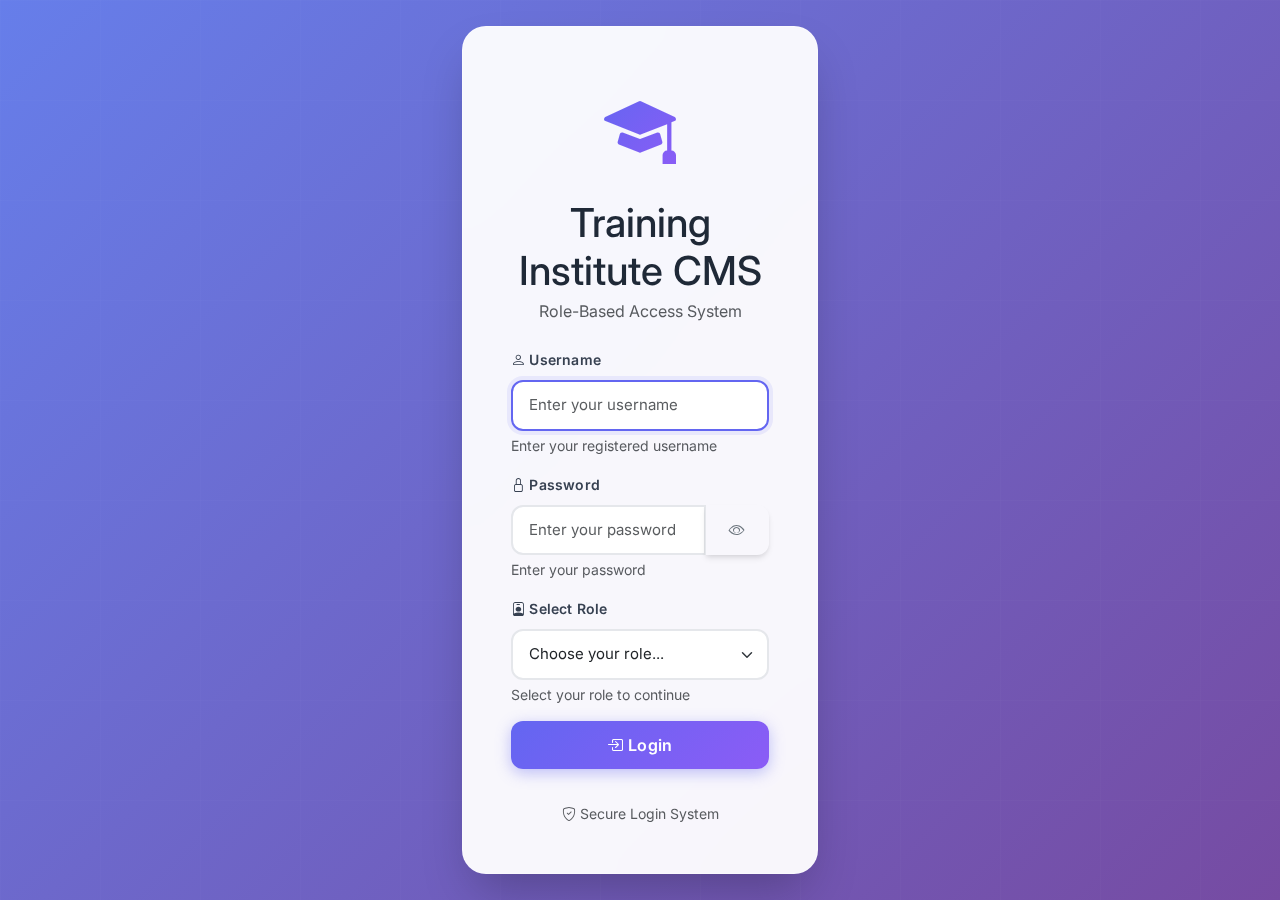
<file: IMS/index.html>
<!DOCTYPE html>
<html lang="en">
<head>
    <meta charset="UTF-8">
    <meta name="viewport" content="width=device-width, initial-scale=1.0, maximum-scale=5.0, user-scalable=yes">
    <meta http-equiv="X-UA-Compatible" content="IE=edge">
    <meta name="description" content="Training Institute CMS - Role-based Content Management System for managing students, trainers, attendance, leaves, hostel, and canteen operations">
    <meta name="keywords" content="CMS, Training Institute, Student Management, Attendance, Leave Management, Hostel Management">
    <meta name="author" content="Training Institute CMS">
    <meta name="theme-color" content="#6366f1">
    
    <!-- Open Graph / Facebook -->
    <meta property="og:type" content="website">
    <meta property="og:title" content="Training Institute CMS">
    <meta property="og:description" content="Role-based Content Management System for training institutes">
    
    <!-- Twitter -->
    <meta property="twitter:card" content="summary_large_image">
    <meta property="twitter:title" content="Training Institute CMS">
    <meta property="twitter:description" content="Role-based Content Management System for training institutes">
    
    <!-- Favicon -->
    <link rel="icon" type="image/svg+xml" href="data:image/svg+xml,<svg xmlns='http://www.w3.org/2000/svg' viewBox='0 0 100 100'><text y='.9em' font-size='90'>🎓</text></svg>">
    <link rel="apple-touch-icon" href="data:image/svg+xml,<svg xmlns='http://www.w3.org/2000/svg' viewBox='0 0 100 100'><text y='.9em' font-size='90'>🎓</text></svg>">
    
    <title>Training Institute CMS - Login</title>
    
    <!-- Preconnect for Performance -->
    <link rel="preconnect" href="https://fonts.googleapis.com">
    <link rel="preconnect" href="https://fonts.gstatic.com" crossorigin>
    <link rel="dns-prefetch" href="https://cdn.jsdelivr.net">
    
    <!-- Fonts -->
    <link href="https://fonts.googleapis.com/css2?family=Inter:wght@300;400;500;600;700;800;900&display=swap" rel="stylesheet">
    
    <!-- Bootstrap -->
    <link href="https://cdn.jsdelivr.net/npm/bootstrap@5.3.2/dist/css/bootstrap.min.css" rel="stylesheet">
    <link rel="stylesheet" href="https://cdn.jsdelivr.net/npm/bootstrap-icons@1.11.2/font/bootstrap-icons.css">
    
    <!-- Custom Styles -->
    <link rel="stylesheet" href="css/style.css">
    <link rel="stylesheet" href="css/toast.css">
</head>
<body class="login-page">
    <div class="container">
        <div class="row justify-content-center align-items-center min-vh-100">
            <div class="col-md-5 col-lg-4">
                <div class="login-card" role="main" aria-label="Login Form">
                    <div class="text-center mb-4">
                        <i class="bi bi-mortarboard-fill login-icon" aria-hidden="true"></i>
                        <h1 class="mt-3 mb-1">Training Institute CMS</h1>
                        <p class="text-muted">Role-Based Access System</p>
                    </div>
                    <form id="loginForm" novalidate>
                        <div class="mb-3">
                            <label for="username" class="form-label">
                                <i class="bi bi-person"></i> Username
                            </label>
                            <input 
                                type="text" 
                                class="form-control" 
                                id="username" 
                                name="username"
                                autocomplete="username"
                                placeholder="Enter your username"
                                required
                                aria-describedby="usernameHelp"
                            >
                            <div id="usernameHelp" class="form-text">Enter your registered username</div>
                        </div>
                        <div class="mb-3">
                            <label for="password" class="form-label">
                                <i class="bi bi-lock"></i> Password
                            </label>
                            <div class="input-group">
                                <input 
                                    type="password" 
                                    class="form-control" 
                                    id="password" 
                                    name="password"
                                    autocomplete="current-password"
                                    placeholder="Enter your password"
                                    required
                                    aria-describedby="passwordHelp"
                                >
                                <button 
                                    class="btn btn-outline-secondary" 
                                    type="button" 
                                    id="togglePassword"
                                    aria-label="Toggle password visibility"
                                >
                                    <i class="bi bi-eye" id="togglePasswordIcon"></i>
                                </button>
                            </div>
                            <div id="passwordHelp" class="form-text">Enter your password</div>
                        </div>
                        <div class="mb-3">
                            <label for="role" class="form-label">
                                <i class="bi bi-person-badge"></i> Select Role
                            </label>
                            <select 
                                class="form-select" 
                                id="role" 
                                name="role"
                                required
                                aria-describedby="roleHelp"
                            >
                                <option value="">Choose your role...</option>
                                <option value="admin">Admin / Manager</option>
                                <option value="trainer">Trainer</option>
                                <option value="mis">MIS (Merged with QIS)</option>
                                <option value="hostel">Hostel Incharge</option>
                                <option value="canteen">Canteen Incharge</option>
                                <option value="student">Student</option>
                            </select>
                            <div id="roleHelp" class="form-text">Select your role to continue</div>
                        </div>
                        <button type="submit" class="btn btn-primary w-100 mb-3" id="loginButton">
                            <i class="bi bi-box-arrow-in-right"></i> Login
                        </button>
                        <div class="alert alert-danger d-none" id="errorAlert" role="alert"></div>
                    </form>
                    <div class="text-center mt-3">
                        <small class="text-muted">
                            <i class="bi bi-shield-check"></i> Secure Login System
                        </small>
                    </div>
                </div>
            </div>
        </div>
    </div>
    
    <!-- Scripts -->
    <script src="https://cdn.jsdelivr.net/npm/bootstrap@5.3.2/dist/js/bootstrap.bundle.min.js"></script>
    <script src="js/utils.js"></script>
    <script src="js/data.js"></script>
    <script src="js/auth.js"></script>
    
    <script>
        // Password toggle functionality
        document.getElementById('togglePassword')?.addEventListener('click', function() {
            const passwordInput = document.getElementById('password');
            const icon = document.getElementById('togglePasswordIcon');
            const type = passwordInput.getAttribute('type') === 'password' ? 'text' : 'password';
            passwordInput.setAttribute('type', type);
            icon.classList.toggle('bi-eye');
            icon.classList.toggle('bi-eye-slash');
        });
        
        // Form validation
        document.getElementById('loginForm')?.addEventListener('submit', function(e) {
            if (!FormValidator.validate(this)) {
                e.preventDefault();
                Toast.error('Please fill all required fields correctly');
            }
        });
        
        // Auto-focus username on load
        document.addEventListener('DOMContentLoaded', function() {
            document.getElementById('username')?.focus();
        });
    </script>
</body>
</html>
</file>
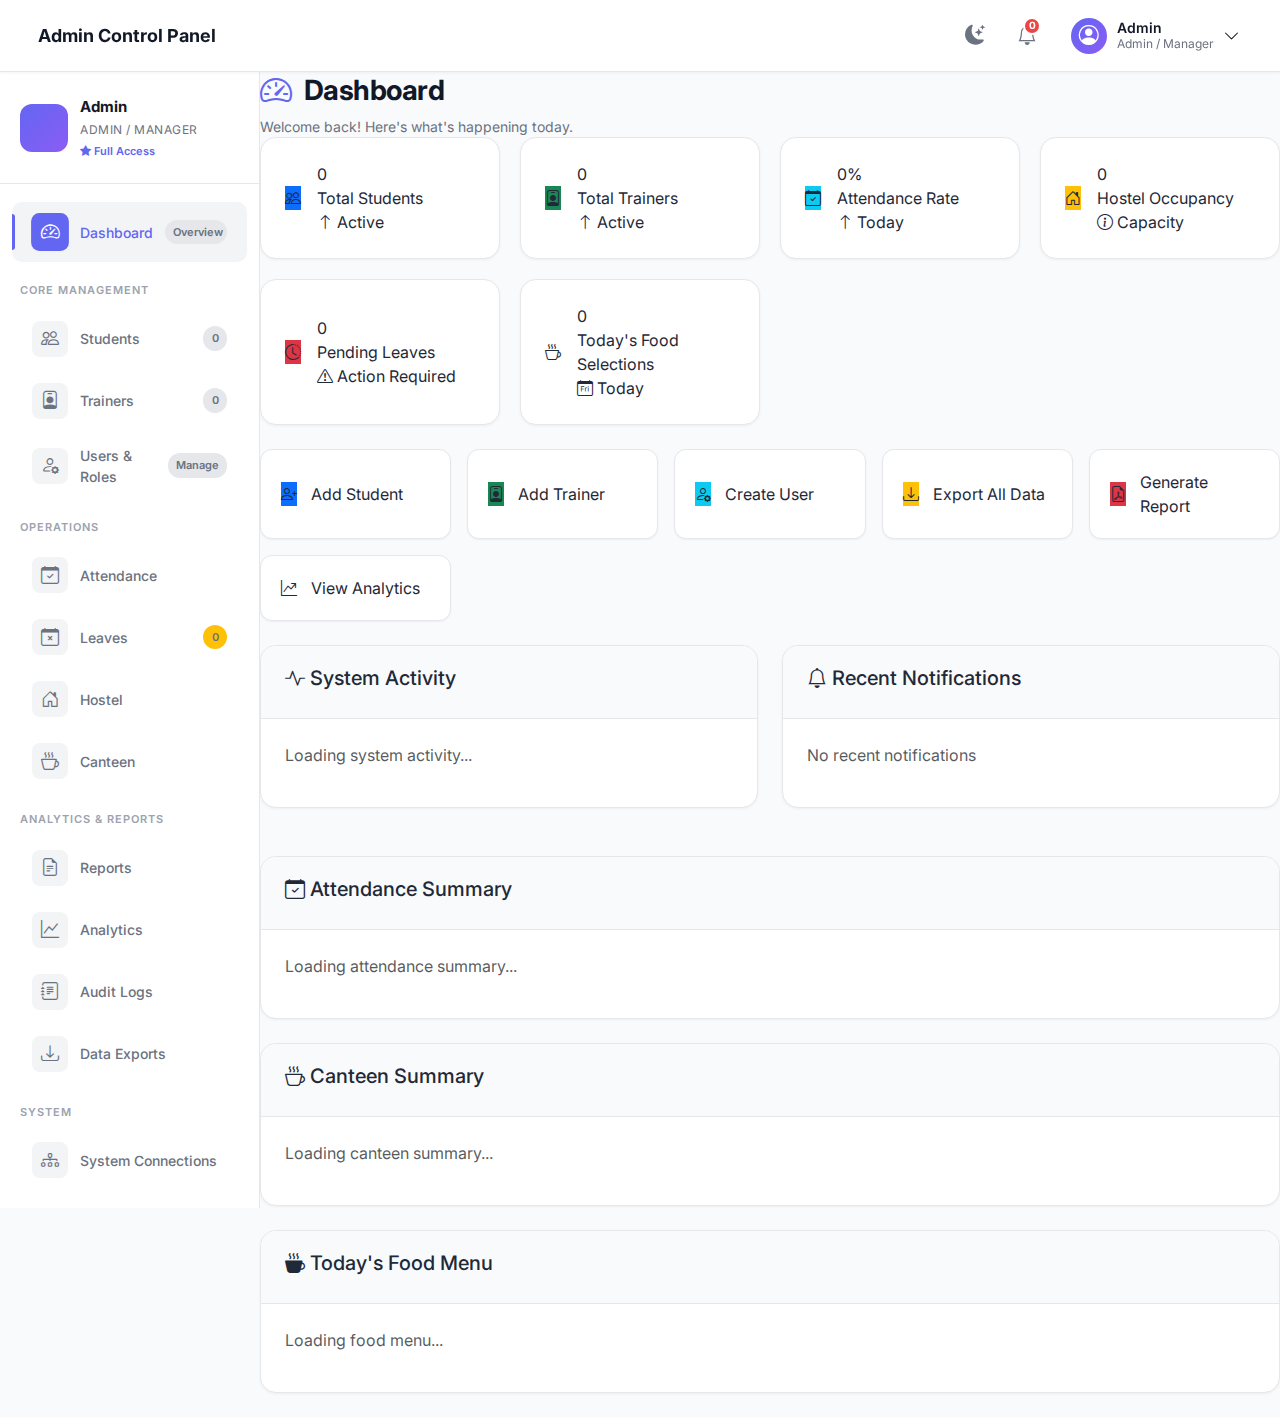
<file: IMS/admin-dashboard.html>
<!DOCTYPE html>
<html lang="en">
<head>
    <meta charset="UTF-8">
    <meta name="viewport" content="width=device-width, initial-scale=1.0, maximum-scale=5.0, user-scalable=yes">
    <meta http-equiv="X-UA-Compatible" content="IE=edge">
    <meta name="description" content="Admin Dashboard - Full System Control - Training Institute CMS">
    <meta name="theme-color" content="#6366f1">
    <title>Admin Dashboard - Full System Control | Training Institute CMS</title>
    <link rel="preconnect" href="https://fonts.googleapis.com">
    <link rel="preconnect" href="https://fonts.gstatic.com" crossorigin>
    <link href="https://fonts.googleapis.com/css2?family=Inter:wght@300;400;500;600;700;800;900&display=swap" rel="stylesheet">
    <link href="https://cdn.jsdelivr.net/npm/bootstrap@5.3.2/dist/css/bootstrap.min.css" rel="stylesheet">
    <link rel="stylesheet" href="https://cdn.jsdelivr.net/npm/bootstrap-icons@1.11.2/font/bootstrap-icons.css">
    <link rel="stylesheet" href="css/style.css">
    <link rel="stylesheet" href="css/toast.css">
    <link rel="stylesheet" href="css/admin-redesign.css">
</head>
<body>
    <!-- Top Navigation Bar -->
    <nav class="top-navbar">
        <div class="navbar-content">
            <div class="navbar-left">
                <button class="sidebar-toggle" id="sidebarToggle" aria-label="Toggle sidebar">
                    <i class="bi bi-list"></i>
                </button>
                <div class="logo-section">
                    <i class="bi bi-shield-check-fill text-primary"></i>
                    <span class="logo-text">Admin Control Panel</span>
                </div>
            </div>
            <div class="navbar-right">
                <div class="nav-item">
                    <button class="theme-toggle-navbar" id="themeToggle" aria-label="Toggle dark mode" title="Toggle dark mode">
                        <i class="bi bi-moon-stars"></i>
                    </button>
                </div>
                <div class="nav-item">
                    <button class="nav-icon-btn" id="notificationsBtn" aria-label="Notifications">
                        <i class="bi bi-bell"></i>
                        <span class="badge-notification" id="notificationsBadge">0</span>
                    </button>
                </div>
                <div class="nav-item">
                    <div class="user-dropdown">
                        <button class="user-profile-btn" id="userProfileBtn">
                            <div class="user-avatar">
                                <i class="bi bi-person-circle"></i>
                            </div>
                            <div class="user-details">
                                <span class="user-name-top" id="userNameTop">Admin</span>
                                <span class="user-role-top">Admin / Manager</span>
                            </div>
                            <i class="bi bi-chevron-down"></i>
                        </button>
                        <div class="dropdown-menu" id="userDropdown">
                            <a class="dropdown-item" href="#" onclick="showUserProfile()">
                                <i class="bi bi-person"></i> My Profile
                            </a>
                            <a class="dropdown-item" href="#" onclick="showSystemSettings()">
                                <i class="bi bi-gear"></i> System Settings
                            </a>
                            <div class="dropdown-divider"></div>
                            <a class="dropdown-item" href="#" onclick="logout()">
                                <i class="bi bi-box-arrow-right"></i> Logout
                            </a>
                        </div>
                    </div>
                </div>
            </div>
        </div>
    </nav>

    <div class="dashboard-wrapper">
        <!-- Sidebar -->
        <aside class="sidebar-new" id="sidebar">
            <div class="sidebar-header">
                <div class="user-info-card">
                    <div class="user-avatar-large">
                        <i class="bi bi-shield-check-fill text-primary"></i>
                    </div>
                    <div class="user-info-text">
                        <div class="user-name" id="userName">Admin</div>
                        <div class="user-role">Admin / Manager</div>
                        <div class="user-badge">
                            <i class="bi bi-star-fill"></i> Full Access
                        </div>
                    </div>
                </div>
            </div>
            
            <nav class="sidebar-nav">
                <a class="nav-item-new active" href="#" data-section="dashboard">
                    <div class="nav-icon-wrapper">
                        <i class="bi bi-speedometer2"></i>
                    </div>
                    <span class="nav-text">Dashboard</span>
                    <span class="nav-badge">Overview</span>
                </a>
                
                <div class="nav-section-title">Core Management</div>
                
                <a class="nav-item-new" href="#" data-section="students">
                    <div class="nav-icon-wrapper">
                        <i class="bi bi-people"></i>
                    </div>
                    <span class="nav-text">Students</span>
                    <span class="nav-badge" id="studentsBadge">0</span>
                </a>
                
                <a class="nav-item-new" href="#" data-section="trainers">
                    <div class="nav-icon-wrapper">
                        <i class="bi bi-person-badge"></i>
                    </div>
                    <span class="nav-text">Trainers</span>
                    <span class="nav-badge" id="trainersBadge">0</span>
                </a>
                
                <a class="nav-item-new" href="#" data-section="users">
                    <div class="nav-icon-wrapper">
                        <i class="bi bi-person-gear"></i>
                    </div>
                    <span class="nav-text">Users & Roles</span>
                    <span class="nav-badge">Manage</span>
                </a>
                
                <div class="nav-section-title">Operations</div>
                
                <a class="nav-item-new" href="#" data-section="attendance">
                    <div class="nav-icon-wrapper">
                        <i class="bi bi-calendar-check"></i>
                    </div>
                    <span class="nav-text">Attendance</span>
                </a>
                
                <a class="nav-item-new" href="#" data-section="leaves">
                    <div class="nav-icon-wrapper">
                        <i class="bi bi-calendar-x"></i>
                    </div>
                    <span class="nav-text">Leaves</span>
                    <span class="nav-badge bg-warning" id="leavesBadge">0</span>
                </a>
                
                <a class="nav-item-new" href="#" data-section="hostel">
                    <div class="nav-icon-wrapper">
                        <i class="bi bi-house-door"></i>
                    </div>
                    <span class="nav-text">Hostel</span>
                </a>
                
                <a class="nav-item-new" href="#" data-section="canteen">
                    <div class="nav-icon-wrapper">
                        <i class="bi bi-cup-hot"></i>
                    </div>
                    <span class="nav-text">Canteen</span>
                </a>
                
                <div class="nav-section-title">Analytics & Reports</div>
                
                <a class="nav-item-new" href="#" data-section="reports">
                    <div class="nav-icon-wrapper">
                        <i class="bi bi-file-earmark-text"></i>
                    </div>
                    <span class="nav-text">Reports</span>
                </a>
                
                <a class="nav-item-new" href="#" data-section="analytics">
                    <div class="nav-icon-wrapper">
                        <i class="bi bi-graph-up"></i>
                    </div>
                    <span class="nav-text">Analytics</span>
                </a>
                
                <a class="nav-item-new" href="#" data-section="audit">
                    <div class="nav-icon-wrapper">
                        <i class="bi bi-journal-text"></i>
                    </div>
                    <span class="nav-text">Audit Logs</span>
                </a>
                
                <a class="nav-item-new" href="#" data-section="exports">
                    <div class="nav-icon-wrapper">
                        <i class="bi bi-download"></i>
                    </div>
                    <span class="nav-text">Data Exports</span>
                </a>
                
                <div class="nav-section-title">System</div>
                
                <a class="nav-item-new" href="#" data-section="connections">
                    <div class="nav-icon-wrapper">
                        <i class="bi bi-diagram-3"></i>
                    </div>
                    <span class="nav-text">System Connections</span>
                </a>
            </nav>
        </aside>

        <!-- Main Content -->
        <main class="main-content-new">
            <!-- Dynamic Page Header -->
            <div class="page-header-modern" id="pageHeader">
                <div class="page-header-content">
                    <div>
                        <h1 class="page-title" id="pageTitle">System Dashboard</h1>
                        <p class="page-subtitle" id="pageSubtitle">Full system control and monitoring</p>
                    </div>
                    <div class="page-actions" id="pageActions">
                        <button class="btn btn-primary" onclick="refreshAllData()">
                            <i class="bi bi-arrow-clockwise"></i> Refresh
                        </button>
                    </div>
                </div>
            </div>

            <!-- Dashboard Section -->
            <div id="dashboard-section" class="content-section">
                <!-- System-wide KPIs -->
                <div class="stats-grid">
                    <div class="stat-card">
                        <div class="stat-icon bg-primary">
                            <i class="bi bi-people"></i>
                        </div>
                        <div class="stat-content">
                            <div class="stat-value" id="totalStudents">0</div>
                            <div class="stat-label">Total Students</div>
                            <div class="stat-change positive">
                                <i class="bi bi-arrow-up"></i> Active
                            </div>
                        </div>
                    </div>
                    
                    <div class="stat-card">
                        <div class="stat-icon bg-success">
                            <i class="bi bi-person-badge"></i>
                        </div>
                        <div class="stat-content">
                            <div class="stat-value" id="totalTrainers">0</div>
                            <div class="stat-label">Total Trainers</div>
                            <div class="stat-change positive">
                                <i class="bi bi-arrow-up"></i> Active
                            </div>
                        </div>
                    </div>
                    
                    <div class="stat-card">
                        <div class="stat-icon bg-info">
                            <i class="bi bi-calendar-check"></i>
                        </div>
                        <div class="stat-content">
                            <div class="stat-value" id="attendanceRate">0%</div>
                            <div class="stat-label">Attendance Rate</div>
                            <div class="stat-change positive">
                                <i class="bi bi-arrow-up"></i> Today
                            </div>
                        </div>
                    </div>
                    
                    <div class="stat-card">
                        <div class="stat-icon bg-warning">
                            <i class="bi bi-house-door"></i>
                        </div>
                        <div class="stat-content">
                            <div class="stat-value" id="hostelOccupancy">0</div>
                            <div class="stat-label">Hostel Occupancy</div>
                            <div class="stat-change">
                                <i class="bi bi-info-circle"></i> Capacity
                            </div>
                        </div>
                    </div>
                    
                    <div class="stat-card">
                        <div class="stat-icon bg-danger">
                            <i class="bi bi-clock-history"></i>
                        </div>
                        <div class="stat-content">
                            <div class="stat-value" id="pendingLeaves">0</div>
                            <div class="stat-label">Pending Leaves</div>
                            <div class="stat-change negative">
                                <i class="bi bi-exclamation-triangle"></i> Action Required
                            </div>
                        </div>
                    </div>
                    
                    <div class="stat-card">
                        <div class="stat-icon bg-purple">
                            <i class="bi bi-cup-hot"></i>
                        </div>
                        <div class="stat-content">
                            <div class="stat-value" id="foodSelections">0</div>
                            <div class="stat-label">Today's Food Selections</div>
                            <div class="stat-change">
                                <i class="bi bi-calendar-day"></i> Today
                            </div>
                        </div>
                    </div>
                </div>

                <!-- Quick Actions -->
                <div class="quick-actions-grid">
                    <div class="quick-action-card" onclick="showSection('students'); showAddStudentModal();">
                        <div class="action-icon bg-primary">
                            <i class="bi bi-person-plus"></i>
                        </div>
                        <div class="action-text">Add Student</div>
                    </div>
                    <div class="quick-action-card" onclick="showSection('trainers'); showAddTrainerModal();">
                        <div class="action-icon bg-success">
                            <i class="bi bi-person-badge"></i>
                        </div>
                        <div class="action-text">Add Trainer</div>
                    </div>
                    <div class="quick-action-card" onclick="showSection('users'); showAddUserModal();">
                        <div class="action-icon bg-info">
                            <i class="bi bi-person-gear"></i>
                        </div>
                        <div class="action-text">Create User</div>
                    </div>
                    <div class="quick-action-card" onclick="showSection('exports'); exportAllData();">
                        <div class="action-icon bg-warning">
                            <i class="bi bi-download"></i>
                        </div>
                        <div class="action-text">Export All Data</div>
                    </div>
                    <div class="quick-action-card" onclick="showSection('reports'); generateSystemReport();">
                        <div class="action-icon bg-danger">
                            <i class="bi bi-file-earmark-pdf"></i>
                        </div>
                        <div class="action-text">Generate Report</div>
                    </div>
                    <div class="quick-action-card" onclick="showSection('analytics'); loadAnalytics();">
                        <div class="action-icon bg-purple">
                            <i class="bi bi-graph-up-arrow"></i>
                        </div>
                        <div class="action-text">View Analytics</div>
                    </div>
                </div>

                <!-- System Overview Cards -->
                <div class="row mt-4">
                    <div class="col-md-6">
                        <div class="content-card-modern">
                            <div class="card-header-modern">
                                <h5><i class="bi bi-activity"></i> System Activity</h5>
                            </div>
                            <div class="card-body-modern" id="systemActivity">
                                <p class="text-muted">Loading system activity...</p>
                            </div>
                        </div>
                    </div>
                    <div class="col-md-6">
                        <div class="content-card-modern">
                            <div class="card-header-modern">
                                <h5><i class="bi bi-bell"></i> Recent Notifications</h5>
                            </div>
                            <div class="card-body-modern" id="recentNotifications">
                                <p class="text-muted">No recent notifications</p>
                            </div>
                        </div>
                    </div>
                </div>
                
                <!-- Attendance Summary -->
                <div class="content-card-modern mt-4">
                    <div class="card-header-modern">
                        <h5><i class="bi bi-calendar-check"></i> Attendance Summary</h5>
                    </div>
                    <div class="card-body-modern" id="attendanceSummary">
                        <p class="text-muted">Loading attendance summary...</p>
                    </div>
                </div>
                
                <!-- Canteen Summary -->
                <div class="content-card-modern mt-4">
                    <div class="card-header-modern">
                        <h5><i class="bi bi-cup-hot"></i> Canteen Summary</h5>
                    </div>
                    <div class="card-body-modern" id="canteenSummary">
                        <p class="text-muted">Loading canteen summary...</p>
                    </div>
                </div>
                
                <!-- Food Menu Display -->
                <div class="content-card-modern mt-4" id="foodMenuCard">
                    <div class="card-header-modern">
                        <h5><i class="bi bi-cup-hot-fill"></i> Today's Food Menu</h5>
                    </div>
                    <div class="card-body-modern" id="foodMenuDisplay">
                        <p class="text-muted">Loading food menu...</p>
                    </div>
                </div>
            </div>

            <!-- Students Section -->
            <div id="students-section" class="content-section d-none">
                <!-- Students Dashboard -->
                <div class="row mb-4" id="studentsDashboard">
                    <div class="col-md-3">
                        <div class="stat-card">
                            <div class="stat-icon bg-primary">
                                <i class="bi bi-people"></i>
                            </div>
                            <div class="stat-content">
                                <div class="stat-value" id="studentsTotalCount">0</div>
                                <div class="stat-label">Total Students</div>
                            </div>
                        </div>
                    </div>
                    <div class="col-md-3">
                        <div class="stat-card">
                            <div class="stat-icon bg-success">
                                <i class="bi bi-house-door"></i>
                            </div>
                            <div class="stat-content">
                                <div class="stat-value" id="studentsHostelCount">0</div>
                                <div class="stat-label">Hostel Students</div>
                            </div>
                        </div>
                    </div>
                    <div class="col-md-3">
                        <div class="stat-card">
                            <div class="stat-icon bg-info">
                                <i class="bi bi-diagram-3"></i>
                            </div>
                            <div class="stat-content">
                                <div class="stat-value" id="studentsBatchCount">0</div>
                                <div class="stat-label">Active Batches</div>
                            </div>
                        </div>
                    </div>
                    <div class="col-md-3">
                        <div class="stat-card">
                            <div class="stat-icon bg-warning">
                                <i class="bi bi-calendar-check"></i>
                            </div>
                            <div class="stat-content">
                                <div class="stat-value" id="studentsAttendanceRate">0%</div>
                                <div class="stat-label">Avg Attendance</div>
                            </div>
                        </div>
                    </div>
                </div>
                
                <div class="row mb-4">
                    <div class="col-md-6">
                        <div class="content-card-modern">
                            <div class="card-header-modern">
                                <h5><i class="bi bi-pie-chart"></i> Batch Distribution</h5>
                            </div>
                            <div class="card-body-modern" id="batchDistributionChart">
                                <p class="text-muted">Loading chart...</p>
                            </div>
                        </div>
                    </div>
                    <div class="col-md-6">
                        <div class="content-card-modern">
                            <div class="card-header-modern">
                                <h5><i class="bi bi-bar-chart"></i> Hostel Status</h5>
                            </div>
                            <div class="card-body-modern" id="hostelStatusChart">
                                <p class="text-muted">Loading chart...</p>
                            </div>
                        </div>
                    </div>
                </div>
                
                <!-- Students Table -->
                <div class="content-card-modern">
                    <div class="card-header-modern">
                        <div class="d-flex justify-content-between align-items-center">
                            <h5><i class="bi bi-table"></i> Student List</h5>
                            <div>
                                <button class="btn btn-sm btn-outline-primary me-2" onclick="exportData('students', 'csv')">
                                    <i class="bi bi-download"></i> Export
                                </button>
                                <button class="btn btn-sm btn-primary" onclick="showAddStudentModal()">
                                    <i class="bi bi-plus-circle"></i> Add Student
                                </button>
                            </div>
                        </div>
                    </div>
                    <div class="card-body-modern">
                        <div class="mb-3">
                            <input type="text" class="form-control" id="studentSearch" placeholder="Search students by name, ID, or batch...">
                        </div>
                        <div class="table-responsive">
                            <table class="table table-hover">
                                <thead>
                                    <tr>
                                        <th>ID</th>
                                        <th>Name</th>
                                        <th>Mobile</th>
                                        <th>Parent Number</th>
                                        <th>Batch</th>
                                        <th>Hostel</th>
                                        <th>Status</th>
                                        <th>Actions</th>
                                    </tr>
                                </thead>
                                <tbody id="studentsTableBody"></tbody>
                            </table>
                        </div>
                    </div>
                </div>
            </div>

            <!-- Trainers Section -->
            <div id="trainers-section" class="content-section d-none">
                <!-- Trainers Dashboard -->
                <div class="row mb-4" id="trainersDashboard">
                    <div class="col-md-4">
                        <div class="stat-card">
                            <div class="stat-icon bg-success">
                                <i class="bi bi-person-badge"></i>
                            </div>
                            <div class="stat-content">
                                <div class="stat-value" id="trainersTotalCount">0</div>
                                <div class="stat-label">Total Trainers</div>
                            </div>
                        </div>
                    </div>
                    <div class="col-md-4">
                        <div class="stat-card">
                            <div class="stat-icon bg-info">
                                <i class="bi bi-calendar-event"></i>
                            </div>
                            <div class="stat-content">
                                <div class="stat-value" id="trainersClassesCount">0</div>
                                <div class="stat-label">Active Classes</div>
                            </div>
                        </div>
                    </div>
                    <div class="col-md-4">
                        <div class="stat-card">
                            <div class="stat-icon bg-warning">
                                <i class="bi bi-clock-history"></i>
                            </div>
                            <div class="stat-content">
                                <div class="stat-value" id="trainersPendingLeaves">0</div>
                                <div class="stat-label">Pending Leaves</div>
                            </div>
                        </div>
                    </div>
                </div>
                
                <div class="row mb-4">
                    <div class="col-md-12">
                        <div class="content-card-modern">
                            <div class="card-header-modern">
                                <h5><i class="bi bi-list-ul"></i> Trainer Activity Overview</h5>
                            </div>
                            <div class="card-body-modern" id="trainerActivityOverview">
                                <p class="text-muted">Loading overview...</p>
                            </div>
                        </div>
                    </div>
                </div>
                
                <!-- Trainers Table -->
                <div class="content-card-modern">
                    <div class="card-header-modern">
                        <div class="d-flex justify-content-between align-items-center">
                            <h5><i class="bi bi-table"></i> Trainer List</h5>
                            <div>
                                <button class="btn btn-sm btn-outline-primary me-2" onclick="exportData('trainers', 'csv')">
                                    <i class="bi bi-download"></i> Export
                                </button>
                                <button class="btn btn-sm btn-primary" onclick="showAddTrainerModal()">
                                    <i class="bi bi-plus-circle"></i> Add Trainer
                                </button>
                            </div>
                        </div>
                    </div>
                    <div class="card-body-modern">
                        <div class="mb-3">
                            <input type="text" class="form-control" id="trainerSearch" placeholder="Search trainers...">
                        </div>
                        <div class="table-responsive">
                            <table class="table table-hover">
                                <thead>
                                    <tr>
                                        <th>ID</th>
                                        <th>Name</th>
                                        <th>Username</th>
                                        <th>Email</th>
                                        <th>Mobile</th>
                                        <th>Status</th>
                                        <th>Actions</th>
                                    </tr>
                                </thead>
                                <tbody id="trainersTableBody"></tbody>
                            </table>
                        </div>
                    </div>
                </div>
            </div>

            <!-- Users & Roles Section -->
            <div id="users-section" class="content-section d-none">
                <div class="content-card-modern">
                    <div class="card-header-modern">
                        <div class="d-flex justify-content-between align-items-center">
                            <h5><i class="bi bi-person-gear"></i> Users & Roles Management</h5>
                            <button class="btn btn-sm btn-primary" onclick="showAddUserModal()">
                                <i class="bi bi-plus-circle"></i> Create User
                            </button>
                        </div>
                    </div>
                    <div class="card-body-modern">
                        <ul class="nav nav-tabs mb-3">
                            <li class="nav-item">
                                <button class="nav-link active" data-bs-toggle="tab" data-bs-target="#usersTab">Users</button>
                            </li>
                            <li class="nav-item">
                                <button class="nav-link" data-bs-toggle="tab" data-bs-target="#rolesTab">Roles & Permissions</button>
                            </li>
                        </ul>
                        <div class="tab-content">
                            <div class="tab-pane fade show active" id="usersTab">
                                <div class="table-responsive">
                                    <table class="table table-hover">
                                        <thead>
                                            <tr>
                                                <th>Username</th>
                                                <th>Name</th>
                                                <th>Role</th>
                                                <th>Status</th>
                                                <th>Last Login</th>
                                                <th>Actions</th>
                                            </tr>
                                        </thead>
                                        <tbody id="usersTableBody"></tbody>
                                    </table>
                                </div>
                            </div>
                            <div class="tab-pane fade" id="rolesTab">
                                <div class="table-responsive">
                                    <table class="table table-hover">
                                        <thead>
                                            <tr>
                                                <th>Role</th>
                                                <th>Description</th>
                                                <th>Permissions</th>
                                                <th>Users</th>
                                                <th>Actions</th>
                                            </tr>
                                        </thead>
                                        <tbody id="rolesTableBody"></tbody>
                                    </table>
                                </div>
                            </div>
                        </div>
                    </div>
                </div>
            </div>

            <!-- Attendance Section -->
            <div id="attendance-section" class="content-section d-none">
                <!-- Attendance Dashboard -->
                <div class="row mb-4" id="attendanceDashboard">
                    <div class="col-md-3">
                        <div class="stat-card">
                            <div class="stat-icon bg-success">
                                <i class="bi bi-check-circle"></i>
                            </div>
                            <div class="stat-content">
                                <div class="stat-value" id="attendanceCompleted">0</div>
                                <div class="stat-label">Fully Completed</div>
                            </div>
                        </div>
                    </div>
                    <div class="col-md-3">
                        <div class="stat-card">
                            <div class="stat-icon bg-info">
                                <i class="bi bi-laptop"></i>
                            </div>
                            <div class="stat-content">
                                <div class="stat-value" id="attendanceOnline">0</div>
                                <div class="stat-label">Online Completed</div>
                            </div>
                        </div>
                    </div>
                    <div class="col-md-3">
                        <div class="stat-card">
                            <div class="stat-icon bg-warning">
                                <i class="bi bi-file-earmark"></i>
                            </div>
                            <div class="stat-content">
                                <div class="stat-value" id="attendanceOffline">0</div>
                                <div class="stat-label">Offline Received</div>
                            </div>
                        </div>
                    </div>
                    <div class="col-md-3">
                        <div class="stat-card">
                            <div class="stat-icon bg-danger">
                                <i class="bi bi-x-circle"></i>
                            </div>
                            <div class="stat-content">
                                <div class="stat-value" id="attendancePending">0</div>
                                <div class="stat-label">Pending</div>
                            </div>
                        </div>
                    </div>
                </div>
                
                <div class="row mb-4">
                    <div class="col-md-6">
                        <div class="content-card-modern">
                            <div class="card-header-modern">
                                <h5><i class="bi bi-pie-chart"></i> Attendance Status</h5>
                            </div>
                            <div class="card-body-modern" id="attendanceStatusChart">
                                <p class="text-muted">Loading chart...</p>
                            </div>
                        </div>
                    </div>
                    <div class="col-md-6">
                        <div class="content-card-modern">
                            <div class="card-header-modern">
                                <h5><i class="bi bi-bar-chart"></i> Batch-wise Attendance</h5>
                            </div>
                            <div class="card-body-modern" id="batchAttendanceChart">
                                <p class="text-muted">Loading chart...</p>
                            </div>
                        </div>
                    </div>
                </div>
                
                <!-- Attendance Table -->
                <div class="content-card-modern">
                    <div class="card-header-modern">
                        <h5><i class="bi bi-table"></i> Attendance Records</h5>
                    </div>
                    <div class="card-body-modern">
                        <div class="mb-3">
                            <input type="text" class="form-control" id="attendanceSearch" placeholder="Search students...">
                        </div>
                        <div class="table-responsive">
                            <table class="table table-hover">
                                <thead>
                                    <tr>
                                        <th>Student ID</th>
                                        <th>Name</th>
                                        <th>Batch</th>
                                        <th>Online Class</th>
                                        <th>Offline Records</th>
                                        <th>Actions</th>
                                    </tr>
                                </thead>
                                <tbody id="attendanceTableBody"></tbody>
                            </table>
                        </div>
                    </div>
                </div>
            </div>

            <!-- Leaves Section -->
            <div id="leaves-section" class="content-section d-none">
                <!-- Leaves Dashboard -->
                <div class="row mb-4" id="leavesDashboard">
                    <div class="col-md-3">
                        <div class="stat-card">
                            <div class="stat-icon bg-warning">
                                <i class="bi bi-clock-history"></i>
                            </div>
                            <div class="stat-content">
                                <div class="stat-value" id="leavesPendingCount">0</div>
                                <div class="stat-label">Pending</div>
                            </div>
                        </div>
                    </div>
                    <div class="col-md-3">
                        <div class="stat-card">
                            <div class="stat-icon bg-success">
                                <i class="bi bi-check-circle"></i>
                            </div>
                            <div class="stat-content">
                                <div class="stat-value" id="leavesApprovedCount">0</div>
                                <div class="stat-label">Approved</div>
                            </div>
                        </div>
                    </div>
                    <div class="col-md-3">
                        <div class="stat-card">
                            <div class="stat-icon bg-danger">
                                <i class="bi bi-x-circle"></i>
                            </div>
                            <div class="stat-content">
                                <div class="stat-value" id="leavesRejectedCount">0</div>
                                <div class="stat-label">Rejected</div>
                            </div>
                        </div>
                    </div>
                    <div class="col-md-3">
                        <div class="stat-card">
                            <div class="stat-icon bg-info">
                                <i class="bi bi-percent"></i>
                            </div>
                            <div class="stat-content">
                                <div class="stat-value" id="leavesApprovalRate">0%</div>
                                <div class="stat-label">Approval Rate</div>
                            </div>
                        </div>
                    </div>
                </div>
                
                <div class="row mb-4">
                    <div class="col-md-6">
                        <div class="content-card-modern">
                            <div class="card-header-modern">
                                <h5><i class="bi bi-pie-chart"></i> Leave Status Distribution</h5>
                            </div>
                            <div class="card-body-modern" id="leaveStatusChart">
                                <p class="text-muted">Loading chart...</p>
                            </div>
                        </div>
                    </div>
                    <div class="col-md-6">
                        <div class="content-card-modern">
                            <div class="card-header-modern">
                                <h5><i class="bi bi-bar-chart"></i> Leave by Type</h5>
                            </div>
                            <div class="card-body-modern" id="leaveTypeChart">
                                <p class="text-muted">Loading chart...</p>
                            </div>
                        </div>
                    </div>
                </div>
                
                <!-- Leaves Table -->
                <div class="content-card-modern">
                    <div class="card-header-modern">
                        <div class="d-flex justify-content-between align-items-center">
                            <h5><i class="bi bi-table"></i> Leave Management</h5>
                            <button class="btn btn-sm btn-outline-primary" onclick="exportData('leaves', 'csv')">
                                <i class="bi bi-download"></i> Export
                            </button>
                        </div>
                    </div>
                    <div class="card-body-modern">
                        <ul class="nav nav-tabs mb-3">
                            <li class="nav-item">
                                <button class="nav-link active" data-bs-toggle="tab" data-bs-target="#pendingLeavesTab">
                                    Pending <span class="badge bg-warning" id="pendingLeavesCount">0</span>
                                </button>
                            </li>
                            <li class="nav-item">
                                <button class="nav-link" data-bs-toggle="tab" data-bs-target="#approvedLeavesTab">
                                    Approved <span class="badge bg-success" id="approvedLeavesCount">0</span>
                                </button>
                            </li>
                            <li class="nav-item">
                                <button class="nav-link" data-bs-toggle="tab" data-bs-target="#rejectedLeavesTab">
                                    Rejected <span class="badge bg-danger" id="rejectedLeavesCount">0</span>
                                </button>
                            </li>
                        </ul>
                        <div class="tab-content">
                            <div class="tab-pane fade show active" id="pendingLeavesTab">
                                <div class="table-responsive">
                                    <table class="table table-hover">
                                        <thead>
                                            <tr>
                                                <th>Type</th>
                                                <th>ID/Name</th>
                                                <th>From</th>
                                                <th>To</th>
                                                <th>Reason</th>
                                                <th>Stage</th>
                                                <th>Actions</th>
                                            </tr>
                                        </thead>
                                        <tbody id="pendingLeavesTableBody"></tbody>
                                    </table>
                                </div>
                            </div>
                            <div class="tab-pane fade" id="approvedLeavesTab">
                                <div class="table-responsive">
                                    <table class="table table-hover">
                                        <thead>
                                            <tr>
                                                <th>Type</th>
                                                <th>ID/Name</th>
                                                <th>From</th>
                                                <th>To</th>
                                                <th>Reason</th>
                                                <th>Approved By</th>
                                                <th>Actions</th>
                                            </tr>
                                        </thead>
                                        <tbody id="approvedLeavesTableBody"></tbody>
                                    </table>
                                </div>
                            </div>
                            <div class="tab-pane fade" id="rejectedLeavesTab">
                                <div class="table-responsive">
                                    <table class="table table-hover">
                                        <thead>
                                            <tr>
                                                <th>Type</th>
                                                <th>ID/Name</th>
                                                <th>From</th>
                                                <th>To</th>
                                                <th>Reason</th>
                                                <th>Rejected By</th>
                                                <th>Actions</th>
                                            </tr>
                                        </thead>
                                        <tbody id="rejectedLeavesTableBody"></tbody>
                                    </table>
                                </div>
                            </div>
                        </div>
                    </div>
                </div>
            </div>

            <!-- Hostel Section -->
            <div id="hostel-section" class="content-section d-none">
                <!-- Hostel Dashboard -->
                <div class="row mb-4" id="hostelDashboard">
                    <div class="col-md-4">
                        <div class="stat-card">
                            <div class="stat-icon bg-primary">
                                <i class="bi bi-house-door"></i>
                            </div>
                            <div class="stat-content">
                                <div class="stat-value" id="hostelOccupancyCount">0</div>
                                <div class="stat-label">Occupancy</div>
                            </div>
                        </div>
                    </div>
                    <div class="col-md-4">
                        <div class="stat-card">
                            <div class="stat-icon bg-success">
                                <i class="bi bi-sunrise"></i>
                            </div>
                            <div class="stat-content">
                                <div class="stat-value" id="hostelMorningFood">0</div>
                                <div class="stat-label">Morning Selections</div>
                            </div>
                        </div>
                    </div>
                    <div class="col-md-4">
                        <div class="stat-card">
                            <div class="stat-icon bg-info">
                                <i class="bi bi-moon"></i>
                            </div>
                            <div class="stat-content">
                                <div class="stat-value" id="hostelNightFood">0</div>
                                <div class="stat-label">Night Selections</div>
                            </div>
                        </div>
                    </div>
                </div>
                
                <div class="row mb-4">
                    <div class="col-md-12">
                        <div class="content-card-modern">
                            <div class="card-header-modern">
                                <h5><i class="bi bi-bar-chart"></i> Food Selection Trends</h5>
                            </div>
                            <div class="card-body-modern" id="hostelFoodTrends">
                                <p class="text-muted">Loading trends...</p>
                            </div>
                        </div>
                    </div>
                </div>
                
                <!-- Hostel Details -->
                <div class="content-card-modern">
                    <div class="card-header-modern">
                        <h5><i class="bi bi-info-circle"></i> Hostel Details</h5>
                    </div>
                    <div class="card-body-modern">
                        <div class="row">
                            <div class="col-md-6">
                                <div class="card bg-light">
                                    <div class="card-body">
                                        <h6>Food Selection Counts</h6>
                                        <div id="hostelFoodCountDisplay"></div>
                                    </div>
                                </div>
                            </div>
                        </div>
                    </div>
                </div>
            </div>

            <!-- Canteen Section -->
            <div id="canteen-section" class="content-section d-none">
                <!-- Canteen Dashboard -->
                <div class="row mb-4" id="canteenDashboard">
                    <div class="col-md-3">
                        <div class="stat-card">
                            <div class="stat-icon bg-warning">
                                <i class="bi bi-box-seam"></i>
                            </div>
                            <div class="stat-content">
                                <div class="stat-value" id="canteenStockItems">0</div>
                                <div class="stat-label">Stock Items</div>
                            </div>
                        </div>
                    </div>
                    <div class="col-md-3">
                        <div class="stat-card">
                            <div class="stat-icon bg-success">
                                <i class="bi bi-sunrise"></i>
                            </div>
                            <div class="stat-content">
                                <div class="stat-value" id="canteenMorningSelections">0</div>
                                <div class="stat-label">Morning Selections</div>
                            </div>
                        </div>
                    </div>
                    <div class="col-md-3">
                        <div class="stat-card">
                            <div class="stat-icon bg-info">
                                <i class="bi bi-moon"></i>
                            </div>
                            <div class="stat-content">
                                <div class="stat-value" id="canteenNightSelections">0</div>
                                <div class="stat-label">Night Selections</div>
                            </div>
                        </div>
                    </div>
                    <div class="col-md-3">
                        <div class="stat-card">
                            <div class="stat-icon bg-primary">
                                <i class="bi bi-people"></i>
                            </div>
                            <div class="stat-content">
                                <div class="stat-value" id="canteenTotalSelections">0</div>
                                <div class="stat-label">Total Selections</div>
                            </div>
                        </div>
                    </div>
                </div>
                
                <div class="row mb-4">
                    <div class="col-md-6">
                        <div class="content-card-modern">
                            <div class="card-header-modern">
                                <h5><i class="bi bi-list-ul"></i> Stock Levels</h5>
                            </div>
                            <div class="card-body-modern" id="stockLevelsDisplay">
                                <p class="text-muted">Loading stock levels...</p>
                            </div>
                        </div>
                    </div>
                    <div class="col-md-6">
                        <div class="content-card-modern">
                            <div class="card-header-modern">
                                <h5><i class="bi bi-pie-chart"></i> Food Selection Distribution</h5>
                            </div>
                            <div class="card-body-modern" id="foodSelectionChart">
                                <p class="text-muted">Loading chart...</p>
                            </div>
                        </div>
                    </div>
                </div>
                
                <!-- Canteen Details -->
                <div class="content-card-modern">
                    <div class="card-header-modern">
                        <h5><i class="bi bi-info-circle"></i> Canteen Details</h5>
                    </div>
                    <div class="card-body-modern">
                        <div class="row">
                            <div class="col-md-6">
                                <div class="card bg-light">
                                    <div class="card-body">
                                        <h6>Stock Quantities</h6>
                                        <div id="stockDisplay"></div>
                                    </div>
                                </div>
                            </div>
                            <div class="col-md-6">
                                <div class="card bg-light">
                                    <div class="card-body">
                                        <h6>Food Selection Counts</h6>
                                        <div id="foodCountDisplay"></div>
                                    </div>
                                </div>
                            </div>
                        </div>
                    </div>
                </div>
            </div>

            <!-- Reports Section -->
            <div id="reports-section" class="content-section d-none">
                <div class="content-card-modern">
                    <div class="card-header-modern">
                        <h5><i class="bi bi-file-earmark-text"></i> System Reports</h5>
                    </div>
                    <div class="card-body-modern">
                        <div class="row">
                            <div class="col-md-4 mb-3">
                                <div class="card h-100">
                                    <div class="card-body text-center">
                                        <i class="bi bi-people fs-1 text-primary"></i>
                                        <h5 class="mt-3">Student Report</h5>
                                        <p class="text-muted">Generate comprehensive student reports</p>
                                        <button class="btn btn-primary" onclick="generateStudentReport()">Generate</button>
                                    </div>
                                </div>
                            </div>
                            <div class="col-md-4 mb-3">
                                <div class="card h-100">
                                    <div class="card-body text-center">
                                        <i class="bi bi-calendar-check fs-1 text-success"></i>
                                        <h5 class="mt-3">Attendance Report</h5>
                                        <p class="text-muted">View attendance statistics and trends</p>
                                        <button class="btn btn-success" onclick="generateAttendanceReport()">Generate</button>
                                    </div>
                                </div>
                            </div>
                            <div class="col-md-4 mb-3">
                                <div class="card h-100">
                                    <div class="card-body text-center">
                                        <i class="bi bi-calendar-x fs-1 text-warning"></i>
                                        <h5 class="mt-3">Leave Report</h5>
                                        <p class="text-muted">Analyze leave patterns and approvals</p>
                                        <button class="btn btn-warning" onclick="generateLeaveReport()">Generate</button>
                                    </div>
                                </div>
                            </div>
                        </div>
                    </div>
                </div>
            </div>

            <!-- Analytics Section -->
            <div id="analytics-section" class="content-section d-none">
                <div class="content-card-modern">
                    <div class="card-header-modern">
                        <h5><i class="bi bi-graph-up"></i> System Analytics</h5>
                    </div>
                    <div class="card-body-modern" id="analyticsContent">
                        <p class="text-muted">Loading analytics...</p>
                    </div>
                </div>
            </div>
            
            <!-- Audit Logs Section -->
            <div id="audit-section" class="content-section d-none">
                <div class="content-card-modern">
                    <div class="card-header-modern">
                        <div>
                            <h5><i class="bi bi-journal-text"></i> Audit Logs & Activity History</h5>
                            <p class="text-muted mb-0">Track all system activities, login history, and user actions</p>
                        </div>
                        <div>
                            <button class="btn btn-sm btn-primary" onclick="exportAuditLogs()">
                                <i class="bi bi-download"></i> Export Logs
                            </button>
                            <button class="btn btn-sm btn-secondary" onclick="clearAuditLogs()">
                                <i class="bi bi-trash"></i> Clear Old Logs
                            </button>
                        </div>
                    </div>
                    <div class="card-body-modern">
                        <div class="row mb-3">
                            <div class="col-md-3">
                                <label class="form-label">Filter by Action</label>
                                <select class="form-select" id="auditActionFilter" onchange="loadAuditLogs()">
                                    <option value="">All Actions</option>
                                    <option value="login">Login</option>
                                    <option value="logout">Logout</option>
                                    <option value="leave_approval">Leave Approval</option>
                                    <option value="leave_rejection">Leave Rejection</option>
                                    <option value="schedule_create">Schedule Create</option>
                                    <option value="schedule_update">Schedule Update</option>
                                    <option value="attendance_submit">Attendance Submit</option>
                                    <option value="user_create">User Create</option>
                                    <option value="user_status_change">User Status Change</option>
                                </select>
                            </div>
                            <div class="col-md-3">
                                <label class="form-label">Filter by User</label>
                                <input type="text" class="form-control" id="auditUserFilter" placeholder="Username" onkeyup="loadAuditLogs()">
                            </div>
                            <div class="col-md-3">
                                <label class="form-label">Filter by Role</label>
                                <select class="form-select" id="auditRoleFilter" onchange="loadAuditLogs()">
                                    <option value="">All Roles</option>
                                    <option value="admin">Admin</option>
                                    <option value="trainer">Trainer</option>
                                    <option value="qis">QIS</option>
                                    <option value="mis">MIS</option>
                                    <option value="hostel">Hostel Incharge</option>
                                    <option value="canteen">Canteen Incharge</option>
                                    <option value="student">Student</option>
                                </select>
                            </div>
                            <div class="col-md-3">
                                <label class="form-label">Date Range</label>
                                <input type="date" class="form-control" id="auditDateFilter" onchange="loadAuditLogs()">
                            </div>
                        </div>
                        <div class="table-responsive">
                            <table class="table table-hover">
                                <thead>
                                    <tr>
                                        <th>Timestamp</th>
                                        <th>User</th>
                                        <th>Role</th>
                                        <th>Action</th>
                                        <th>Details</th>
                                    </tr>
                                </thead>
                                <tbody id="auditLogsTableBody">
                                    <tr><td colspan="5" class="text-center text-muted">Loading audit logs...</td></tr>
                                </tbody>
                            </table>
                        </div>
                    </div>
                </div>
            </div>

            <!-- Exports Section -->
            <div id="exports-section" class="content-section d-none">
                <div class="content-card-modern">
                    <div class="card-header-modern">
                        <h5><i class="bi bi-download"></i> Data Exports</h5>
                    </div>
                    <div class="card-body-modern">
                        <div class="row">
                            <div class="col-md-6 mb-3">
                                <div class="card">
                                    <div class="card-body">
                                        <h6><i class="bi bi-people"></i> Export Students</h6>
                                        <p class="text-muted">Export all student data to CSV</p>
                                        <button class="btn btn-primary w-100" onclick="exportData('students', 'csv')">
                                            <i class="bi bi-download"></i> Export CSV
                                        </button>
                                    </div>
                                </div>
                            </div>
                            <div class="col-md-6 mb-3">
                                <div class="card">
                                    <div class="card-body">
                                        <h6><i class="bi bi-person-badge"></i> Export Trainers</h6>
                                        <p class="text-muted">Export all trainer data to CSV</p>
                                        <button class="btn btn-success w-100" onclick="exportData('trainers', 'csv')">
                                            <i class="bi bi-download"></i> Export CSV
                                        </button>
                                    </div>
                                </div>
                            </div>
                            <div class="col-md-6 mb-3">
                                <div class="card">
                                    <div class="card-body">
                                        <h6><i class="bi bi-calendar-check"></i> Export Attendance</h6>
                                        <p class="text-muted">Export attendance records</p>
                                        <button class="btn btn-info w-100" onclick="exportData('attendance', 'csv')">
                                            <i class="bi bi-download"></i> Export CSV
                                        </button>
                                    </div>
                                </div>
                            </div>
                            <div class="col-md-6 mb-3">
                                <div class="card">
                                    <div class="card-body">
                                        <h6><i class="bi bi-calendar-x"></i> Export Leaves</h6>
                                        <p class="text-muted">Export all leave records</p>
                                        <button class="btn btn-warning w-100" onclick="exportData('leaves', 'csv')">
                                            <i class="bi bi-download"></i> Export CSV
                                        </button>
                                    </div>
                                </div>
                            </div>
                        </div>
                        <div class="mt-3">
                            <button class="btn btn-danger w-100" onclick="exportAllData()">
                                <i class="bi bi-download"></i> Export All Data (Complete Backup)
                            </button>
                        </div>
                    </div>
                </div>
            </div>

            <!-- System Connections Section -->
            <div id="connections-section" class="content-section d-none">
                <div class="content-card-modern">
                    <div class="card-header-modern">
                        <h5><i class="bi bi-diagram-3"></i> System Connections & Architecture</h5>
                    </div>
                    <div class="card-body-modern">
                        <div class="alert alert-info">
                            <i class="bi bi-info-circle"></i> <strong>How Admin Connects to All Pages:</strong> All dashboards share the same data storage (localStorage) and authentication system.
                        </div>
                        
                        <!-- Connection Diagram -->
                        <div class="row mt-4">
                            <div class="col-md-12">
                                <h6 class="mb-3"><i class="bi bi-share"></i> Data Flow Architecture</h6>
                                <div class="system-connections-diagram">
                                    <div class="connection-node admin-node">
                                        <div class="node-header bg-primary text-white">
                                            <i class="bi bi-shield-check"></i> Admin Dashboard
                                        </div>
                                        <div class="node-body">
                                            <p><strong>Full System Control</strong></p>
                                            <ul class="small">
                                                <li>Reads/Writes all data</li>
                                                <li>Manages users & roles</li>
                                                <li>Views all dashboards data</li>
                                                <li>Can override any action</li>
                                            </ul>
                                        </div>
                                    </div>
                                    
                                    <div class="connection-arrow">
                                        <i class="bi bi-arrow-down"></i>
                                    </div>
                                    
                                    <div class="connection-node storage-node">
                                        <div class="node-header bg-success text-white">
                                            <i class="bi bi-database"></i> Shared Data Storage (localStorage)
                                        </div>
                                        <div class="node-body">
                                            <div class="row">
                                                <div class="col-md-6">
                                                    <strong>Data Files:</strong>
                                                    <ul class="small">
                                                        <li>students</li>
                                                        <li>trainers</li>
                                                        <li>studentLeaves</li>
                                                        <li>trainerLeaves</li>
                                                        <li>foodMenu</li>
                                                        <li>foodSelections</li>
                                                        <li>canteenStock</li>
                                                        <li>allClasses</li>
                                                    </ul>
                                                </div>
                                                <div class="col-md-6">
                                                    <strong>Shared Functions:</strong>
                                                    <ul class="small">
                                                        <li>getStudents()</li>
                                                        <li>getTrainers()</li>
                                                        <li>getStudentLeaves()</li>
                                                        <li>getTrainerLeaves()</li>
                                                        <li>getFoodMenu()</li>
                                                        <li>saveStudent()</li>
                                                        <li>saveStudentLeave()</li>
                                                    </ul>
                                                </div>
                                            </div>
                                        </div>
                                    </div>
                                    
                                    <div class="connection-arrow">
                                        <i class="bi bi-arrow-down"></i>
                                    </div>
                                    
                                    <div class="row mt-3">
                                        <div class="col-md-3">
                                            <div class="connection-node user-node">
                                                <div class="node-header bg-info text-white">
                                                    <i class="bi bi-people"></i> Student Dashboard
                                                </div>
                                                <div class="node-body">
                                                    <p class="small"><strong>Reads:</strong> Own data</p>
                                                    <p class="small"><strong>Writes:</strong> Food selections, Leave applications</p>
                                                    <p class="small"><strong>File:</strong> student-dashboard.html</p>
                                                    <p class="small"><strong>Script:</strong> js/student.js</p>
                                                </div>
                                            </div>
                                        </div>
                                        <div class="col-md-3">
                                            <div class="connection-node user-node">
                                                <div class="node-header bg-warning text-white">
                                                    <i class="bi bi-person-badge"></i> Trainer Dashboard
                                                </div>
                                                <div class="node-body">
                                                    <p class="small"><strong>Reads:</strong> Students, Classes</p>
                                                    <p class="small"><strong>Writes:</strong> Classes, Leave applications</p>
                                                    <p class="small"><strong>File:</strong> trainer-dashboard.html</p>
                                                    <p class="small"><strong>Script:</strong> js/trainer.js</p>
                                                </div>
                                            </div>
                                        </div>
                                        <div class="col-md-3">
                                            <div class="connection-node user-node">
                                                <div class="node-header bg-danger text-white">
                                                    <i class="bi bi-clipboard-data"></i> MIS Dashboard
                                                </div>
                                                <div class="node-body">
                                                    <p class="small"><strong>Reads:</strong> All student data</p>
                                                    <p class="small"><strong>Writes:</strong> Attendance, Leaves (Level 2)</p>
                                                    <p class="small"><strong>File:</strong> mis-dashboard.html</p>
                                                    <p class="small"><strong>Script:</strong> js/mis.js</p>
                                                </div>
                                            </div>
                                        </div>
                                        <div class="col-md-3">
                                            <div class="connection-node user-node">
                                                <div class="node-header bg-purple text-white">
                                                    <i class="bi bi-shield-check"></i> Admin Dashboard
                                                </div>
                                                <div class="node-body">
                                                    <p class="small"><strong>Reads:</strong> Everything</p>
                                                    <p class="small"><strong>Writes:</strong> Everything</p>
                                                    <p class="small"><strong>File:</strong> admin-dashboard.html</p>
                                                    <p class="small"><strong>Script:</strong> js/admin.js</p>
                                                </div>
                                            </div>
                                        </div>
                                    </div>
                                </div>
                            </div>
                        </div>
                        
                        <!-- Shared Resources -->
                        <div class="row mt-4">
                            <div class="col-md-6">
                                <div class="card">
                                    <div class="card-header bg-primary text-white">
                                        <h6 class="mb-0"><i class="bi bi-link-45deg"></i> Shared JavaScript Files</h6>
                                    </div>
                                    <div class="card-body">
                                        <ul class="list-group list-group-flush">
                                            <li class="list-group-item">
                                                <i class="bi bi-file-code text-primary"></i> <strong>js/data.js</strong>
                                                <br><small class="text-muted">Central data management - All dashboards use this</small>
                                            </li>
                                            <li class="list-group-item">
                                                <i class="bi bi-file-code text-success"></i> <strong>js/auth.js</strong>
                                                <br><small class="text-muted">Authentication system - Login/logout for all roles</small>
                                            </li>
                                            <li class="list-group-item">
                                                <i class="bi bi-file-code text-info"></i> <strong>js/utils.js</strong>
                                                <br><small class="text-muted">Utility functions - Toast, ConfirmDialog, etc.</small>
                                            </li>
                                            <li class="list-group-item">
                                                <i class="bi bi-file-code text-warning"></i> <strong>js/dashboard-enhancements.js</strong>
                                                <br><small class="text-muted">Common dashboard features - Dark mode, search, etc.</small>
                                            </li>
                                        </ul>
                                    </div>
                                </div>
                            </div>
                            <div class="col-md-6">
                                <div class="card">
                                    <div class="card-header bg-success text-white">
                                        <h6 class="mb-0"><i class="bi bi-database"></i> Shared Data Storage</h6>
                                    </div>
                                    <div class="card-body">
                                        <p><strong>Storage Type:</strong> Browser localStorage</p>
                                        <p><strong>Scope:</strong> All pages share the same storage</p>
                                        <p><strong>Connection:</strong> When admin updates data, all other dashboards see the changes immediately</p>
                                        
                                        <div class="mt-3">
                                            <h6>Data Keys Used:</h6>
                                            <div class="row">
                                                <div class="col-md-6">
                                                    <ul class="small">
                                                        <li>students</li>
                                                        <li>trainers</li>
                                                        <li>studentLeaves</li>
                                                        <li>trainerLeaves</li>
                                                    </ul>
                                                </div>
                                                <div class="col-md-6">
                                                    <ul class="small">
                                                        <li>foodMenu</li>
                                                        <li>foodSelections</li>
                                                        <li>canteenStock</li>
                                                        <li>allClasses</li>
                                                    </ul>
                                                </div>
                                            </div>
                                        </div>
                                    </div>
                                </div>
                            </div>
                        </div>
                        
                        <!-- How Admin Controls Other Pages -->
                        <div class="row mt-4">
                            <div class="col-md-12">
                                <div class="card">
                                    <div class="card-header bg-danger text-white">
                                        <h6 class="mb-0"><i class="bi bi-shield-check"></i> Admin Control Over Other Dashboards</h6>
                                    </div>
                                    <div class="card-body">
                                        <div class="row">
                                            <div class="col-md-4">
                                                <h6><i class="bi bi-people text-primary"></i> Student Dashboard</h6>
                                                <ul class="small">
                                                    <li>Admin can view all student data</li>
                                                    <li>Admin can add/edit/delete students</li>
                                                    <li>Admin sees all food selections students make</li>
                                                    <li>Admin can approve/reject student leaves</li>
                                                    <li>Admin can update student attendance</li>
                                                </ul>
                                            </div>
                                            <div class="col-md-4">
                                                <h6><i class="bi bi-person-badge text-success"></i> Trainer Dashboard</h6>
                                                <ul class="small">
                                                    <li>Admin can view all trainer data</li>
                                                    <li>Admin can add/edit/delete trainers</li>
                                                    <li>Admin sees all classes trainers create</li>
                                                    <li>Admin can approve/reject trainer leaves</li>
                                                    <li>Admin manages trainer permissions</li>
                                                </ul>
                                            </div>
                                            <div class="col-md-4">
                                                <h6><i class="bi bi-clipboard-data text-warning"></i> MIS Dashboard</h6>
                                                <ul class="small">
                                                    <li>Admin can view all MIS actions</li>
                                                    <li>Admin can override MIS approvals</li>
                                                    <li>Admin sees all Level 2 approved leaves</li>
                                                    <li>Admin has final approval authority</li>
                                                    <li>Admin can manage MIS users</li>
                                                </ul>
                                            </div>
                                        </div>
                                    </div>
                                </div>
                            </div>
                        </div>
                        
                        <!-- Real-time Connection Status -->
                        <div class="row mt-4">
                            <div class="col-md-12">
                                <div class="card">
                                    <div class="card-header bg-info text-white">
                                        <h6 class="mb-0"><i class="bi bi-activity"></i> Real-time Connection Status</h6>
                                    </div>
                                    <div class="card-body">
                                        <div class="row">
                                            <div class="col-md-3">
                                                <div class="text-center p-3 bg-light rounded">
                                                    <i class="bi bi-database fs-1 text-success"></i>
                                                    <h6 class="mt-2">Data Storage</h6>
                                                    <span class="badge bg-success">Connected</span>
                                                </div>
                                            </div>
                                            <div class="col-md-3">
                                                <div class="text-center p-3 bg-light rounded">
                                                    <i class="bi bi-people fs-1 text-primary"></i>
                                                    <h6 class="mt-2">Student Data</h6>
                                                    <span class="badge bg-primary" id="studentDataStatus">Active</span>
                                                </div>
                                            </div>
                                            <div class="col-md-3">
                                                <div class="text-center p-3 bg-light rounded">
                                                    <i class="bi bi-person-badge fs-1 text-success"></i>
                                                    <h6 class="mt-2">Trainer Data</h6>
                                                    <span class="badge bg-success" id="trainerDataStatus">Active</span>
                                                </div>
                                            </div>
                                            <div class="col-md-3">
                                                <div class="text-center p-3 bg-light rounded">
                                                    <i class="bi bi-shield-check fs-1 text-danger"></i>
                                                    <h6 class="mt-2">Admin Access</h6>
                                                    <span class="badge bg-danger">Full Control</span>
                                                </div>
                                            </div>
                                        </div>
                                        <div class="mt-3">
                                            <p class="text-muted small">
                                                <i class="bi bi-info-circle"></i> <strong>Note:</strong> All dashboards read from and write to the same localStorage. 
                                                When you make changes in the admin panel, those changes are immediately available to all other dashboards. 
                                                This creates a real-time connection between all pages.
                                            </p>
                                        </div>
                                    </div>
                                </div>
                            </div>
                        </div>
                    </div>
                </div>
            </div>
        </main>
    </div>

    <!-- Modals will be added here -->
    <!-- Add Student Modal -->
    <div class="modal fade" id="addStudentModal" tabindex="-1">
        <div class="modal-dialog modal-lg">
            <div class="modal-content">
                <div class="modal-header">
                    <h5 class="modal-title">Add/Edit Student</h5>
                    <button type="button" class="btn-close" data-bs-dismiss="modal"></button>
                </div>
                <div class="modal-body">
                    <form id="addStudentForm">
                        <input type="hidden" id="studentId">
                        <div class="row">
                            <div class="col-md-6 mb-3">
                                <label class="form-label">Student Name *</label>
                                <input type="text" class="form-control" id="studentName" required>
                            </div>
                            <div class="col-md-6 mb-3">
                                <label class="form-label">Student ID *</label>
                                <input type="text" class="form-control" id="studentIdInput" required>
                            </div>
                            <div class="col-md-6 mb-3">
                                <label class="form-label">Mobile Number *</label>
                                <input type="tel" class="form-control" id="studentMobile" required>
                            </div>
                            <div class="col-md-6 mb-3">
                                <label class="form-label">Parent Number *</label>
                                <input type="tel" class="form-control" id="parentNumber" required>
                            </div>
                            <div class="col-md-6 mb-3">
                                <label class="form-label">Batch Number *</label>
                                <input type="text" class="form-control" id="batchNumber" required>
                            </div>
                            <div class="col-md-6 mb-3">
                                <label class="form-label">Current Batch *</label>
                                <input type="text" class="form-control" id="currentBatch" required>
                            </div>
                            <div class="col-md-6 mb-3">
                                <label class="form-label">Hostel Status *</label>
                                <select class="form-select" id="hostelStatus" required>
                                    <option value="Yes">Yes</option>
                                    <option value="No">No</option>
                                </select>
                            </div>
                            <div class="col-md-6 mb-3">
                                <label class="form-label">Location</label>
                                <input type="text" class="form-control" id="location" placeholder="e.g., Delhi, Mumbai">
                            </div>
                        </div>
                    </form>
                </div>
                <div class="modal-footer">
                    <button type="button" class="btn btn-secondary" data-bs-dismiss="modal">Cancel</button>
                    <button type="button" class="btn btn-primary" onclick="saveStudent()">Save Student</button>
                </div>
            </div>
        </div>
    </div>

    <!-- Add Trainer Modal -->
    <div class="modal fade" id="addTrainerModal" tabindex="-1">
        <div class="modal-dialog">
            <div class="modal-content">
                <div class="modal-header">
                    <h5 class="modal-title">Add/Edit Trainer</h5>
                    <button type="button" class="btn-close" data-bs-dismiss="modal"></button>
                </div>
                <div class="modal-body">
                    <form id="addTrainerForm">
                        <input type="hidden" id="trainerId">
                        <div class="mb-3">
                            <label class="form-label">Trainer Name *</label>
                            <input type="text" class="form-control" id="trainerName" required>
                        </div>
                        <div class="mb-3">
                            <label class="form-label">Username *</label>
                            <input type="text" class="form-control" id="trainerUsername" required>
                        </div>
                        <div class="mb-3">
                            <label class="form-label">Email</label>
                            <input type="email" class="form-control" id="trainerEmail">
                        </div>
                        <div class="mb-3">
                            <label class="form-label">Mobile</label>
                            <input type="tel" class="form-control" id="trainerMobile">
                        </div>
                    </form>
                </div>
                <div class="modal-footer">
                    <button type="button" class="btn btn-secondary" data-bs-dismiss="modal">Cancel</button>
                    <button type="button" class="btn btn-primary" onclick="saveTrainer()">Save Trainer</button>
                </div>
            </div>
        </div>
    </div>

    <!-- Add User Modal -->
    <div class="modal fade" id="addUserModal" tabindex="-1">
        <div class="modal-dialog">
            <div class="modal-content">
                <div class="modal-header">
                    <h5 class="modal-title">Create/Edit User</h5>
                    <button type="button" class="btn-close" data-bs-dismiss="modal"></button>
                </div>
                <div class="modal-body">
                    <form id="addUserForm">
                        <input type="hidden" id="userId">
                        <div class="mb-3">
                            <label class="form-label">Username *</label>
                            <input type="text" class="form-control" id="userUsername" required>
                        </div>
                        <div class="mb-3">
                            <label class="form-label">Name *</label>
                            <input type="text" class="form-control" id="userName" required>
                        </div>
                        <div class="mb-3">
                            <label class="form-label">Password *</label>
                            <input type="password" class="form-control" id="userPassword" required>
                        </div>
                        <div class="mb-3">
                            <label class="form-label">Role *</label>
                            <select class="form-select" id="userRole" required>
                                <option value="">Select Role</option>
                                <option value="admin">Admin / Manager</option>
                                <option value="trainer">Trainer</option>
                                <option value="mis">MIS</option>
                                <option value="student">Student</option>
                            </select>
                        </div>
                    </form>
                </div>
                <div class="modal-footer">
                    <button type="button" class="btn btn-secondary" data-bs-dismiss="modal">Cancel</button>
                    <button type="button" class="btn btn-primary" onclick="saveUser()">Save User</button>
                </div>
            </div>
        </div>
    </div>

    <!-- Scripts -->
    <script src="https://cdn.jsdelivr.net/npm/bootstrap@5.3.2/dist/js/bootstrap.bundle.min.js"></script>
    <script src="js/utils.js"></script>
    <script src="js/data.js"></script>
    <script src="js/auth.js"></script>
    <script src="js/admin.js"></script>
    <script src="js/dashboard-enhancements.js"></script>
    <script src="js/admin-redesign.js"></script>
    <script src="js/admin-fixes.js"></script>
</body>
</html>
</file>
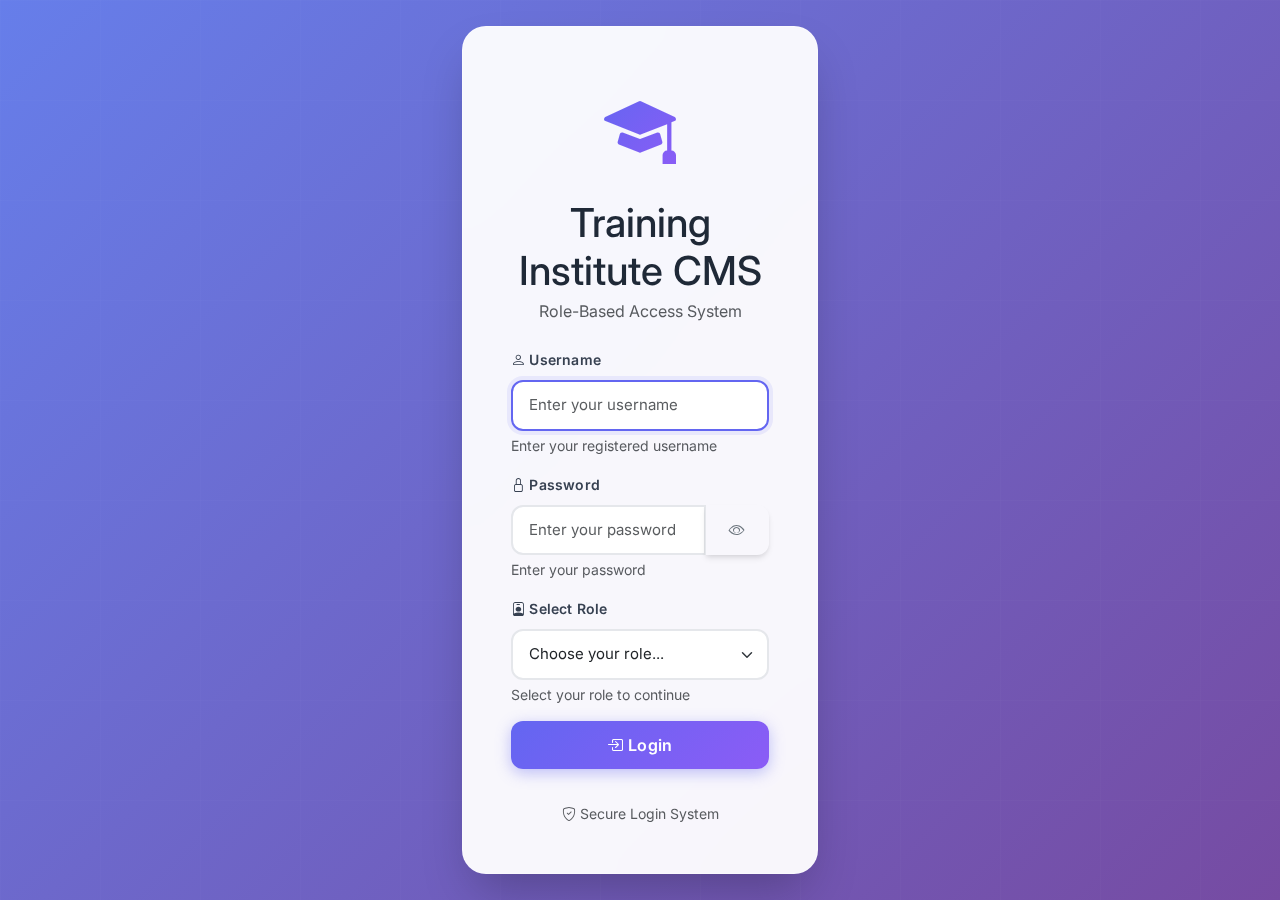
<file: IMS/canteen-dashboard.html>
<!DOCTYPE html>
<html lang="en">
<head>
    <meta charset="UTF-8">
    <meta name="viewport" content="width=device-width, initial-scale=1.0, maximum-scale=5.0, user-scalable=yes">
    <meta http-equiv="X-UA-Compatible" content="IE=edge">
    <meta name="description" content="Canteen Incharge Dashboard - Training Institute CMS">
    <meta name="theme-color" content="#6366f1">
    <title>Canteen Incharge Dashboard - Training Institute CMS</title>
    <link rel="preconnect" href="https://fonts.googleapis.com">
    <link rel="preconnect" href="https://fonts.gstatic.com" crossorigin>
    <link href="https://fonts.googleapis.com/css2?family=Inter:wght@300;400;500;600;700;800;900&display=swap" rel="stylesheet">
    <link href="https://cdn.jsdelivr.net/npm/bootstrap@5.3.2/dist/css/bootstrap.min.css" rel="stylesheet">
    <link rel="stylesheet" href="https://cdn.jsdelivr.net/npm/bootstrap-icons@1.11.2/font/bootstrap-icons.css">
    <link rel="stylesheet" href="css/style.css">
    <link rel="stylesheet" href="css/toast.css">
    <link rel="stylesheet" href="css/admin-redesign.css">
</head>
<body>
    <!-- Top Navigation Bar -->
    <nav class="top-navbar">
        <div class="navbar-content">
            <div class="navbar-left">
                <button class="sidebar-toggle" id="sidebarToggle" aria-label="Toggle sidebar">
                    <i class="bi bi-list"></i>
                </button>
                <div class="logo-section">
                    <i class="bi bi-cup-hot-fill"></i>
                    <span class="logo-text">Canteen Management</span>
                </div>
            </div>
            <div class="navbar-right">
                <div class="nav-item">
                    <div class="user-dropdown">
                        <button class="user-profile-btn" id="userProfileBtn">
                            <div class="user-avatar">
                                <i class="bi bi-person-circle"></i>
                            </div>
                            <div class="user-details">
                                <span class="user-name-top" id="userNameTop">Canteen Incharge</span>
                                <span class="user-role-top">Canteen Incharge</span>
                            </div>
                            <i class="bi bi-chevron-down"></i>
                        </button>
                        <div class="dropdown-menu" id="userDropdown">
                            <a class="dropdown-item" href="#" onclick="logout()">
                                <i class="bi bi-box-arrow-right"></i> Logout
                            </a>
                        </div>
                    </div>
                </div>
            </div>
        </div>
    </nav>

    <div class="dashboard-wrapper">
        <!-- Sidebar -->
        <aside class="sidebar-new" id="sidebar">
            <div class="sidebar-header">
                <div class="user-info-card">
                    <div class="user-avatar-large">
                        <i class="bi bi-cup-hot-fill text-warning"></i>
                    </div>
                    <div class="user-info-text">
                        <div class="user-name" id="userName">Canteen Incharge</div>
                        <div class="user-role">Canteen Incharge</div>
                    </div>
                </div>
            </div>
            
            <nav class="sidebar-nav">
                <a class="nav-item-new active" href="#" data-section="dashboard">
                    <div class="nav-icon-wrapper">
                        <i class="bi bi-speedometer2"></i>
                    </div>
                    <span class="nav-text">Dashboard</span>
                </a>
                
                <div class="nav-section-title">Food Operations</div>
                
                <a class="nav-item-new" href="#" data-section="menu">
                    <div class="nav-icon-wrapper">
                        <i class="bi bi-calendar-day"></i>
                    </div>
                    <span class="nav-text">Daily Menu</span>
                </a>
                
                <a class="nav-item-new" href="#" data-section="stock">
                    <div class="nav-icon-wrapper">
                        <i class="bi bi-box-seam"></i>
                    </div>
                    <span class="nav-text">Stock Management</span>
                </a>
                
                <a class="nav-item-new" href="#" data-section="selections">
                    <div class="nav-icon-wrapper">
                        <i class="bi bi-people"></i>
                    </div>
                    <span class="nav-text">Food Selections</span>
                </a>
            </nav>
        </aside>

        <!-- Main Content -->
        <main class="main-content-new">
            <!-- Dynamic Page Header -->
            <div class="page-header-modern" id="pageHeader">
                <div class="page-header-content">
                    <div>
                        <h1 class="page-title" id="pageTitle">Canteen Dashboard</h1>
                        <p class="page-subtitle" id="pageSubtitle">Manage food menus and stock quantities</p>
                    </div>
                    <div class="page-actions" id="pageActions">
                        <button class="btn btn-primary" onclick="refreshCanteenData()">
                            <i class="bi bi-arrow-clockwise"></i> Refresh
                        </button>
                    </div>
                </div>
            </div>

            <!-- Dashboard Section -->
            <div id="dashboard-section" class="content-section">
                <!-- Canteen KPIs -->
                <div class="stats-grid">
                    <div class="stat-card">
                        <div class="stat-icon bg-warning">
                            <i class="bi bi-sunrise"></i>
                        </div>
                        <div class="stat-content">
                            <div class="stat-value" id="morningSelections">0</div>
                            <div class="stat-label">Morning Selections</div>
                        </div>
                    </div>
                    
                    <div class="stat-card">
                        <div class="stat-icon bg-info">
                            <i class="bi bi-moon"></i>
                        </div>
                        <div class="stat-content">
                            <div class="stat-value" id="nightSelections">0</div>
                            <div class="stat-label">Night Selections</div>
                        </div>
                    </div>
                    
                    <div class="stat-card">
                        <div class="stat-icon bg-success">
                            <i class="bi bi-box-seam"></i>
                        </div>
                        <div class="stat-content">
                            <div class="stat-value" id="stockItems">0</div>
                            <div class="stat-label">Stock Items</div>
                        </div>
                    </div>
                    
                    <div class="stat-card">
                        <div class="stat-icon bg-primary">
                            <i class="bi bi-calendar-day"></i>
                        </div>
                        <div class="stat-content">
                            <div class="stat-value" id="todayDate">Today</div>
                            <div class="stat-label">Menu Date</div>
                        </div>
                    </div>
                </div>

                <!-- Quick Actions -->
                <div class="quick-actions-grid">
                    <div class="quick-action-card" onclick="showSection('menu'); showAddMenuModal();">
                        <div class="action-icon bg-primary">
                            <i class="bi bi-calendar-plus"></i>
                        </div>
                        <div class="action-text">Set Menu</div>
                    </div>
                    <div class="quick-action-card" onclick="showSection('stock'); showAddStockModal();">
                        <div class="action-icon bg-success">
                            <i class="bi bi-box-arrow-in-down"></i>
                        </div>
                        <div class="action-text">Update Stock</div>
                    </div>
                    <div class="quick-action-card" onclick="showSection('selections');">
                        <div class="action-icon bg-info">
                            <i class="bi bi-list-check"></i>
                        </div>
                        <div class="action-text">View Selections</div>
                    </div>
                </div>

                <!-- Today's Summary -->
                <div class="row mt-4">
                    <div class="col-md-6">
                        <div class="content-card-modern">
                            <div class="card-header-modern">
                                <h5><i class="bi bi-calendar-day"></i> Today's Menu</h5>
                            </div>
                            <div class="card-body-modern" id="todayMenuDisplay">
                                <p class="text-muted">Loading menu...</p>
                            </div>
                        </div>
                    </div>
                    <div class="col-md-6">
                        <div class="content-card-modern">
                            <div class="card-header-modern">
                                <h5><i class="bi bi-bar-chart"></i> Selection Summary</h5>
                            </div>
                            <div class="card-body-modern" id="selectionSummary">
                                <p class="text-muted">Loading summary...</p>
                            </div>
                        </div>
                    </div>
                </div>
            </div>

            <!-- Daily Menu Section -->
            <div id="menu-section" class="content-section d-none">
                <div class="content-card-modern">
                    <div class="card-header-modern">
                        <div class="d-flex justify-content-between align-items-center">
                            <h5><i class="bi bi-calendar-day"></i> Daily Food Menu Management</h5>
                            <button class="btn btn-sm btn-primary" onclick="showAddMenuModal()">
                                <i class="bi bi-plus-circle"></i> Set Menu
                            </button>
                        </div>
                    </div>
                    <div class="card-body-modern">
                        <div class="mb-3">
                            <label class="form-label">Select Date</label>
                            <input type="date" class="form-control" id="menuDate" onchange="loadMenuForDate()">
                        </div>
                        <div id="menuDisplay"></div>
                    </div>
                </div>
            </div>

            <!-- Stock Management Section -->
            <div id="stock-section" class="content-section d-none">
                <div class="content-card-modern">
                    <div class="card-header-modern">
                        <div class="d-flex justify-content-between align-items-center">
                            <h5><i class="bi bi-box-seam"></i> Stock Management</h5>
                            <button class="btn btn-sm btn-primary" onclick="showAddStockModal()">
                                <i class="bi bi-plus-circle"></i> Add Stock Item
                            </button>
                        </div>
                    </div>
                    <div class="card-body-modern">
                        <div class="table-responsive">
                            <table class="table table-hover">
                                <thead>
                                    <tr>
                                        <th>Item</th>
                                        <th>Quantity</th>
                                        <th>Unit</th>
                                        <th>Last Updated</th>
                                        <th>Actions</th>
                                    </tr>
                                </thead>
                                <tbody id="stockTableBody"></tbody>
                            </table>
                        </div>
                    </div>
                </div>
            </div>

            <!-- Food Selections Section -->
            <div id="selections-section" class="content-section d-none">
                <div class="content-card-modern">
                    <div class="card-header-modern">
                        <h5><i class="bi bi-list-check"></i> Food Selections (Auto-Generated)</h5>
                    </div>
                    <div class="card-body-modern">
                        <div class="mb-3">
                            <label class="form-label">Select Date</label>
                            <input type="date" class="form-control" id="selectionDate" onchange="loadSelectionsForDate()">
                        </div>
                        <div class="alert alert-info">
                            <i class="bi bi-info-circle"></i> <strong>Automatic Count:</strong> These counts are automatically generated based on student and trainer food selections. You cannot edit these values.
                        </div>
                        <div id="selectionsDisplay"></div>
                    </div>
                </div>
            </div>
        </main>
    </div>

    <!-- Add/Edit Menu Modal -->
    <div class="modal fade" id="addMenuModal" tabindex="-1">
        <div class="modal-dialog modal-lg">
            <div class="modal-content">
                <div class="modal-header">
                    <h5 class="modal-title">Set Daily Food Menu</h5>
                    <button type="button" class="btn-close" data-bs-dismiss="modal"></button>
                </div>
                <div class="modal-body">
                    <form id="addMenuForm">
                        <div class="mb-3">
                            <label class="form-label">Date *</label>
                            <input type="date" class="form-control" id="menuDateInput" required>
                        </div>
                        <div class="row">
                            <div class="col-md-6">
                                <h6><i class="bi bi-sunrise"></i> Morning Menu (Tiffin)</h6>
                                <div class="mb-3">
                                    <label class="form-label">Menu Items (comma-separated)</label>
                                    <textarea class="form-control" id="morningMenuItems" rows="4" placeholder="e.g., Idli, Sambar, Chutney"></textarea>
                                </div>
                            </div>
                            <div class="col-md-6">
                                <h6><i class="bi bi-moon"></i> Night Menu (Dinner)</h6>
                                <div class="mb-3">
                                    <label class="form-label">Menu Items (comma-separated)</label>
                                    <textarea class="form-control" id="nightMenuItems" rows="4" placeholder="e.g., Rice, Dal, Vegetable Curry, Roti"></textarea>
                                </div>
                            </div>
                        </div>
                    </form>
                </div>
                <div class="modal-footer">
                    <button type="button" class="btn btn-secondary" data-bs-dismiss="modal">Cancel</button>
                    <button type="button" class="btn btn-primary" onclick="saveMenu()">Save Menu</button>
                </div>
            </div>
        </div>
    </div>

    <!-- Add/Edit Stock Modal -->
    <div class="modal fade" id="addStockModal" tabindex="-1">
        <div class="modal-dialog">
            <div class="modal-content">
                <div class="modal-header">
                    <h5 class="modal-title">Add/Edit Stock Item</h5>
                    <button type="button" class="btn-close" data-bs-dismiss="modal"></button>
                </div>
                <div class="modal-body">
                    <form id="addStockForm">
                        <input type="hidden" id="stockItemIndex">
                        <div class="mb-3">
                            <label class="form-label">Item Name *</label>
                            <input type="text" class="form-control" id="stockItemName" required>
                        </div>
                        <div class="mb-3">
                            <label class="form-label">Quantity *</label>
                            <input type="number" class="form-control" id="stockQuantity" min="0" step="0.01" required>
                        </div>
                        <div class="mb-3">
                            <label class="form-label">Unit *</label>
                            <select class="form-select" id="stockUnit" required>
                                <option value="kg">kg</option>
                                <option value="liters">liters</option>
                                <option value="pieces">pieces</option>
                                <option value="packets">packets</option>
                            </select>
                        </div>
                    </form>
                </div>
                <div class="modal-footer">
                    <button type="button" class="btn btn-secondary" data-bs-dismiss="modal">Cancel</button>
                    <button type="button" class="btn btn-primary" onclick="saveStock()">Save Stock</button>
                </div>
            </div>
        </div>
    </div>

    <!-- Scripts -->
    <script src="https://cdn.jsdelivr.net/npm/bootstrap@5.3.2/dist/js/bootstrap.bundle.min.js"></script>
    <script src="js/utils.js"></script>
    <script src="js/data.js"></script>
    <script src="js/auth.js"></script>
    <script src="js/canteen.js"></script>
    <script src="js/dashboard-enhancements.js"></script>
    <script src="js/admin-redesign.js"></script>
</body>
</html>
</file>
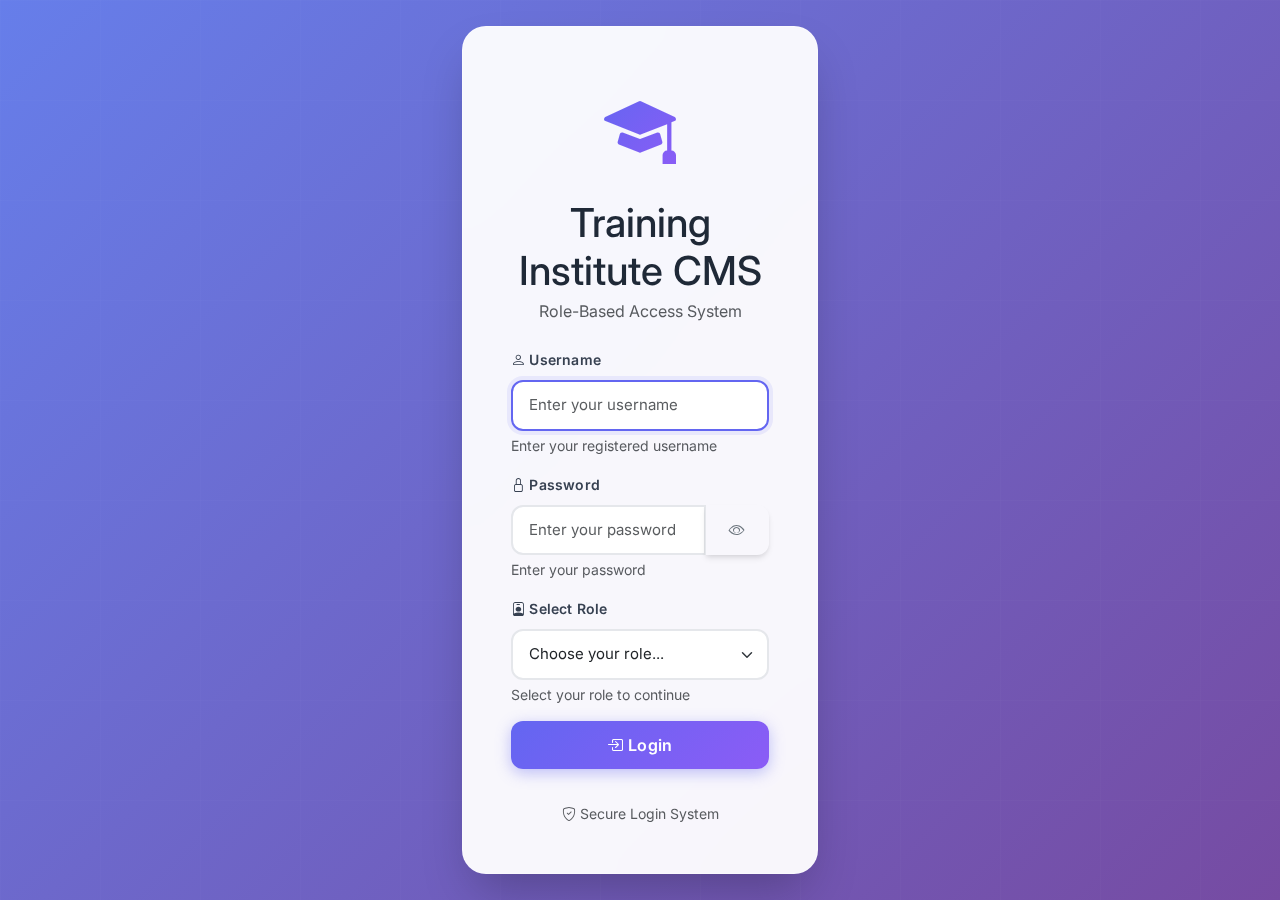
<file: IMS/hostel-dashboard.html>
<!DOCTYPE html>
<html lang="en">
<head>
    <meta charset="UTF-8">
    <meta name="viewport" content="width=device-width, initial-scale=1.0, maximum-scale=5.0, user-scalable=yes">
    <meta http-equiv="X-UA-Compatible" content="IE=edge">
    <meta name="description" content="Hostel Incharge Dashboard - Training Institute CMS">
    <meta name="theme-color" content="#6366f1">
    <title>Hostel Incharge Dashboard - Training Institute CMS</title>
    <link rel="preconnect" href="https://fonts.googleapis.com">
    <link rel="preconnect" href="https://fonts.gstatic.com" crossorigin>
    <link href="https://fonts.googleapis.com/css2?family=Inter:wght@300;400;500;600;700;800;900&display=swap" rel="stylesheet">
    <link href="https://cdn.jsdelivr.net/npm/bootstrap@5.3.2/dist/css/bootstrap.min.css" rel="stylesheet">
    <link rel="stylesheet" href="https://cdn.jsdelivr.net/npm/bootstrap-icons@1.11.2/font/bootstrap-icons.css">
    <link rel="stylesheet" href="css/style.css">
    <link rel="stylesheet" href="css/toast.css">
    <link rel="stylesheet" href="css/admin-redesign.css">
</head>
<body>
    <!-- Top Navigation Bar -->
    <nav class="top-navbar">
        <div class="navbar-content">
            <div class="navbar-left">
                <button class="sidebar-toggle" id="sidebarToggle" aria-label="Toggle sidebar">
                    <i class="bi bi-list"></i>
                </button>
                <div class="logo-section">
                    <i class="bi bi-house-door-fill"></i>
                    <span class="logo-text">Hostel Management</span>
                </div>
            </div>
            <div class="navbar-right">
                <div class="nav-item">
                    <div class="user-dropdown">
                        <button class="user-profile-btn" id="userProfileBtn">
                            <div class="user-avatar">
                                <i class="bi bi-person-circle"></i>
                            </div>
                            <div class="user-details">
                                <span class="user-name-top" id="userNameTop">Hostel Incharge</span>
                                <span class="user-role-top">Hostel Incharge</span>
                            </div>
                            <i class="bi bi-chevron-down"></i>
                        </button>
                        <div class="dropdown-menu" id="userDropdown">
                            <a class="dropdown-item" href="#" onclick="logout()">
                                <i class="bi bi-box-arrow-right"></i> Logout
                            </a>
                        </div>
                    </div>
                </div>
            </div>
        </div>
    </nav>

    <div class="dashboard-wrapper">
        <!-- Sidebar -->
        <aside class="sidebar-new" id="sidebar">
            <div class="sidebar-header">
                <div class="user-info-card">
                    <div class="user-avatar-large">
                        <i class="bi bi-house-door-fill text-primary"></i>
                    </div>
                    <div class="user-info-text">
                        <div class="user-name" id="userName">Hostel Incharge</div>
                        <div class="user-role">Hostel Incharge</div>
                    </div>
                </div>
            </div>
            
            <nav class="sidebar-nav">
                <a class="nav-item-new active" href="#" data-section="dashboard">
                    <div class="nav-icon-wrapper">
                        <i class="bi bi-speedometer2"></i>
                    </div>
                    <span class="nav-text">Dashboard</span>
                </a>
                
                <div class="nav-section-title">Hostel Operations</div>
                
                <a class="nav-item-new" href="#" data-section="students">
                    <div class="nav-icon-wrapper">
                        <i class="bi bi-people"></i>
                    </div>
                    <span class="nav-text">Hostel Students</span>
                    <span class="nav-badge" id="hostelStudentsBadge">0</span>
                </a>
                
                <a class="nav-item-new" href="#" data-section="movement">
                    <div class="nav-icon-wrapper">
                        <i class="bi bi-clock-history"></i>
                    </div>
                    <span class="nav-text">Movement Tracking</span>
                </a>
                
                <a class="nav-item-new" href="#" data-section="leaves">
                    <div class="nav-icon-wrapper">
                        <i class="bi bi-calendar-x"></i>
                    </div>
                    <span class="nav-text">Leave Letters</span>
                    <span class="nav-badge bg-warning" id="pendingLettersBadge">0</span>
                </a>
                
                <div class="nav-section-title">Canteen Access</div>
                
                <a class="nav-item-new" href="#" data-section="canteen">
                    <div class="nav-icon-wrapper">
                        <i class="bi bi-cup-hot"></i>
                    </div>
                    <span class="nav-text">Canteen View</span>
                </a>
            </nav>
        </aside>

        <!-- Main Content -->
        <main class="main-content-new">
            <!-- Dynamic Page Header -->
            <div class="page-header-modern" id="pageHeader">
                <div class="page-header-content">
                    <div>
                        <h1 class="page-title" id="pageTitle">Hostel Dashboard</h1>
                        <p class="page-subtitle" id="pageSubtitle">Manage hostel operations and student movements</p>
                    </div>
                    <div class="page-actions" id="pageActions">
                        <button class="btn btn-primary" onclick="refreshHostelData()">
                            <i class="bi bi-arrow-clockwise"></i> Refresh
                        </button>
                    </div>
                </div>
            </div>

            <!-- Dashboard Section -->
            <div id="dashboard-section" class="content-section">
                <!-- Hostel KPIs -->
                <div class="stats-grid">
                    <div class="stat-card">
                        <div class="stat-icon bg-primary">
                            <i class="bi bi-house-door"></i>
                        </div>
                        <div class="stat-content">
                            <div class="stat-value" id="totalHostelStudents">0</div>
                            <div class="stat-label">Total Hostel Students</div>
                        </div>
                    </div>
                    
                    <div class="stat-card">
                        <div class="stat-icon bg-success">
                            <i class="bi bi-check-circle"></i>
                        </div>
                        <div class="stat-content">
                            <div class="stat-value" id="studentsInHostel">0</div>
                            <div class="stat-label">Currently In Hostel</div>
                        </div>
                    </div>
                    
                    <div class="stat-card">
                        <div class="stat-icon bg-warning">
                            <i class="bi bi-clock-history"></i>
                        </div>
                        <div class="stat-content">
                            <div class="stat-value" id="pendingMovements">0</div>
                            <div class="stat-label">Pending Movements</div>
                        </div>
                    </div>
                    
                    <div class="stat-card">
                        <div class="stat-icon bg-info">
                            <i class="bi bi-file-earmark-text"></i>
                        </div>
                        <div class="stat-content">
                            <div class="stat-value" id="pendingLeaveLetters">0</div>
                            <div class="stat-label">Pending Leave Letters</div>
                        </div>
                    </div>
                </div>

                <!-- Quick Actions -->
                <div class="quick-actions-grid">
                    <div class="quick-action-card" onclick="showSection('students');">
                        <div class="action-icon bg-primary">
                            <i class="bi bi-people"></i>
                        </div>
                        <div class="action-text">View Students</div>
                    </div>
                    <div class="quick-action-card" onclick="showSection('movement');">
                        <div class="action-icon bg-success">
                            <i class="bi bi-clock"></i>
                        </div>
                        <div class="action-text">Track Movement</div>
                    </div>
                    <div class="quick-action-card" onclick="showSection('leaves');">
                        <div class="action-icon bg-warning">
                            <i class="bi bi-file-earmark-check"></i>
                        </div>
                        <div class="action-text">Leave Letters</div>
                    </div>
                    <div class="quick-action-card" onclick="showSection('canteen');">
                        <div class="action-icon bg-info">
                            <i class="bi bi-cup-hot"></i>
                        </div>
                        <div class="action-text">Canteen View</div>
                    </div>
                </div>

                <!-- Recent Activity -->
                <div class="row mt-4">
                    <div class="col-md-6">
                        <div class="content-card-modern">
                            <div class="card-header-modern">
                                <h5><i class="bi bi-activity"></i> Recent Movements</h5>
                            </div>
                            <div class="card-body-modern" id="recentMovements">
                                <p class="text-muted">No recent movements</p>
                            </div>
                        </div>
                    </div>
                    <div class="col-md-6">
                        <div class="content-card-modern">
                            <div class="card-header-modern">
                                <h5><i class="bi bi-bell"></i> Notifications</h5>
                            </div>
                            <div class="card-body-modern" id="hostelNotifications">
                                <p class="text-muted">No notifications</p>
                            </div>
                        </div>
                    </div>
                </div>
            </div>

            <!-- Hostel Students Section -->
            <div id="students-section" class="content-section d-none">
                <div class="content-card-modern">
                    <div class="card-header-modern">
                        <div class="d-flex justify-content-between align-items-center">
                            <h5><i class="bi bi-people"></i> Hostel Students Management</h5>
                            <button class="btn btn-sm btn-primary" onclick="exportHostelData()">
                                <i class="bi bi-download"></i> Export
                            </button>
                        </div>
                    </div>
                    <div class="card-body-modern">
                        <div class="mb-3">
                            <input type="text" class="form-control" id="hostelStudentSearch" placeholder="Search hostel students...">
                        </div>
                        <div class="table-responsive">
                            <table class="table table-hover">
                                <thead>
                                    <tr>
                                        <th>Student ID</th>
                                        <th>Name</th>
                                        <th>Mobile</th>
                                        <th>Parent Number</th>
                                        <th>Room/Bed</th>
                                        <th>Status</th>
                                        <th>Actions</th>
                                    </tr>
                                </thead>
                                <tbody id="hostelStudentsTableBody"></tbody>
                            </table>
                        </div>
                    </div>
                </div>
            </div>

            <!-- Movement Tracking Section -->
            <div id="movement-section" class="content-section d-none">
                <div class="content-card-modern">
                    <div class="card-header-modern">
                        <h5><i class="bi bi-clock-history"></i> Movement Tracking</h5>
                    </div>
                    <div class="card-body-modern">
                        <div class="mb-3">
                            <input type="text" class="form-control" id="movementSearch" placeholder="Search by student name or ID...">
                        </div>
                        <div class="table-responsive">
                            <table class="table table-hover">
                                <thead>
                                    <tr>
                                        <th>Student ID</th>
                                        <th>Name</th>
                                        <th>In-Time</th>
                                        <th>Out-Time</th>
                                        <th>Last Movement</th>
                                        <th>Status</th>
                                        <th>Actions</th>
                                    </tr>
                                </thead>
                                <tbody id="movementTableBody"></tbody>
                            </table>
                        </div>
                    </div>
                </div>
            </div>

            <!-- Leave Letters Section -->
            <div id="leaves-section" class="content-section d-none">
                <div class="content-card-modern">
                    <div class="card-header-modern">
                        <h5><i class="bi bi-file-earmark-text"></i> Leave Letter Management</h5>
                    </div>
                    <div class="card-body-modern">
                        <div class="mb-3">
                            <input type="text" class="form-control" id="leaveLetterSearch" placeholder="Search leave letters...">
                        </div>
                        <div class="table-responsive">
                            <table class="table table-hover">
                                <thead>
                                    <tr>
                                        <th>Student ID</th>
                                        <th>Name</th>
                                        <th>From Date</th>
                                        <th>To Date</th>
                                        <th>Leave Letter Received</th>
                                        <th>Received Date</th>
                                        <th>Actions</th>
                                    </tr>
                                </thead>
                                <tbody id="leaveLettersTableBody"></tbody>
                            </table>
                        </div>
                    </div>
                </div>
            </div>

            <!-- Canteen View Section -->
            <div id="canteen-section" class="content-section d-none">
                <div class="content-card-modern">
                    <div class="card-header-modern">
                        <h5><i class="bi bi-cup-hot"></i> Canteen Information (View Only)</h5>
                    </div>
                    <div class="card-body-modern">
                        <div class="row">
                            <div class="col-md-6">
                                <div class="card bg-light">
                                    <div class="card-body">
                                        <h6>Today's Food Menu</h6>
                                        <div id="canteenMenuDisplay"></div>
                                    </div>
                                </div>
                            </div>
                            <div class="col-md-6">
                                <div class="card bg-light">
                                    <div class="card-body">
                                        <h6>Food Selection Counts</h6>
                                        <div id="canteenCountDisplay"></div>
                                    </div>
                                </div>
                            </div>
                        </div>
                        <div class="alert alert-info mt-3">
                            <i class="bi bi-info-circle"></i> <strong>View Only Access:</strong> You can view canteen data but cannot edit menus or stock. Contact Canteen Incharge for updates.
                        </div>
                    </div>
                </div>
            </div>
        </main>
    </div>

    <!-- Update Movement Modal -->
    <div class="modal fade" id="updateMovementModal" tabindex="-1">
        <div class="modal-dialog">
            <div class="modal-content">
                <div class="modal-header">
                    <h5 class="modal-title">Update Student Movement</h5>
                    <button type="button" class="btn-close" data-bs-dismiss="modal"></button>
                </div>
                <div class="modal-body">
                    <form id="updateMovementForm">
                        <input type="hidden" id="movementStudentId">
                        <div class="mb-3">
                            <label class="form-label">Student</label>
                            <input type="text" class="form-control" id="movementStudentName" readonly>
                        </div>
                        <div class="mb-3">
                            <label class="form-label">In-Time</label>
                            <input type="time" class="form-control" id="movementInTime">
                        </div>
                        <div class="mb-3">
                            <label class="form-label">Out-Time</label>
                            <input type="time" class="form-control" id="movementOutTime">
                        </div>
                        <div class="mb-3">
                            <label class="form-label">Current Status</label>
                            <select class="form-select" id="movementStatus">
                                <option value="in">In Hostel</option>
                                <option value="out">Out of Hostel</option>
                            </select>
                        </div>
                    </form>
                </div>
                <div class="modal-footer">
                    <button type="button" class="btn btn-secondary" data-bs-dismiss="modal">Cancel</button>
                    <button type="button" class="btn btn-primary" onclick="saveMovement()">Save Movement</button>
                </div>
            </div>
        </div>
    </div>

    <!-- Update Leave Letter Modal -->
    <div class="modal fade" id="updateLeaveLetterModal" tabindex="-1">
        <div class="modal-dialog">
            <div class="modal-content">
                <div class="modal-header">
                    <h5 class="modal-title">Update Leave Letter Status</h5>
                    <button type="button" class="btn-close" data-bs-dismiss="modal"></button>
                </div>
                <div class="modal-body">
                    <form id="updateLeaveLetterForm">
                        <input type="hidden" id="leaveLetterId">
                        <div class="mb-3">
                            <label class="form-label">Student</label>
                            <input type="text" class="form-control" id="leaveLetterStudentName" readonly>
                        </div>
                        <div class="mb-3">
                            <label class="form-label">Leave Period</label>
                            <input type="text" class="form-control" id="leaveLetterPeriod" readonly>
                        </div>
                        <div class="mb-3">
                            <label class="form-label">Leave Letter Received</label>
                            <select class="form-select" id="leaveLetterReceived">
                                <option value="false">No</option>
                                <option value="true">Yes</option>
                            </select>
                        </div>
                        <div class="mb-3">
                            <label class="form-label">Received Date</label>
                            <input type="date" class="form-control" id="leaveLetterReceivedDate">
                        </div>
                    </form>
                </div>
                <div class="modal-footer">
                    <button type="button" class="btn btn-secondary" data-bs-dismiss="modal">Cancel</button>
                    <button type="button" class="btn btn-primary" onclick="saveLeaveLetter()">Update Status</button>
                </div>
            </div>
        </div>
    </div>

    <!-- Scripts -->
    <script src="https://cdn.jsdelivr.net/npm/bootstrap@5.3.2/dist/js/bootstrap.bundle.min.js"></script>
    <script src="js/utils.js"></script>
    <script src="js/data.js"></script>
    <script src="js/auth.js"></script>
    <script src="js/hostel.js"></script>
    <script src="js/dashboard-enhancements.js"></script>
    <script src="js/admin-redesign.js"></script>
</body>
</html>
</file>
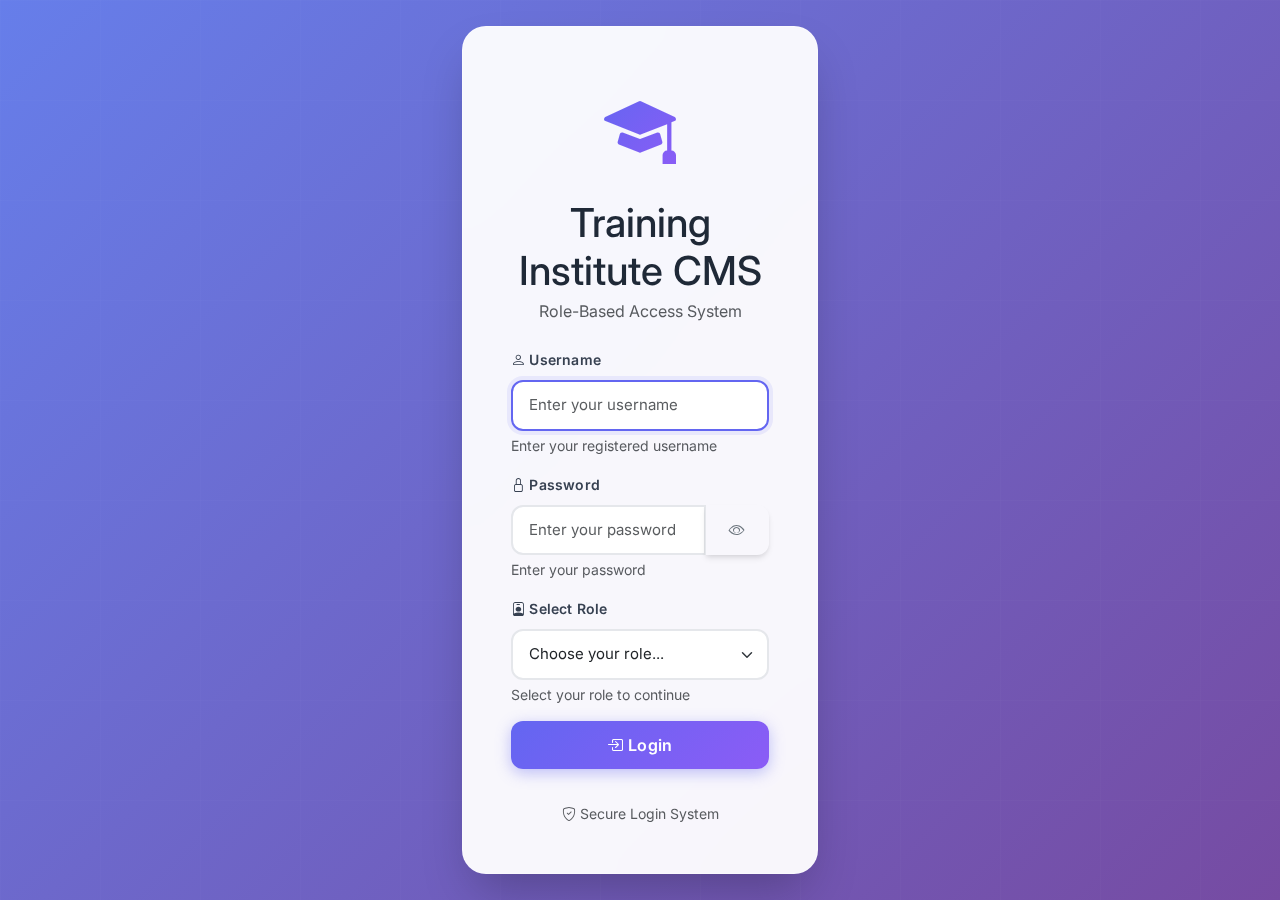
<file: IMS/mis-dashboard.html>
<!DOCTYPE html>
<html lang="en">
<head>
    <meta charset="UTF-8">
    <meta name="viewport" content="width=device-width, initial-scale=1.0, maximum-scale=5.0, user-scalable=yes">
    <meta http-equiv="X-UA-Compatible" content="IE=edge">
    <meta name="description" content="MIS Dashboard - Training Institute CMS">
    <meta name="theme-color" content="#6366f1">
    <title>MIS Dashboard - Training Institute CMS</title>
    <link rel="preconnect" href="https://fonts.googleapis.com">
    <link rel="preconnect" href="https://fonts.gstatic.com" crossorigin>
    <link href="https://fonts.googleapis.com/css2?family=Inter:wght@300;400;500;600;700;800;900&display=swap" rel="stylesheet">
    <link href="https://cdn.jsdelivr.net/npm/bootstrap@5.3.2/dist/css/bootstrap.min.css" rel="stylesheet">
    <link rel="stylesheet" href="https://cdn.jsdelivr.net/npm/bootstrap-icons@1.11.2/font/bootstrap-icons.css">
    <link rel="stylesheet" href="css/style.css">
    <link rel="stylesheet" href="css/toast.css">
    <link rel="stylesheet" href="css/admin-redesign.css">
</head>
<body>
    <!-- Top Navigation Bar -->
    <nav class="top-navbar">
        <div class="navbar-content">
            <div class="navbar-left">
                <button class="sidebar-toggle" id="sidebarToggle" aria-label="Toggle sidebar">
                    <i class="bi bi-list"></i>
                </button>
                <div class="logo-section">
                    <i class="bi bi-mortarboard-fill"></i>
                    <span class="logo-text">Training Institute CMS</span>
                </div>
            </div>
            <div class="navbar-right">
                <div class="nav-item">
                    <button class="nav-icon-btn" id="notificationsBtn" aria-label="Notifications">
                        <i class="bi bi-bell"></i>
                        <span class="badge-notification" id="pendingLeavesBadgeTop">0</span>
                    </button>
                </div>
                <div class="nav-item">
                    <div class="user-dropdown">
                        <button class="user-profile-btn" id="userProfileBtn">
                            <div class="user-avatar">
                                <i class="bi bi-person-circle"></i>
                            </div>
                            <div class="user-details">
                                <span class="user-name-top" id="userNameTop">MIS</span>
                                <span class="user-role-top">MIS Officer</span>
                            </div>
                            <i class="bi bi-chevron-down"></i>
                        </button>
                        <div class="dropdown-menu" id="userDropdown">
                            <a class="dropdown-item" href="#">
                                <i class="bi bi-person"></i> Profile
                            </a>
                            <a class="dropdown-item" href="#">
                                <i class="bi bi-gear"></i> Settings
                            </a>
                            <div class="dropdown-divider"></div>
                            <a class="dropdown-item" href="#" onclick="logout()">
                                <i class="bi bi-box-arrow-right"></i> Logout
                            </a>
                        </div>
                    </div>
                </div>
            </div>
        </div>
    </nav>

    <div class="dashboard-wrapper">
        <!-- Sidebar -->
        <aside class="sidebar-new" id="sidebar">
            <div class="sidebar-header">
                <div class="user-info-card">
                    <div class="user-avatar-large">
                        <i class="bi bi-person-circle"></i>
                    </div>
                    <div class="user-info-text">
                        <div class="user-name" id="userName">MIS</div>
                        <div class="user-role">MIS Officer</div>
                    </div>
                </div>
            </div>
            
            <nav class="sidebar-nav">
                <a class="nav-item-new active" href="#" data-section="dashboard">
                    <div class="nav-icon-wrapper">
                        <i class="bi bi-speedometer2"></i>
                    </div>
                    <span class="nav-text">Dashboard</span>
                    <span class="nav-badge">Home</span>
                </a>
                
                <div class="nav-section-title">Management</div>
                
                <a class="nav-item-new" href="#" data-section="students">
                    <div class="nav-icon-wrapper">
                        <i class="bi bi-people"></i>
                    </div>
                    <span class="nav-text">Students</span>
                </a>
                
                <a class="nav-item-new" href="#" data-section="attendance">
                    <div class="nav-icon-wrapper">
                        <i class="bi bi-calendar-check"></i>
                    </div>
                    <span class="nav-text">Attendance</span>
                </a>
                
                <a class="nav-item-new" href="#" data-section="leaves">
                    <div class="nav-icon-wrapper">
                        <i class="bi bi-calendar-x"></i>
                    </div>
                    <span class="nav-text">Leave Management</span>
                    <span class="nav-badge badge-warning" id="pendingLeavesBadge">0</span>
                </a>
                
                <div class="nav-section-title">Information</div>
                
                <a class="nav-item-new" href="#" data-section="hostel">
                    <div class="nav-icon-wrapper">
                        <i class="bi bi-house-door"></i>
                    </div>
                    <span class="nav-text">Hostel (View)</span>
                </a>
                
                <a class="nav-item-new" href="#" data-section="canteen">
                    <div class="nav-icon-wrapper">
                        <i class="bi bi-cup-hot"></i>
                    </div>
                    <span class="nav-text">Canteen (View)</span>
                </a>
            </nav>
            
            <div class="sidebar-footer">
                <a href="#" class="logout-btn-new" onclick="logout()">
                    <i class="bi bi-box-arrow-right"></i>
                    <span>Logout</span>
                </a>
            </div>
        </aside>
        
        <!-- Main Content Area -->
        <main class="main-content-new">
            <!-- Page Header -->
            <div class="page-header" id="pageHeader">
                <div class="page-header-content">
                    <div>
                        <h1 class="page-title" id="pageTitle">
                            <i class="bi bi-speedometer2"></i> Dashboard
                        </h1>
                        <p class="page-subtitle" id="pageSubtitle">Welcome back! Here's your overview today.</p>
                    </div>
                    <div class="page-actions" id="pageActions"></div>
                </div>
            </div>
            
            <!-- Content Sections -->
            <div class="content-wrapper">
                <!-- Dashboard Section -->
                <div id="dashboard-section" class="content-section">
                    <!-- Stats Grid -->
                    <div class="stats-grid">
                        <div class="stat-card stat-card-primary">
                            <div class="stat-card-icon">
                                <i class="bi bi-people-fill"></i>
                            </div>
                            <div class="stat-card-content">
                                <div class="stat-card-value" id="totalStudents">0</div>
                                <div class="stat-card-label">Total Students</div>
                                <div class="stat-card-change">
                                    <i class="bi bi-people"></i> <span>Registered</span>
                                </div>
                            </div>
                        </div>
                        
                        <div class="stat-card stat-card-warning">
                            <div class="stat-card-icon">
                                <i class="bi bi-calendar-check-fill"></i>
                            </div>
                            <div class="stat-card-content">
                                <div class="stat-card-value" id="pendingAttendance">0</div>
                                <div class="stat-card-label">Pending Attendance</div>
                                <div class="stat-card-change">
                                    <i class="bi bi-clock-history"></i> <span>Awaiting Update</span>
                                </div>
                            </div>
                        </div>
                        
                        <div class="stat-card stat-card-info">
                            <div class="stat-card-icon">
                                <i class="bi bi-calendar-x-fill"></i>
                            </div>
                            <div class="stat-card-content">
                                <div class="stat-card-value" id="pendingLeaves">0</div>
                                <div class="stat-card-label">Pending Leaves</div>
                                <div class="stat-card-change">
                                    <i class="bi bi-exclamation-circle"></i> <span>Review Required</span>
                                </div>
                            </div>
                        </div>
                        
                        <div class="stat-card stat-card-success">
                            <div class="stat-card-icon">
                                <i class="bi bi-bell-fill"></i>
                            </div>
                            <div class="stat-card-content">
                                <div class="stat-card-value" id="trainerLeaves">0</div>
                                <div class="stat-card-label">Trainer Leaves</div>
                                <div class="stat-card-change">
                                    <i class="bi bi-person-badge"></i> <span>Trainer Requests</span>
                                </div>
                            </div>
                        </div>
                    </div>
                    
                    <!-- Quick Actions -->
                    <div class="quick-actions-section">
                        <h3 class="section-title">Quick Actions</h3>
                        <div class="quick-actions-grid">
                            <button class="quick-action-card" onclick="showSection('students'); showAddStudentModal();">
                                <div class="quick-action-icon">
                                    <i class="bi bi-person-plus"></i>
                                </div>
                                <div class="quick-action-text">
                                    <div class="quick-action-title">Add Student</div>
                                    <div class="quick-action-desc">Register new student</div>
                                </div>
                                <i class="bi bi-arrow-right quick-action-arrow"></i>
                            </button>
                            
                            <button class="quick-action-card" onclick="showSection('attendance')">
                                <div class="quick-action-icon">
                                    <i class="bi bi-clipboard-check"></i>
                                </div>
                                <div class="quick-action-text">
                                    <div class="quick-action-title">Update Attendance</div>
                                    <div class="quick-action-desc">Manage records</div>
                                </div>
                                <i class="bi bi-arrow-right quick-action-arrow"></i>
                            </button>
                            
                            <button class="quick-action-card" onclick="showSection('leaves')">
                                <div class="quick-action-icon">
                                    <i class="bi bi-file-earmark-check"></i>
                                </div>
                                <div class="quick-action-text">
                                    <div class="quick-action-title">Review Leaves</div>
                                    <div class="quick-action-desc">Pending approvals</div>
                                </div>
                                <i class="bi bi-arrow-right quick-action-arrow"></i>
                            </button>
                            
                            <button class="quick-action-card" onclick="showSection('hostel')">
                                <div class="quick-action-icon">
                                    <i class="bi bi-house-door"></i>
                                </div>
                                <div class="quick-action-text">
                                    <div class="quick-action-title">View Hostel</div>
                                    <div class="quick-action-desc">Hostel information</div>
                                </div>
                                <i class="bi bi-arrow-right quick-action-arrow"></i>
                            </button>
                        </div>
                    </div>
                    
                    <!-- Food Menu Display -->
                    <div class="content-card-modern">
                        <div class="card-header-modern">
                            <div>
                                <h5 class="card-title-modern">
                                    <i class="bi bi-cup-hot-fill"></i> Today's Food Menu & Selection Counts
                                </h5>
                                <p class="card-subtitle">Food preparation planning for today</p>
                            </div>
                        </div>
                        <div class="card-body-modern">
                            <div id="foodMenuDisplay"></div>
                        </div>
                    </div>
                </div>
                
                <!-- Students Section -->
                <div id="students-section" class="content-section d-none">
                    <div class="content-card-modern">
                        <div class="card-header-modern">
                            <div>
                                <h5 class="card-title-modern">
                                    <i class="bi bi-people-fill"></i> Student Management
                                </h5>
                                <p class="card-subtitle">Manage all student records and information</p>
                            </div>
                            <div class="card-actions">
                                <button class="btn-modern btn-modern-primary" onclick="showAddStudentModal()">
                                    <i class="bi bi-plus-circle"></i> Add Student
                                </button>
                            </div>
                        </div>
                        <div class="card-body-modern">
                            <div class="table-wrapper-modern">
                                <table class="table-modern">
                                    <thead>
                                        <tr>
                                            <th>Student ID</th>
                                            <th>Name</th>
                                            <th>Mobile</th>
                                            <th>Parent Number</th>
                                            <th>Batch</th>
                                            <th>Hostel Status</th>
                                            <th>Actions</th>
                                        </tr>
                                    </thead>
                                    <tbody id="studentsTableBody"></tbody>
                                </table>
                            </div>
                        </div>
                    </div>
                </div>
                
                <!-- Attendance Section -->
                <div id="attendance-section" class="content-section d-none">
                    <div class="content-card-modern">
                        <div class="card-header-modern">
                            <div>
                                <h5 class="card-title-modern">
                                    <i class="bi bi-calendar-check-fill"></i> Attendance Management
                                </h5>
                                <p class="card-subtitle">Update and manage student attendance records</p>
                            </div>
                        </div>
                        <div class="card-body-modern">
                            <div class="table-wrapper-modern">
                                <table class="table-modern">
                                    <thead>
                                        <tr>
                                            <th>Student ID</th>
                                            <th>Name</th>
                                            <th>Batch</th>
                                            <th>Online Class</th>
                                            <th>Offline Records</th>
                                            <th>Actions</th>
                                        </tr>
                                    </thead>
                                    <tbody id="attendanceTableBody"></tbody>
                                </table>
                            </div>
                        </div>
                    </div>
                </div>
                
                <!-- Leaves Section -->
                <div id="leaves-section" class="content-section d-none">
                    <div class="content-card-modern">
                        <div class="card-header-modern">
                            <div>
                                <h5 class="card-title-modern">
                                    <i class="bi bi-calendar-x-fill"></i> Leave Management
                                </h5>
                                <p class="card-subtitle">Review and approve leave applications at Level 2</p>
                            </div>
                        </div>
                        <div class="card-body-modern">
                            <!-- Main Leave Type Tabs -->
                            <ul class="nav nav-tabs-modern mb-4" id="leaveTypeTabs" role="tablist">
                                <li class="nav-item" role="presentation">
                                    <button class="nav-link-modern active" id="level1-tab" data-bs-toggle="tab" data-bs-target="#level1-leaves" type="button" role="tab" onclick="showLevel1ApprovedLeaves()">
                                        <i class="bi bi-arrow-up-circle"></i> Level 1 Approved
                                    </button>
                                </li>
                                <li class="nav-item" role="presentation">
                                    <button class="nav-link-modern" id="allstudent-tab" data-bs-toggle="tab" data-bs-target="#allstudent-leaves" type="button" role="tab" onclick="showAllStudentLeaves()">
                                        <i class="bi bi-people"></i> All Student Leaves
                                    </button>
                                </li>
                                <li class="nav-item" role="presentation">
                                    <button class="nav-link-modern" id="trainer-tab" data-bs-toggle="tab" data-bs-target="#trainer-leaves" type="button" role="tab" onclick="showTrainerLeaves()">
                                        <i class="bi bi-person-badge"></i> Trainer Leaves
                                    </button>
                                </li>
                            </ul>
                            
                            <!-- Tab Content for Leave Types -->
                            <div class="tab-content mb-4" id="leaveTypeTabsContent">
                                <!-- Level 1 Approved Leaves Tab -->
                                <div class="tab-pane fade show active" id="level1-leaves" role="tabpanel">
                                    <!-- Status Tabs for Level 1 -->
                                    <ul class="nav nav-tabs-modern mb-3" id="level1StatusTabs" role="tablist">
                                        <li class="nav-item" role="presentation">
                                            <button class="nav-link-modern active" id="level1-pending-tab" data-bs-toggle="tab" data-bs-target="#level1-pending" type="button" role="tab">
                                                <i class="bi bi-clock-history"></i> Pending
                                            </button>
                                        </li>
                                        <li class="nav-item" role="presentation">
                                            <button class="nav-link-modern" id="level1-approved-tab" data-bs-toggle="tab" data-bs-target="#level1-approved" type="button" role="tab">
                                                <i class="bi bi-check-circle-fill"></i> Approved
                                            </button>
                                        </li>
                                        <li class="nav-item" role="presentation">
                                            <button class="nav-link-modern" id="level1-rejected-tab" data-bs-toggle="tab" data-bs-target="#level1-rejected" type="button" role="tab">
                                                <i class="bi bi-x-circle-fill"></i> Rejected
                                            </button>
                                        </li>
                                    </ul>
                                    <div class="tab-content">
                                        <div class="tab-pane fade show active pending-leaves-section" id="level1-pending" role="tabpanel">
                                            <div class="accordion" id="level1PendingAccordion"></div>
                                        </div>
                                        <div class="tab-pane fade" id="level1-approved" role="tabpanel">
                                            <div class="accordion" id="level1ApprovedAccordion"></div>
                                        </div>
                                        <div class="tab-pane fade" id="level1-rejected" role="tabpanel">
                                            <div class="accordion" id="level1RejectedAccordion"></div>
                                        </div>
                                    </div>
                                </div>
                                
                                <!-- All Student Leaves Tab -->
                                <div class="tab-pane fade" id="allstudent-leaves" role="tabpanel">
                                    <!-- Status Tabs for All Student Leaves -->
                                    <ul class="nav nav-tabs-modern mb-3" id="allStudentStatusTabs" role="tablist">
                                        <li class="nav-item" role="presentation">
                                            <button class="nav-link-modern active" id="allstudent-pending-tab" data-bs-toggle="tab" data-bs-target="#allstudent-pending" type="button" role="tab">
                                                <i class="bi bi-clock-history"></i> Pending
                                            </button>
                                        </li>
                                        <li class="nav-item" role="presentation">
                                            <button class="nav-link-modern" id="allstudent-approved-tab" data-bs-toggle="tab" data-bs-target="#allstudent-approved" type="button" role="tab">
                                                <i class="bi bi-check-circle-fill"></i> Approved
                                            </button>
                                        </li>
                                        <li class="nav-item" role="presentation">
                                            <button class="nav-link-modern" id="allstudent-rejected-tab" data-bs-toggle="tab" data-bs-target="#allstudent-rejected" type="button" role="tab">
                                                <i class="bi bi-x-circle-fill"></i> Rejected
                                            </button>
                                        </li>
                                    </ul>
                                    <div class="tab-content">
                                        <div class="tab-pane fade show active pending-leaves-section" id="allstudent-pending" role="tabpanel">
                                            <div class="accordion" id="allStudentPendingAccordion"></div>
                                        </div>
                                        <div class="tab-pane fade" id="allstudent-approved" role="tabpanel">
                                            <div class="accordion" id="allStudentApprovedAccordion"></div>
                                        </div>
                                        <div class="tab-pane fade" id="allstudent-rejected" role="tabpanel">
                                            <div class="accordion" id="allStudentRejectedAccordion"></div>
                                        </div>
                                    </div>
                                </div>
                                
                                <!-- Trainer Leaves Tab -->
                                <div class="tab-pane fade" id="trainer-leaves" role="tabpanel">
                                    <!-- Status Tabs for Trainer Leaves -->
                                    <ul class="nav nav-tabs-modern mb-3" id="trainerStatusTabs" role="tablist">
                                        <li class="nav-item" role="presentation">
                                            <button class="nav-link-modern active" id="trainer-pending-tab" data-bs-toggle="tab" data-bs-target="#trainer-pending" type="button" role="tab">
                                                <i class="bi bi-clock-history"></i> Pending
                                            </button>
                                        </li>
                                        <li class="nav-item" role="presentation">
                                            <button class="nav-link-modern" id="trainer-approved-tab" data-bs-toggle="tab" data-bs-target="#trainer-approved" type="button" role="tab">
                                                <i class="bi bi-check-circle-fill"></i> Approved
                                            </button>
                                        </li>
                                        <li class="nav-item" role="presentation">
                                            <button class="nav-link-modern" id="trainer-rejected-tab" data-bs-toggle="tab" data-bs-target="#trainer-rejected" type="button" role="tab">
                                                <i class="bi bi-x-circle-fill"></i> Rejected
                                            </button>
                                        </li>
                                    </ul>
                                    <div class="tab-content">
                                        <div class="tab-pane fade show active pending-leaves-section" id="trainer-pending" role="tabpanel">
                                            <div class="accordion" id="trainerPendingAccordion"></div>
                                        </div>
                                        <div class="tab-pane fade" id="trainer-approved" role="tabpanel">
                                            <div class="accordion" id="trainerApprovedAccordion"></div>
                                        </div>
                                        <div class="tab-pane fade" id="trainer-rejected" role="tabpanel">
                                            <div class="accordion" id="trainerRejectedAccordion"></div>
                                        </div>
                                    </div>
                                </div>
                            </div>
                        </div>
                    </div>
                </div>
                
                <!-- Hostel Section -->
                <div id="hostel-section" class="content-section d-none">
                    <div class="content-card-modern">
                        <div class="card-header-modern">
                            <div>
                                <h5 class="card-title-modern">
                                    <i class="bi bi-house-door-fill"></i> Hostel Information (View Only)
                                </h5>
                                <p class="card-subtitle">View hostel student information and records</p>
                            </div>
                        </div>
                        <div class="card-body-modern">
                            <div class="table-wrapper-modern">
                                <table class="table-modern">
                                    <thead>
                                        <tr>
                                            <th>Student ID</th>
                                            <th>Name</th>
                                            <th>In Time</th>
                                            <th>Out Time</th>
                                            <th>Leave Letter</th>
                                        </tr>
                                    </thead>
                                    <tbody id="hostelTableBody"></tbody>
                                </table>
                            </div>
                        </div>
                    </div>
                </div>
                
                <!-- Canteen Section -->
                <div id="canteen-section" class="content-section d-none">
                    <div class="content-card-modern">
                        <div class="card-header-modern">
                            <div>
                                <h5 class="card-title-modern">
                                    <i class="bi bi-cup-hot-fill"></i> Canteen Information (View Only)
                                </h5>
                                <p class="card-subtitle">View canteen stock and food selection information</p>
                            </div>
                        </div>
                        <div class="card-body-modern">
                            <div class="row">
                                <div class="col-md-6 mb-4">
                                    <div class="info-card">
                                        <h6 class="info-card-title">
                                            <i class="bi bi-box-seam"></i> Stock Quantities
                                        </h6>
                                        <div id="stockDisplay"></div>
                                    </div>
                                </div>
                                <div class="col-md-6 mb-4">
                                    <div class="info-card">
                                        <h6 class="info-card-title">
                                            <i class="bi bi-cup-hot"></i> Food Selection Summary
                                        </h6>
                                        <div id="foodSelectionDisplay"></div>
                                    </div>
                                </div>
                            </div>
                        </div>
                    </div>
                </div>
            </div>
        </main>
    </div>
    
    <!-- Add Student Modal -->
    <div class="modal fade" id="addStudentModal" tabindex="-1">
        <div class="modal-dialog modal-lg">
            <div class="modal-content">
                <div class="modal-header">
                    <h5 class="modal-title">Add New Student</h5>
                    <button type="button" class="btn-close" data-bs-dismiss="modal"></button>
                </div>
                <div class="modal-body">
                    <form id="addStudentForm">
                        <div class="row">
                            <div class="col-md-6 mb-3">
                                <label class="form-label">Student Name</label>
                                <input type="text" class="form-control" id="studentName" required>
                            </div>
                            <div class="col-md-6 mb-3">
                                <label class="form-label">Student ID</label>
                                <input type="text" class="form-control" id="studentId" required>
                            </div>
                            <div class="col-md-6 mb-3">
                                <label class="form-label">Mobile Number</label>
                                <input type="tel" class="form-control" id="studentMobile" required>
                            </div>
                            <div class="col-md-6 mb-3">
                                <label class="form-label">Parent Number</label>
                                <input type="tel" class="form-control" id="parentNumber" required>
                            </div>
                            <div class="col-md-6 mb-3">
                                <label class="form-label">Batch Number</label>
                                <input type="text" class="form-control" id="batchNumber" required>
                            </div>
                            <div class="col-md-6 mb-3">
                                <label class="form-label">Current Batch</label>
                                <input type="text" class="form-control" id="currentBatch" required>
                            </div>
                            <div class="col-md-6 mb-3">
                                <label class="form-label">Hostel Status</label>
                                <select class="form-select" id="hostelStatus" required>
                                    <option value="Yes">Yes</option>
                                    <option value="No">No</option>
                                </select>
                            </div>
                            <div class="col-md-6 mb-3">
                                <label class="form-label">Location</label>
                                <input type="text" class="form-control" id="location" placeholder="e.g., Delhi, Mumbai">
                            </div>
                        </div>
                    </form>
                </div>
                <div class="modal-footer">
                    <button type="button" class="btn btn-secondary" data-bs-dismiss="modal">Cancel</button>
                    <button type="button" class="btn btn-primary" onclick="saveStudent()">Save Student</button>
                </div>
            </div>
        </div>
    </div>
    
    <!-- Update Attendance Modal -->
    <div class="modal fade" id="updateAttendanceModal" tabindex="-1">
        <div class="modal-dialog">
            <div class="modal-content">
                <div class="modal-header">
                    <h5 class="modal-title">Update Attendance</h5>
                    <button type="button" class="btn-close" data-bs-dismiss="modal"></button>
                </div>
                <div class="modal-body">
                    <form id="updateAttendanceForm">
                        <input type="hidden" id="attendanceStudentId">
                        <div class="mb-3">
                            <div class="form-check">
                                <input class="form-check-input" type="checkbox" id="onlineClassCompleted">
                                <label class="form-check-label" for="onlineClassCompleted">
                                    Online Class Completed
                                </label>
                            </div>
                        </div>
                        <div class="mb-3">
                            <div class="form-check">
                                <input class="form-check-input" type="checkbox" id="offlineRecordsReceived">
                                <label class="form-check-label" for="offlineRecordsReceived">
                                    Offline Records Received
                                </label>
                            </div>
                        </div>
                    </form>
                </div>
                <div class="modal-footer">
                    <button type="button" class="btn btn-secondary" data-bs-dismiss="modal">Cancel</button>
                    <button type="button" class="btn btn-primary" onclick="updateAttendance()">Update</button>
                </div>
            </div>
        </div>
    </div>
    
    <!-- Update Leave Approval Modal -->
    <div class="modal fade" id="updateLeaveModal" tabindex="-1">
        <div class="modal-dialog">
            <div class="modal-content">
                <div class="modal-header">
                    <h5 class="modal-title">Update Leave Approval</h5>
                    <button type="button" class="btn-close" data-bs-dismiss="modal"></button>
                </div>
                <div class="modal-body">
                    <form id="updateLeaveForm">
                        <input type="hidden" id="leaveId">
                        <input type="hidden" id="leaveType">
                        <div class="mb-3">
                            <label class="form-label">Approval Status</label>
                            <select class="form-select" id="leaveApprovalStatus" required>
                                <option value="Pending">Pending</option>
                                <option value="Approved">Approved</option>
                                <option value="Rejected">Rejected</option>
                            </select>
                        </div>
                        <div class="mb-3">
                            <div class="form-check">
                                <input class="form-check-input" type="checkbox" id="leaveLetterReceived">
                                <label class="form-check-label" for="leaveLetterReceived">
                                    Leave Letter Received
                                </label>
                            </div>
                        </div>
                    </form>
                </div>
                <div class="modal-footer">
                    <button type="button" class="btn btn-secondary" data-bs-dismiss="modal">Cancel</button>
                    <button type="button" class="btn btn-primary" onclick="updateLeaveApproval()">Update</button>
                </div>
            </div>
        </div>
    </div>
    
    <script src="https://cdn.jsdelivr.net/npm/bootstrap@5.3.2/dist/js/bootstrap.bundle.min.js"></script>
    <script src="js/utils.js"></script>
    <script src="js/data.js"></script>
    <script src="js/accordion-helper.js"></script>
    <script src="js/auth.js"></script>
    <script src="js/mis.js"></script>
    <script src="js/dashboard-enhancements.js"></script>
    <script src="js/mis-redesign.js"></script>
</body>
</html>
</file>
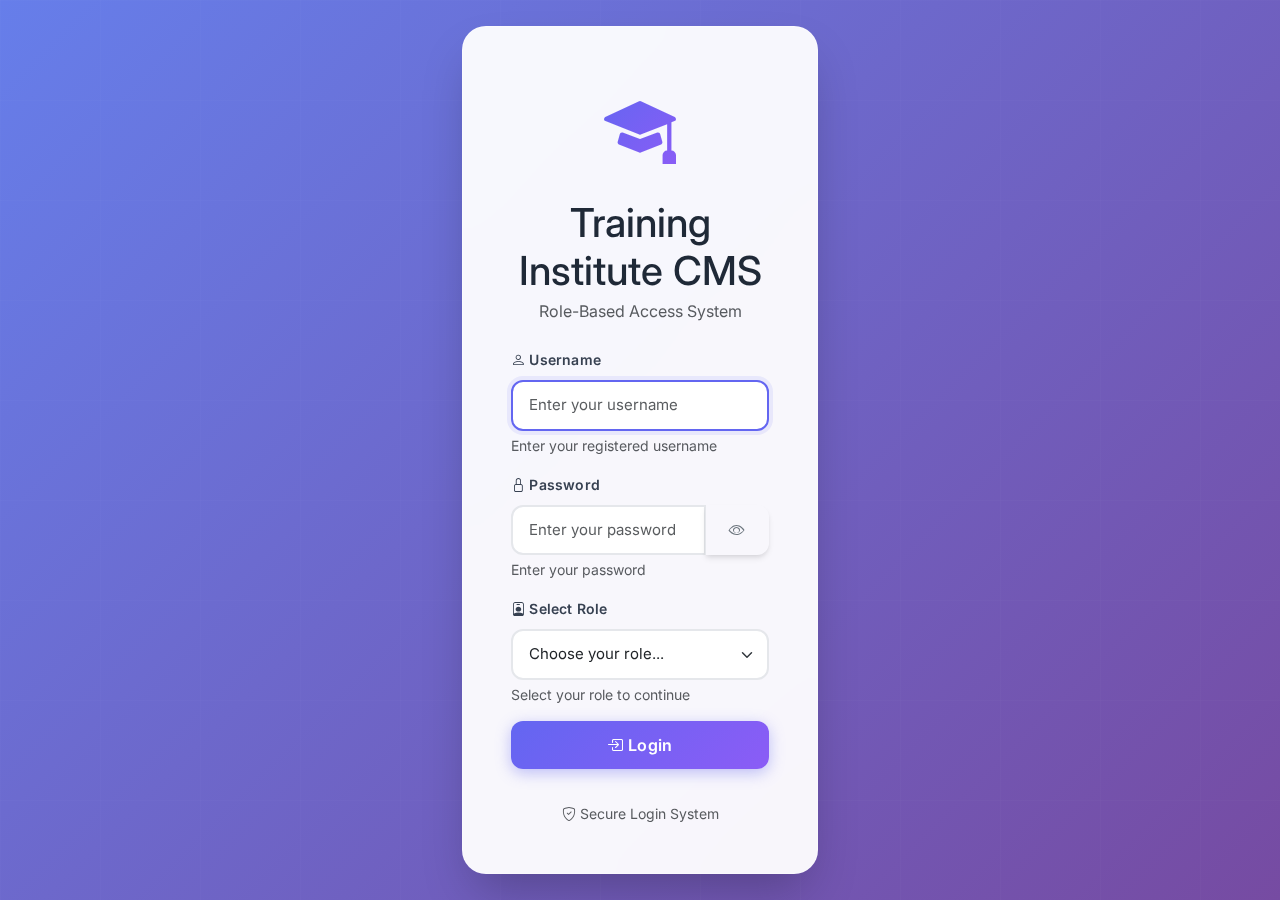
<file: IMS/qis-dashboard.html>
<!DOCTYPE html>
<html lang="en">
<head>
    <meta charset="UTF-8">
    <meta name="viewport" content="width=device-width, initial-scale=1.0, maximum-scale=5.0, user-scalable=yes">
    <meta http-equiv="X-UA-Compatible" content="IE=edge">
    <meta name="description" content="QIS Dashboard - Training Institute CMS">
    <meta name="theme-color" content="#6366f1">
    <title>QIS Dashboard - Training Institute CMS</title>
    <link rel="preconnect" href="https://fonts.googleapis.com">
    <link rel="preconnect" href="https://fonts.gstatic.com" crossorigin>
    <link href="https://fonts.googleapis.com/css2?family=Inter:wght@300;400;500;600;700;800;900&display=swap" rel="stylesheet">
    <link href="https://cdn.jsdelivr.net/npm/bootstrap@5.3.2/dist/css/bootstrap.min.css" rel="stylesheet">
    <link rel="stylesheet" href="https://cdn.jsdelivr.net/npm/bootstrap-icons@1.11.2/font/bootstrap-icons.css">
    <link rel="stylesheet" href="css/style.css">
    <link rel="stylesheet" href="css/toast.css">
    <link rel="stylesheet" href="css/admin-redesign.css">
</head>
<body>
    <!-- Top Navigation Bar -->
    <nav class="top-navbar">
        <div class="navbar-content">
            <div class="navbar-left">
                <button class="sidebar-toggle" id="sidebarToggle" aria-label="Toggle sidebar">
                    <i class="bi bi-list"></i>
                </button>
                <div class="logo-section">
                    <i class="bi bi-shield-check"></i>
                    <span class="logo-text">QIS - Quality Inspection</span>
                </div>
            </div>
            <div class="navbar-right">
                <div class="nav-item">
                    <button class="nav-icon-btn" id="notificationsBtn" aria-label="Notifications">
                        <i class="bi bi-bell"></i>
                        <span class="badge-notification" id="pendingLeavesBadgeTop">0</span>
                    </button>
                </div>
                <div class="nav-item">
                    <div class="user-dropdown">
                        <button class="user-profile-btn" id="userProfileBtn">
                            <div class="user-avatar">
                                <i class="bi bi-person-circle"></i>
                            </div>
                            <div class="user-details">
                                <span class="user-name-top" id="userNameTop">QIS Officer</span>
                                <span class="user-role-top">QIS Officer</span>
                            </div>
                            <i class="bi bi-chevron-down"></i>
                        </button>
                        <div class="dropdown-menu" id="userDropdown">
                            <a class="dropdown-item" href="#" onclick="logout()">
                                <i class="bi bi-box-arrow-right"></i> Logout
                            </a>
                        </div>
                    </div>
                </div>
            </div>
        </div>
    </nav>

    <div class="dashboard-wrapper">
        <!-- Sidebar -->
        <aside class="sidebar-new" id="sidebar">
            <div class="sidebar-header">
                <div class="user-info-card">
                    <div class="user-avatar-large">
                        <i class="bi bi-shield-check text-info"></i>
                    </div>
                    <div class="user-info-text">
                        <div class="user-name" id="userName">QIS Officer</div>
                        <div class="user-role">QIS Officer</div>
                    </div>
                </div>
            </div>
            
            <nav class="sidebar-nav">
                <a class="nav-item-new active" href="#" data-section="dashboard">
                    <div class="nav-icon-wrapper">
                        <i class="bi bi-speedometer2"></i>
                    </div>
                    <span class="nav-text">Dashboard</span>
                </a>
                
                <div class="nav-section-title">Leave Management</div>
                
                <a class="nav-item-new" href="#" data-section="leaves">
                    <div class="nav-icon-wrapper">
                        <i class="bi bi-calendar-x"></i>
                    </div>
                    <span class="nav-text">Leave Verification</span>
                    <span class="nav-badge badge-warning" id="pendingLeavesBadge">0</span>
                </a>
            </nav>
        </aside>

        <!-- Main Content -->
        <main class="main-content-new">
            <!-- Dynamic Page Header -->
            <div class="page-header-modern" id="pageHeader">
                <div class="page-header-content">
                    <div>
                        <h1 class="page-title" id="pageTitle">QIS Dashboard</h1>
                        <p class="page-subtitle" id="pageSubtitle">Quality Inspection - Verify and forward leave applications</p>
                    </div>
                    <div class="page-actions" id="pageActions">
                        <button class="btn btn-primary" onclick="refreshQISData()">
                            <i class="bi bi-arrow-clockwise"></i> Refresh
                        </button>
                    </div>
                </div>
            </div>

            <!-- Dashboard Section -->
            <div id="dashboard-section" class="content-section">
                <!-- QIS KPIs -->
                <div class="stats-grid">
                    <div class="stat-card">
                        <div class="stat-icon bg-warning">
                            <i class="bi bi-clock-history"></i>
                        </div>
                        <div class="stat-content">
                            <div class="stat-value" id="pendingVerification">0</div>
                            <div class="stat-label">Pending Verification</div>
                        </div>
                    </div>
                    
                    <div class="stat-card">
                        <div class="stat-icon bg-success">
                            <i class="bi bi-check-circle"></i>
                        </div>
                        <div class="stat-content">
                            <div class="stat-value" id="verifiedToday">0</div>
                            <div class="stat-label">Verified Today</div>
                        </div>
                    </div>
                    
                    <div class="stat-card">
                        <div class="stat-icon bg-info">
                            <i class="bi bi-arrow-right-circle"></i>
                        </div>
                        <div class="stat-content">
                            <div class="stat-value" id="forwardedToMIS">0</div>
                            <div class="stat-label">Forwarded to MIS</div>
                        </div>
                    </div>
                    
                    <div class="stat-card">
                        <div class="stat-icon bg-danger">
                            <i class="bi bi-x-circle"></i>
                        </div>
                        <div class="stat-content">
                            <div class="stat-value" id="rejectedLeaves">0</div>
                            <div class="stat-label">Rejected Leaves</div>
                        </div>
                    </div>
                </div>

                <!-- Quick Actions -->
                <div class="quick-actions-grid">
                    <div class="quick-action-card" onclick="showSection('leaves');">
                        <div class="action-icon bg-warning">
                            <i class="bi bi-file-earmark-check"></i>
                        </div>
                        <div class="action-text">Verify Leaves</div>
                    </div>
                </div>

                <!-- Recent Activity -->
                <div class="row mt-4">
                    <div class="col-md-12">
                        <div class="content-card-modern">
                            <div class="card-header-modern">
                                <h5><i class="bi bi-activity"></i> Recent Verifications</h5>
                            </div>
                            <div class="card-body-modern" id="recentVerifications">
                                <p class="text-muted">No recent verifications</p>
                            </div>
                        </div>
                    </div>
                </div>
            </div>

            <!-- Leave Verification Section -->
            <div id="leaves-section" class="content-section d-none">
                <div class="content-card-modern">
                    <div class="card-header-modern">
                        <h5><i class="bi bi-calendar-x"></i> Leave Verification (Level 2 - QIS)</h5>
                        <p class="text-muted mb-0">Verify leaves approved by Trainer (Level 1) before forwarding to MIS (Level 3)</p>
                    </div>
                    <div class="card-body-modern">
                        <!-- Status Tabs -->
                        <ul class="nav nav-tabs mb-4" id="leaveTabs" role="tablist">
                            <li class="nav-item" role="presentation">
                                <button class="nav-link active" id="pending-tab" data-bs-toggle="tab" data-bs-target="#pending" type="button" role="tab">
                                    <i class="bi bi-clock-history"></i> Pending Verification
                                    <span class="badge bg-warning ms-2" id="pendingCount">0</span>
                                </button>
                            </li>
                            <li class="nav-item" role="presentation">
                                <button class="nav-link" id="verified-tab" data-bs-toggle="tab" data-bs-target="#verified" type="button" role="tab">
                                    <i class="bi bi-check-circle"></i> Verified & Forwarded
                                    <span class="badge bg-success ms-2" id="verifiedCount">0</span>
                                </button>
                            </li>
                            <li class="nav-item" role="presentation">
                                <button class="nav-link" id="rejected-tab" data-bs-toggle="tab" data-bs-target="#rejected" type="button" role="tab">
                                    <i class="bi bi-x-circle"></i> Rejected
                                    <span class="badge bg-danger ms-2" id="rejectedCount">0</span>
                                </button>
                            </li>
                        </ul>
                        
                        <div class="tab-content" id="leaveTabsContent">
                            <!-- Pending Tab -->
                            <div class="tab-pane fade show active" id="pending" role="tabpanel">
                                <div class="table-responsive">
                                    <table class="table table-hover">
                                        <thead>
                                            <tr>
                                                <th>Student ID</th>
                                                <th>Name</th>
                                                <th>From Date</th>
                                                <th>To Date</th>
                                                <th>Reason</th>
                                                <th>Trainer Approved</th>
                                                <th>Actions</th>
                                            </tr>
                                        </thead>
                                        <tbody id="pendingLeavesTableBody"></tbody>
                                    </table>
                                </div>
                            </div>
                            
                            <!-- Verified Tab -->
                            <div class="tab-pane fade" id="verified" role="tabpanel">
                                <div class="table-responsive">
                                    <table class="table table-hover">
                                        <thead>
                                            <tr>
                                                <th>Student ID</th>
                                                <th>Name</th>
                                                <th>From Date</th>
                                                <th>To Date</th>
                                                <th>Reason</th>
                                                <th>Verified Date</th>
                                                <th>Status</th>
                                            </tr>
                                        </thead>
                                        <tbody id="verifiedLeavesTableBody"></tbody>
                                    </table>
                                </div>
                            </div>
                            
                            <!-- Rejected Tab -->
                            <div class="tab-pane fade" id="rejected" role="tabpanel">
                                <div class="table-responsive">
                                    <table class="table table-hover">
                                        <thead>
                                            <tr>
                                                <th>Student ID</th>
                                                <th>Name</th>
                                                <th>From Date</th>
                                                <th>To Date</th>
                                                <th>Reason</th>
                                                <th>Rejection Reason</th>
                                                <th>Rejected Date</th>
                                            </tr>
                                        </thead>
                                        <tbody id="rejectedLeavesTableBody"></tbody>
                                    </table>
                                </div>
                            </div>
                        </div>
                    </div>
                </div>
            </div>
        </main>
    </div>

    <!-- Verify Leave Modal -->
    <div class="modal fade" id="verifyLeaveModal" tabindex="-1">
        <div class="modal-dialog modal-lg">
            <div class="modal-content">
                <div class="modal-header">
                    <h5 class="modal-title">Verify Leave Application</h5>
                    <button type="button" class="btn-close" data-bs-dismiss="modal"></button>
                </div>
                <div class="modal-body">
                    <form id="verifyLeaveForm">
                        <input type="hidden" id="verifyLeaveId">
                        <div class="mb-3">
                            <label class="form-label">Student</label>
                            <input type="text" class="form-control" id="verifyStudentName" readonly>
                        </div>
                        <div class="row mb-3">
                            <div class="col-md-6">
                                <label class="form-label">From Date</label>
                                <input type="text" class="form-control" id="verifyFromDate" readonly>
                            </div>
                            <div class="col-md-6">
                                <label class="form-label">To Date</label>
                                <input type="text" class="form-control" id="verifyToDate" readonly>
                            </div>
                        </div>
                        <div class="mb-3">
                            <label class="form-label">Reason</label>
                            <textarea class="form-control" id="verifyReason" rows="3" readonly></textarea>
                        </div>
                        <div class="mb-3">
                            <label class="form-label">Trainer Approval</label>
                            <input type="text" class="form-control" id="verifyTrainerApproval" readonly>
                        </div>
                        <div class="mb-3">
                            <label class="form-label">Verification Status *</label>
                            <select class="form-select" id="verifyStatus" required>
                                <option value="">Select Status</option>
                                <option value="approve">Approve & Forward to MIS</option>
                                <option value="reject">Reject</option>
                            </select>
                        </div>
                        <div class="mb-3">
                            <label class="form-label">Verification Remarks</label>
                            <textarea class="form-control" id="verifyRemarks" rows="3" placeholder="Add any verification notes or remarks..."></textarea>
                        </div>
                        <div class="mb-3" id="rejectionReasonDiv" style="display: none;">
                            <label class="form-label">Rejection Reason *</label>
                            <textarea class="form-control" id="rejectionReason" rows="2" placeholder="Please specify reason for rejection..."></textarea>
                        </div>
                    </form>
                </div>
                <div class="modal-footer">
                    <button type="button" class="btn btn-secondary" data-bs-dismiss="modal">Cancel</button>
                    <button type="button" class="btn btn-primary" onclick="saveVerification()">Save Verification</button>
                </div>
            </div>
        </div>
    </div>

    <!-- Scripts -->
    <script src="https://cdn.jsdelivr.net/npm/bootstrap@5.3.2/dist/js/bootstrap.bundle.min.js"></script>
    <script src="js/utils.js"></script>
    <script src="js/data.js"></script>
    <script src="js/auth.js"></script>
    <script src="js/qis.js"></script>
    <script src="js/dashboard-enhancements.js"></script>
    <script src="js/admin-redesign.js"></script>
</body>
</html>
</file>
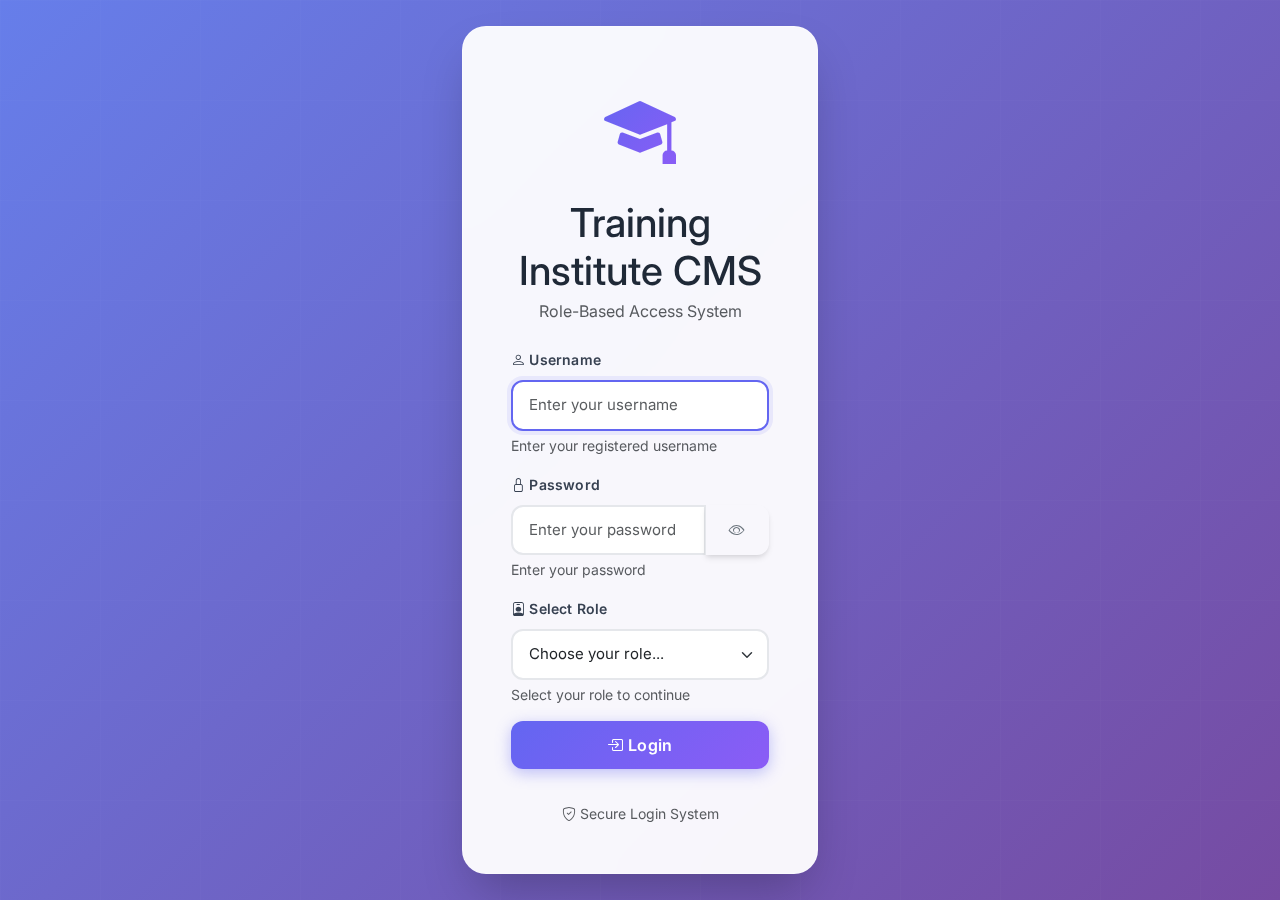
<file: IMS/trainer-dashboard.html>
<!DOCTYPE html>
<html lang="en">
<head>
    <meta charset="UTF-8">
    <meta name="viewport" content="width=device-width, initial-scale=1.0, maximum-scale=5.0, user-scalable=yes">
    <meta http-equiv="X-UA-Compatible" content="IE=edge">
    <meta name="description" content="Trainer Dashboard - Training Institute CMS">
    <meta name="theme-color" content="#6366f1">
    <title>Trainer Dashboard - Training Institute CMS</title>
    <link rel="preconnect" href="https://fonts.googleapis.com">
    <link rel="preconnect" href="https://fonts.gstatic.com" crossorigin>
    <link href="https://fonts.googleapis.com/css2?family=Inter:wght@300;400;500;600;700;800;900&display=swap" rel="stylesheet">
    <link href="https://cdn.jsdelivr.net/npm/bootstrap@5.3.2/dist/css/bootstrap.min.css" rel="stylesheet">
    <link rel="stylesheet" href="https://cdn.jsdelivr.net/npm/bootstrap-icons@1.11.2/font/bootstrap-icons.css">
    <link rel="stylesheet" href="css/style.css">
    <link rel="stylesheet" href="css/toast.css">
    <link rel="stylesheet" href="css/admin-redesign.css">
</head>
<body>
    <!-- Top Navigation Bar -->
    <nav class="top-navbar">
        <div class="navbar-content">
            <div class="navbar-left">
                <button class="sidebar-toggle" id="sidebarToggle" aria-label="Toggle sidebar">
                    <i class="bi bi-list"></i>
                </button>
                <div class="logo-section">
                    <i class="bi bi-mortarboard-fill"></i>
                    <span class="logo-text">Training Institute CMS</span>
                </div>
            </div>
            <div class="navbar-right">
                <div class="nav-item">
                    <button class="nav-icon-btn" id="notificationsBtn" aria-label="Notifications">
                        <i class="bi bi-bell"></i>
                        <span class="badge-notification" id="pendingLeavesBadgeTop">0</span>
                    </button>
                </div>
                <div class="nav-item">
                    <div class="user-dropdown">
                        <button class="user-profile-btn" id="userProfileBtn">
                            <div class="user-avatar">
                                <i class="bi bi-person-circle"></i>
                            </div>
                            <div class="user-details">
                                <span class="user-name-top" id="userNameTop">Trainer</span>
                                <span class="user-role-top">Trainer</span>
                            </div>
                            <i class="bi bi-chevron-down"></i>
                        </button>
                        <div class="dropdown-menu" id="userDropdown">
                            <a class="dropdown-item" href="#">
                                <i class="bi bi-person"></i> Profile
                            </a>
                            <a class="dropdown-item" href="#">
                                <i class="bi bi-gear"></i> Settings
                            </a>
                            <div class="dropdown-divider"></div>
                            <a class="dropdown-item" href="#" onclick="logout()">
                                <i class="bi bi-box-arrow-right"></i> Logout
                            </a>
                        </div>
                    </div>
                </div>
            </div>
        </div>
    </nav>

    <div class="dashboard-wrapper">
        <!-- Sidebar -->
        <aside class="sidebar-new" id="sidebar">
            <div class="sidebar-header">
                <div class="user-info-card">
                    <div class="user-avatar-large">
                        <i class="bi bi-person-circle"></i>
                    </div>
                    <div class="user-info-text">
                        <div class="user-name" id="userName">Trainer</div>
                        <div class="user-role">Trainer</div>
                    </div>
                </div>
            </div>
            
            <nav class="sidebar-nav">
                <a class="nav-item-new active" href="#" data-section="dashboard">
                    <div class="nav-icon-wrapper">
                        <i class="bi bi-speedometer2"></i>
                    </div>
                    <span class="nav-text">Dashboard</span>
                    <span class="nav-badge">Home</span>
                </a>
                
                <div class="nav-section-title">Management</div>
                
                <a class="nav-item-new" href="#" data-section="attendance">
                    <div class="nav-icon-wrapper">
                        <i class="bi bi-calendar-check"></i>
                    </div>
                    <span class="nav-text">Attendance</span>
                </a>
                
                <a class="nav-item-new" href="#" data-section="classes">
                    <div class="nav-icon-wrapper">
                        <i class="bi bi-calendar-event"></i>
                    </div>
                    <span class="nav-text">View Classes</span>
                </a>
                
                <a class="nav-item-new" href="#" data-section="students">
                    <div class="nav-icon-wrapper">
                        <i class="bi bi-people"></i>
                    </div>
                    <span class="nav-text">Students</span>
                </a>
                
                <a class="nav-item-new" href="#" data-section="leaves">
                    <div class="nav-icon-wrapper">
                        <i class="bi bi-calendar-x"></i>
                    </div>
                    <span class="nav-text">Leave Approval</span>
                    <span class="nav-badge badge-warning" id="pendingLeavesBadge">0</span>
                </a>
                
                <div class="nav-section-title">Personal</div>
                
                <a class="nav-item-new" href="#" data-section="food">
                    <div class="nav-icon-wrapper">
                        <i class="bi bi-cup-hot"></i>
                    </div>
                    <span class="nav-text">Food Selection</span>
                </a>
            </nav>
            
            <div class="sidebar-footer">
                <a href="#" class="logout-btn-new" onclick="logout()">
                    <i class="bi bi-box-arrow-right"></i>
                    <span>Logout</span>
                </a>
            </div>
        </aside>
        
        <!-- Main Content Area -->
        <main class="main-content-new">
            <!-- Page Header -->
            <div class="page-header" id="pageHeader">
                <div class="page-header-content">
                    <div>
                        <h1 class="page-title" id="pageTitle">
                            <i class="bi bi-speedometer2"></i> Dashboard
                        </h1>
                        <p class="page-subtitle" id="pageSubtitle">Welcome back! Here's your overview today.</p>
                    </div>
                    <div class="page-actions" id="pageActions"></div>
                </div>
            </div>
            
            <!-- Content Sections -->
            <div class="content-wrapper">
                <!-- Dashboard Section -->
                <div id="dashboard-section" class="content-section">
                    <!-- Stats Grid -->
                    <div class="stats-grid">
                        <div class="stat-card stat-card-primary">
                            <div class="stat-card-icon">
                                <i class="bi bi-people-fill"></i>
                            </div>
                            <div class="stat-card-content">
                                <div class="stat-card-value" id="myStudents">0</div>
                                <div class="stat-card-label">My Students</div>
                                <div class="stat-card-change">
                                    <i class="bi bi-people"></i> <span>Assigned</span>
                                </div>
                            </div>
                        </div>
                        
                        <div class="stat-card stat-card-warning">
                            <div class="stat-card-icon">
                                <i class="bi bi-calendar-x-fill"></i>
                            </div>
                            <div class="stat-card-content">
                                <div class="stat-card-value" id="pendingLeaves">0</div>
                                <div class="stat-card-label">Pending Leaves</div>
                                <div class="stat-card-change">
                                    <i class="bi bi-clock-history"></i> <span>Awaiting Review</span>
                                </div>
                            </div>
                        </div>
                        
                        <div class="stat-card stat-card-success">
                            <div class="stat-card-icon">
                                <i class="bi bi-cup-hot-fill"></i>
                            </div>
                            <div class="stat-card-content">
                                <div class="stat-card-value" id="foodSelections">0</div>
                                <div class="stat-card-label">Food Selections</div>
                                <div class="stat-card-change">
                                    <i class="bi bi-check-circle"></i> <span>Today</span>
                                </div>
                            </div>
                        </div>
                    </div>
                    
                    <!-- Quick Actions -->
                    <div class="quick-actions-section">
                        <h3 class="section-title">Quick Actions</h3>
                        <div class="quick-actions-grid">
                            <button class="quick-action-card" onclick="showSection('attendance')">
                                <div class="quick-action-icon">
                                    <i class="bi bi-clipboard-check"></i>
                                </div>
                                <div class="quick-action-text">
                                    <div class="quick-action-title">Mark Attendance</div>
                                    <div class="quick-action-desc">Update session records</div>
                                </div>
                                <i class="bi bi-arrow-right quick-action-arrow"></i>
                            </button>
                            
                            <button class="quick-action-card" onclick="showSection('leaves')">
                                <div class="quick-action-icon">
                                    <i class="bi bi-file-earmark-check"></i>
                                </div>
                                <div class="quick-action-text">
                                    <div class="quick-action-title">Review Leaves</div>
                                    <div class="quick-action-desc">Pending approvals</div>
                                </div>
                                <i class="bi bi-arrow-right quick-action-arrow"></i>
                            </button>
                            
                            <button class="quick-action-card" onclick="showSection('students')">
                                <div class="quick-action-icon">
                                    <i class="bi bi-people"></i>
                                </div>
                                <div class="quick-action-text">
                                    <div class="quick-action-title">View Students</div>
                                    <div class="quick-action-desc">Student monitoring</div>
                                </div>
                                <i class="bi bi-arrow-right quick-action-arrow"></i>
                            </button>
                            
                            <button class="quick-action-card" onclick="showSection('food')">
                                <div class="quick-action-icon">
                                    <i class="bi bi-cup-hot"></i>
                                </div>
                                <div class="quick-action-text">
                                    <div class="quick-action-title">Food Selection</div>
                                    <div class="quick-action-desc">Select meals</div>
                                </div>
                                <i class="bi bi-arrow-right quick-action-arrow"></i>
                            </button>
                        </div>
                    </div>
                    
                    <!-- Food Menu Display -->
                    <div class="content-card-modern">
                        <div class="card-header-modern">
                            <div>
                                <h5 class="card-title-modern">
                                    <i class="bi bi-cup-hot-fill"></i> Today's Food Menu
                                </h5>
                                <p class="card-subtitle">View today's menu and make your selection</p>
                            </div>
                        </div>
                        <div class="card-body-modern">
                            <div id="foodMenuDisplay"></div>
                        </div>
                    </div>
                </div>
                
                <!-- Attendance Section -->
                <div id="attendance-section" class="content-section d-none">
                    <div class="content-card-modern">
                        <div class="card-header-modern">
                            <div>
                                <h5 class="card-title-modern">
                                    <i class="bi bi-calendar-check-fill"></i> Attendance Management
                                </h5>
                                <p class="card-subtitle">Mark session completion status for your classes</p>
                            </div>
                            <div class="card-actions">
                                <input type="date" class="form-control-modern" id="attendanceDate" style="max-width: 200px;" onchange="loadAttendance()">
                            </div>
                        </div>
                        <div class="card-body-modern">
                            <div class="row">
                                <div class="col-md-8">
                                    <div class="info-card">
                                        <h6 class="info-card-title">
                                            <i class="bi bi-clipboard-check"></i> Session Attendance
                                        </h6>
                                        <p class="info-card-subtitle">Mark session completion status. This confirms class session completion, not individual student presence.</p>
                                        
                                        <div class="mb-4">
                                            <label class="form-label fw-bold">Online Attendance Done</label>
                                            <select class="form-select form-select-lg" id="onlineAttendanceDone" onchange="saveAttendance()">
                                                <option value="">Select Status</option>
                                                <option value="yes">Yes - Completed</option>
                                                <option value="no">No - Not Completed</option>
                                            </select>
                                        </div>
                                        
                                        <div class="mb-4">
                                            <label class="form-label fw-bold">Offline Attendance Done</label>
                                            <select class="form-select form-select-lg" id="offlineAttendanceDone" onchange="saveAttendance()">
                                                <option value="">Select Status</option>
                                                <option value="yes">Yes - Completed</option>
                                                <option value="no">No - Not Completed</option>
                                            </select>
                                        </div>
                                        
                                        <div id="attendanceStatusDisplay" class="mt-4"></div>
                                    </div>
                                </div>
                            </div>
                        </div>
                    </div>
                </div>
                
                <!-- Classes Section -->
                <div id="classes-section" class="content-section d-none">
                    <div class="content-card-modern">
                        <div class="card-header-modern">
                            <div>
                                <h5 class="card-title-modern">
                                    <i class="bi bi-calendar-event-fill"></i> Class Schedule Management
                                </h5>
                                <p class="card-subtitle">Create and manage your class schedules for assigned batches</p>
                            </div>
                            <div class="card-actions">
                                <button class="btn-modern btn-modern-primary" onclick="showAddClassModal()">
                                    <i class="bi bi-plus-circle"></i> Create Schedule
                                </button>
                            </div>
                        </div>
                        <div class="card-body-modern">
                            <div class="row mb-4">
                                <div class="col-md-3">
                                    <label class="form-label">Filter by Date</label>
                                    <input type="date" class="form-control-modern" id="filterDate" onchange="filterClasses()">
                                </div>
                                <div class="col-md-3">
                                    <label class="form-label">Filter by Batch</label>
                                    <input type="text" class="form-control-modern" id="filterBatch" placeholder="Batch name" onchange="filterClasses()">
                                </div>
                                <div class="col-md-3">
                                    <label class="form-label">Filter by Time</label>
                                    <input type="text" class="form-control-modern" id="filterTime" placeholder="e.g., 9:00 AM" onchange="filterClasses()">
                                </div>
                                <div class="col-md-3">
                                    <label class="form-label">&nbsp;</label>
                                    <button class="btn-modern btn-modern-secondary w-100" onclick="clearFilters()">Clear Filters</button>
                                </div>
                            </div>
                            <div class="table-wrapper-modern">
                                <table class="table-modern">
                                    <thead>
                                        <tr>
                                            <th>Class Name</th>
                                            <th>Schedule</th>
                                            <th>Batch</th>
                                            <th>Trainer</th>
                                            <th>Status</th>
                                        </tr>
                                    </thead>
                                    <tbody id="classesTableBody"></tbody>
                                </table>
                            </div>
                        </div>
                    </div>
                </div>
                
                <!-- Students Section -->
                <div id="students-section" class="content-section d-none">
                    <div class="content-card-modern">
                        <div class="card-header-modern">
                            <div>
                                <h5 class="card-title-modern">
                                    <i class="bi bi-people-fill"></i> Student Monitoring (View Only)
                                </h5>
                                <p class="card-subtitle">View and monitor your assigned students</p>
                            </div>
                            <div class="card-actions">
                                <select class="form-control-modern" id="filterBatchStudents" style="max-width: 200px;" onchange="loadStudents()">
                                    <option value="">All Batches</option>
                                </select>
                            </div>
                        </div>
                        <div class="card-body-modern">
                            <div class="table-wrapper-modern">
                                <table class="table-modern">
                                    <thead>
                                        <tr>
                                            <th>Student ID</th>
                                            <th>Name</th>
                                            <th>Mobile</th>
                                            <th>Parent Number</th>
                                            <th>Batch</th>
                                            <th>Batch ID</th>
                                            <th>Hostel Status</th>
                                            <th>Location</th>
                                            <th>Actions</th>
                                        </tr>
                                    </thead>
                                    <tbody id="studentsTableBody"></tbody>
                                </table>
                            </div>
                        </div>
                    </div>
                </div>
                
                <!-- Leave Approval Section -->
                <div id="leaves-section" class="content-section d-none">
                    <div class="content-card-modern">
                        <div class="card-header-modern">
                            <div>
                                <h5 class="card-title-modern">
                                    <i class="bi bi-calendar-x-fill"></i> Student Leave Approval (Level 1)
                                </h5>
                                <p class="card-subtitle">Review and approve student leave requests. Approved leaves will be forwarded to MIS for Level 2 approval.</p>
                            </div>
                        </div>
                        <div class="card-body-modern">
                            <!-- Bootstrap Tabs -->
                            <ul class="nav nav-tabs-modern mb-4" id="leaveTabs" role="tablist">
                                <li class="nav-item" role="presentation">
                                    <button class="nav-link-modern active" id="pending-tab" data-bs-toggle="tab" data-bs-target="#pending-leaves" type="button" role="tab">
                                        <i class="bi bi-clock-history"></i> Pending Leaves
                                    </button>
                                </li>
                                <li class="nav-item" role="presentation">
                                    <button class="nav-link-modern" id="approved-tab" data-bs-toggle="tab" data-bs-target="#approved-leaves" type="button" role="tab">
                                        <i class="bi bi-check-circle-fill"></i> Approved Leaves
                                    </button>
                                </li>
                                <li class="nav-item" role="presentation">
                                    <button class="nav-link-modern" id="rejected-tab" data-bs-toggle="tab" data-bs-target="#rejected-leaves" type="button" role="tab">
                                        <i class="bi bi-x-circle-fill"></i> Rejected Leaves
                                    </button>
                                </li>
                            </ul>
                            
                            <!-- Tab Content -->
                            <div class="tab-content" id="leaveTabsContent">
                                <div class="tab-pane fade show active pending-leaves-section" id="pending-leaves" role="tabpanel">
                                    <div class="accordion" id="pendingLeavesAccordion"></div>
                                </div>
                                <div class="tab-pane fade" id="approved-leaves" role="tabpanel">
                                    <div class="accordion" id="approvedLeavesAccordion"></div>
                                </div>
                                <div class="tab-pane fade" id="rejected-leaves" role="tabpanel">
                                    <div class="accordion" id="rejectedLeavesAccordion"></div>
                                </div>
                            </div>
                        </div>
                    </div>
                </div>
                
                <!-- Food Selection Section -->
                <div id="food-section" class="content-section d-none">
                    <div class="content-card-modern">
                        <div class="card-header-modern">
                            <div>
                                <h5 class="card-title-modern">
                                    <i class="bi bi-cup-hot-fill"></i> Food Selection
                                </h5>
                                <p class="card-subtitle">Select your meals for the day</p>
                            </div>
                            <div class="card-actions">
                                <input type="date" class="form-control-modern" id="foodSelectionDate" style="max-width: 200px;" onchange="loadFoodSelection()">
                            </div>
                        </div>
                        <div class="card-body-modern">
                            <div class="row mb-4">
                                <div class="col-md-6">
                                    <div class="info-card">
                                        <h6 class="info-card-title">
                                            <i class="bi bi-sunrise"></i> Morning Menu
                                        </h6>
                                        <div id="morningMenuItems"></div>
                                    </div>
                                </div>
                                <div class="col-md-6">
                                    <div class="info-card">
                                        <h6 class="info-card-title">
                                            <i class="bi bi-moon"></i> Night Menu
                                        </h6>
                                        <div id="nightMenuItems"></div>
                                    </div>
                                </div>
                            </div>
                            
                            <div class="row">
                                <div class="col-md-8">
                                    <div class="info-card">
                                        <h6 class="info-card-title">
                                            <i class="bi bi-check-circle"></i> My Food Selection
                                        </h6>
                                        <p class="info-card-subtitle">Your selection will be included in the total food count for canteen and hostel dashboards.</p>
                                        
                                        <div class="mb-4">
                                            <label class="form-label fw-bold">Morning (Will Eat / Will Not Eat)</label>
                                            <select class="form-select form-select-lg" id="trainerMorningSelection" onchange="saveTrainerFoodSelection()">
                                                <option value="">Select</option>
                                                <option value="eat">Will Eat</option>
                                                <option value="not eat">Will Not Eat</option>
                                            </select>
                                        </div>
                                        
                                        <div class="mb-4">
                                            <label class="form-label fw-bold">Night (Will Eat / Will Not Eat)</label>
                                            <select class="form-select form-select-lg" id="trainerNightSelection" onchange="saveTrainerFoodSelection()">
                                                <option value="">Select</option>
                                                <option value="eat">Will Eat</option>
                                                <option value="not eat">Will Not Eat</option>
                                            </select>
                                        </div>
                                        
                                        <div class="alert alert-info">
                                            <i class="bi bi-info-circle"></i> <small>Your selection will be included in the total food count for canteen and hostel dashboards.</small>
                                        </div>
                                    </div>
                                </div>
                            </div>
                        </div>
                    </div>
                </div>
            </div>
        </main>
    </div>
    
    <!-- Add/Edit Class Schedule Modal -->
    <div class="modal fade" id="addClassModal" tabindex="-1">
        <div class="modal-dialog modal-lg">
            <div class="modal-content">
                <div class="modal-header">
                    <h5 class="modal-title">Create/Edit Class Schedule</h5>
                    <button type="button" class="btn-close" data-bs-dismiss="modal"></button>
                </div>
                <div class="modal-body">
                    <form id="addClassForm">
                        <input type="hidden" id="classId">
                        <div class="mb-3">
                            <label class="form-label">Class Name / Topic *</label>
                            <input type="text" class="form-control" id="className" required placeholder="e.g., JavaScript Fundamentals">
                        </div>
                        <div class="row">
                            <div class="col-md-6 mb-3">
                                <label class="form-label">Date *</label>
                                <input type="date" class="form-control" id="classDate" required>
                            </div>
                            <div class="col-md-6 mb-3">
                                <label class="form-label">Time *</label>
                                <input type="time" class="form-control" id="classTime" required>
                            </div>
                        </div>
                        <div class="mb-3">
                            <label class="form-label">Batch *</label>
                            <select class="form-select" id="classBatch" required>
                                <option value="">Select Batch</option>
                            </select>
                            <small class="form-text text-muted">Only batches assigned to you are available</small>
                        </div>
                        <div class="mb-3">
                            <label class="form-label">Status</label>
                            <select class="form-select" id="classStatus">
                                <option value="scheduled">Scheduled</option>
                                <option value="completed">Completed</option>
                                <option value="cancelled">Cancelled</option>
                            </select>
                        </div>
                        <div class="alert alert-info">
                            <i class="bi bi-info-circle"></i> <small>Completed schedules will be locked and cannot be edited.</small>
                        </div>
                    </form>
                </div>
                <div class="modal-footer">
                    <button type="button" class="btn btn-secondary" data-bs-dismiss="modal">Cancel</button>
                    <button type="button" class="btn btn-primary" onclick="saveClassSchedule()">Save Schedule</button>
                </div>
            </div>
        </div>
    </div>
    
    <!-- View Student Details Modal -->
    <div class="modal fade" id="viewStudentModal" tabindex="-1">
        <div class="modal-dialog modal-lg">
            <div class="modal-content">
                <div class="modal-header">
                    <h5 class="modal-title">Student Details (View Only)</h5>
                    <button type="button" class="btn-close" data-bs-dismiss="modal"></button>
                </div>
                <div class="modal-body">
                    <div id="studentDetailsDisplay"></div>
                </div>
                <div class="modal-footer">
                    <button type="button" class="btn btn-secondary" data-bs-dismiss="modal">Close</button>
                </div>
            </div>
        </div>
    </div>
    
    <script src="https://cdn.jsdelivr.net/npm/bootstrap@5.3.2/dist/js/bootstrap.bundle.min.js"></script>
    <script src="js/utils.js"></script>
    <script src="js/data.js"></script>
    <script src="js/accordion-helper.js"></script>
    <script src="js/auth.js"></script>
    <script src="js/trainer.js"></script>
    <script src="js/dashboard-enhancements.js"></script>
    <script src="js/trainer-redesign.js"></script>
</body>
</html>
</file>
<file: IMS/css/style.css>
:root {
    --primary-blue: #6366f1;
    --secondary-blue: #818cf8;
    --primary-green: #10b981;
    --secondary-green: #34d399;
    --dark-blue: #4f46e5;
    --dark-green: #059669;
    --light-blue: #e0e7ff;
    --light-green: #d1fae5;
    --purple: #8b5cf6;
    --orange: #f59e0b;
    --pink: #ec4899;
    --cyan: #06b6d4;
    --gray-50: #f9fafb;
    --gray-100: #f3f4f6;
    --gray-200: #e5e7eb;
    --gray-300: #d1d5db;
    --gray-400: #9ca3af;
    --gray-500: #6b7280;
    --gray-600: #4b5563;
    --gray-700: #374151;
    --gray-800: #1f2937;
    --gray-900: #111827;
    --shadow-sm: 0 1px 2px 0 rgba(0, 0, 0, 0.05);
    --shadow: 0 1px 3px 0 rgba(0, 0, 0, 0.1), 0 1px 2px 0 rgba(0, 0, 0, 0.06);
    --shadow-md: 0 4px 6px -1px rgba(0, 0, 0, 0.1), 0 2px 4px -1px rgba(0, 0, 0, 0.06);
    --shadow-lg: 0 10px 15px -3px rgba(0, 0, 0, 0.1), 0 4px 6px -2px rgba(0, 0, 0, 0.05);
    --shadow-xl: 0 20px 25px -5px rgba(0, 0, 0, 0.1), 0 10px 10px -5px rgba(0, 0, 0, 0.04);
    --shadow-2xl: 0 25px 50px -12px rgba(0, 0, 0, 0.25);
    
    /* Light Mode Colors */
    --bg-primary: #ffffff;
    --bg-secondary: #f8fafc;
    --bg-tertiary: #f1f5f9;
    --text-primary: #1f2937;
    --text-secondary: #4b5563;
    --text-muted: #6b7280;
    --border-color: #e5e7eb;
}

[data-theme="dark"] {
    --bg-primary: #1f2937;
    --bg-secondary: #111827;
    --bg-tertiary: #0f172a;
    --text-primary: #f9fafb;
    --text-secondary: #d1d5db;
    --text-muted: #9ca3af;
    --border-color: #374151;
}

* {
    transition: all 0.2s ease-in-out;
}

body {
    font-family: 'Inter', 'Segoe UI', -apple-system, BlinkMacSystemFont, 'Roboto', 'Oxygen', 'Ubuntu', 'Cantarell', 'Fira Sans', 'Droid Sans', 'Helvetica Neue', sans-serif;
    -webkit-font-smoothing: antialiased;
    -moz-osx-font-smoothing: grayscale;
    background: var(--bg-secondary);
    color: var(--text-primary);
    transition: background-color 0.3s ease, color 0.3s ease;
}

/* Login Page - Premium Design */
.login-page {
    background: linear-gradient(135deg, #667eea 0%, #764ba2 25%, #f093fb 50%, #4facfe 75%, #00f2fe 100%);
    background-size: 400% 400%;
    animation: gradientShift 15s ease infinite;
    position: relative;
    overflow: hidden;
}

.login-page::before {
    content: '';
    position: absolute;
    top: 0;
    left: 0;
    right: 0;
    bottom: 0;
    background: url('data:image/svg+xml,<svg width="100" height="100" xmlns="http://www.w3.org/2000/svg"><defs><pattern id="grid" width="100" height="100" patternUnits="userSpaceOnUse"><path d="M 100 0 L 0 0 0 100" fill="none" stroke="rgba(255,255,255,0.1)" stroke-width="1"/></pattern></defs><rect width="100" height="100" fill="url(%23grid)"/></svg>');
    opacity: 0.3;
}

@keyframes gradientShift {
    0% { background-position: 0% 50%; }
    50% { background-position: 100% 50%; }
    100% { background-position: 0% 50%; }
}

.login-card {
    background: rgba(255, 255, 255, 0.95);
    backdrop-filter: blur(20px);
    border-radius: 24px;
    padding: 48px;
    box-shadow: var(--shadow-2xl);
    border: 1px solid rgba(255, 255, 255, 0.3);
    position: relative;
    z-index: 1;
    animation: slideUp 0.6s ease-out;
}

@keyframes slideUp {
    from {
        opacity: 0;
        transform: translateY(30px);
    }
    to {
        opacity: 1;
        transform: translateY(0);
    }
}

.login-icon {
    font-size: 72px;
    background: linear-gradient(135deg, var(--primary-blue), var(--purple));
    -webkit-background-clip: text;
    -webkit-text-fill-color: transparent;
    background-clip: text;
    animation: pulse 2s ease-in-out infinite;
}

@keyframes pulse {
    0%, 100% { transform: scale(1); }
    50% { transform: scale(1.05); }
}

.login-card h2 {
    background: linear-gradient(135deg, var(--primary-blue), var(--purple));
    -webkit-background-clip: text;
    -webkit-text-fill-color: transparent;
    background-clip: text;
    font-weight: 700;
    letter-spacing: -0.5px;
}

/* Dashboard Styles - Premium */
.sidebar {
    background: linear-gradient(180deg, #1e293b 0%, #0f172a 100%);
    min-height: 100vh;
    color: white;
    padding: 24px 0;
    box-shadow: var(--shadow-xl);
    position: relative;
    overflow: hidden;
}

.sidebar::before {
    content: '';
    position: absolute;
    top: 0;
    left: 0;
    right: 0;
    height: 4px;
    background: linear-gradient(90deg, var(--primary-blue), var(--purple), var(--pink));
}

.sidebar .nav-link {
    color: rgba(255, 255, 255, 0.7);
    padding: 14px 24px;
    margin: 4px 12px;
    border-radius: 12px;
    transition: all 0.3s cubic-bezier(0.4, 0, 0.2, 1);
    font-weight: 500;
    position: relative;
    overflow: hidden;
}

.sidebar .nav-link::before {
    content: '';
    position: absolute;
    left: 0;
    top: 0;
    bottom: 0;
    width: 3px;
    background: linear-gradient(180deg, var(--primary-blue), var(--purple));
    transform: scaleY(0);
    transition: transform 0.3s ease;
}

.sidebar .nav-link:hover,
.sidebar .nav-link.active {
    background: rgba(99, 102, 241, 0.15);
    color: white;
    transform: translateX(4px);
    box-shadow: 0 4px 12px rgba(99, 102, 241, 0.2);
}

.sidebar .nav-link.active::before {
    transform: scaleY(1);
}

.sidebar .nav-link i {
    margin-right: 12px;
    font-size: 18px;
    width: 24px;
    text-align: center;
}

.main-content {
    background: linear-gradient(to bottom, var(--bg-secondary), var(--bg-tertiary));
    min-height: 100vh;
    padding: 32px;
    transition: background 0.3s ease;
}

.dashboard-header {
    background: linear-gradient(135deg, rgba(255, 255, 255, 0.9), rgba(255, 255, 255, 0.7));
    backdrop-filter: blur(10px);
    padding: 24px 32px;
    border-radius: 16px;
    margin-bottom: 32px;
    box-shadow: var(--shadow-lg);
    border: 1px solid rgba(255, 255, 255, 0.5);
    transition: all 0.3s ease;
}

[data-theme="dark"] .dashboard-header {
    background: linear-gradient(135deg, rgba(31, 41, 55, 0.9), rgba(17, 24, 39, 0.7));
    border: 1px solid rgba(55, 65, 81, 0.5);
}

.dashboard-header h3 {
    margin: 0;
    background: linear-gradient(135deg, var(--primary-blue), var(--purple));
    -webkit-background-clip: text;
    -webkit-text-fill-color: transparent;
    background-clip: text;
    font-weight: 700;
    font-size: 28px;
    letter-spacing: -0.5px;
}

.dashboard-header h3 i {
    margin-right: 12px;
}

/* Premium Stats Cards */
.stats-card {
    background: linear-gradient(135deg, rgba(255, 255, 255, 0.95), rgba(255, 255, 255, 0.9));
    backdrop-filter: blur(10px);
    border-radius: 20px;
    padding: 32px;
    margin-bottom: 24px;
    box-shadow: var(--shadow-lg);
    border: 1px solid rgba(255, 255, 255, 0.5);
    transition: all 0.4s cubic-bezier(0.4, 0, 0.2, 1);
    position: relative;
    overflow: hidden;
}

.stats-card::before {
    content: '';
    position: absolute;
    top: 0;
    left: 0;
    right: 0;
    height: 4px;
    background: linear-gradient(90deg, var(--primary-blue), var(--purple));
    transform: scaleX(0);
    transition: transform 0.4s ease;
}

.stats-card:hover {
    transform: translateY(-8px) scale(1.02);
    box-shadow: var(--shadow-2xl);
}

.stats-card:hover::before {
    transform: scaleX(1);
}

.stats-card.blue {
    border-left: 4px solid var(--primary-blue);
}

.stats-card.blue::before {
    background: linear-gradient(90deg, var(--primary-blue), var(--cyan));
}

.stats-card.green {
    border-left: 4px solid var(--primary-green);
}

.stats-card.green::before {
    background: linear-gradient(90deg, var(--primary-green), var(--secondary-green));
}

.stats-card .stat-icon {
    font-size: 48px;
    margin-bottom: 16px;
    display: inline-block;
    padding: 16px;
    border-radius: 16px;
    background: linear-gradient(135deg, rgba(99, 102, 241, 0.1), rgba(139, 92, 246, 0.1));
    transition: transform 0.3s ease;
}

.stats-card:hover .stat-icon {
    transform: scale(1.1) rotate(5deg);
}

.stats-card.blue .stat-icon {
    color: var(--primary-blue);
    background: linear-gradient(135deg, rgba(99, 102, 241, 0.15), rgba(6, 182, 212, 0.15));
}

.stats-card.green .stat-icon {
    color: var(--primary-green);
    background: linear-gradient(135deg, rgba(16, 185, 129, 0.15), rgba(52, 211, 153, 0.15));
}

.stats-card .stat-value {
    font-size: 40px;
    font-weight: 800;
    background: linear-gradient(135deg, var(--gray-800), var(--gray-600));
    -webkit-background-clip: text;
    -webkit-text-fill-color: transparent;
    background-clip: text;
    line-height: 1.2;
    margin-bottom: 8px;
    letter-spacing: -1px;
}

.stats-card .stat-label {
    color: var(--gray-600);
    font-size: 15px;
    font-weight: 600;
    text-transform: uppercase;
    letter-spacing: 0.5px;
}

/* Premium Content Cards */
.content-card {
    background: linear-gradient(135deg, rgba(255, 255, 255, 0.95), rgba(255, 255, 255, 0.9));
    backdrop-filter: blur(10px);
    border-radius: 20px;
    padding: 32px;
    margin-bottom: 24px;
    box-shadow: var(--shadow-lg);
    border: 1px solid rgba(255, 255, 255, 0.5);
    transition: all 0.3s ease;
}

.content-card:hover {
    box-shadow: var(--shadow-xl);
    transform: translateY(-2px);
}

.content-card h5 {
    background: linear-gradient(135deg, var(--primary-blue), var(--purple));
    -webkit-background-clip: text;
    -webkit-text-fill-color: transparent;
    background-clip: text;
    margin-bottom: 24px;
    padding-bottom: 16px;
    border-bottom: 2px solid var(--gray-200);
    font-weight: 700;
    font-size: 22px;
    letter-spacing: -0.3px;
}

.content-card h5 i {
    margin-right: 12px;
    font-size: 24px;
}

/* Premium Buttons */
.btn {
    border-radius: 12px;
    padding: 12px 24px;
    font-weight: 600;
    letter-spacing: 0.3px;
    transition: all 0.3s cubic-bezier(0.4, 0, 0.2, 1);
    position: relative;
    overflow: hidden;
    border: none;
    box-shadow: var(--shadow-md);
}

.btn::before {
    content: '';
    position: absolute;
    top: 50%;
    left: 50%;
    width: 0;
    height: 0;
    border-radius: 50%;
    background: rgba(255, 255, 255, 0.3);
    transform: translate(-50%, -50%);
    transition: width 0.6s, height 0.6s;
}

.btn:hover::before {
    width: 300px;
    height: 300px;
}

.btn-primary {
    background: linear-gradient(135deg, var(--primary-blue), var(--purple));
    color: white;
    box-shadow: 0 4px 15px rgba(99, 102, 241, 0.4);
}

.btn-primary:hover {
    background: linear-gradient(135deg, var(--dark-blue), #7c3aed);
    transform: translateY(-2px);
    box-shadow: 0 6px 20px rgba(99, 102, 241, 0.5);
}

.btn-success {
    background: linear-gradient(135deg, var(--primary-green), var(--secondary-green));
    color: white;
    box-shadow: 0 4px 15px rgba(16, 185, 129, 0.4);
}

.btn-success:hover {
    background: linear-gradient(135deg, var(--dark-green), #10b981);
    transform: translateY(-2px);
    box-shadow: 0 6px 20px rgba(16, 185, 129, 0.5);
}

.btn-secondary {
    background: linear-gradient(135deg, var(--gray-500), var(--gray-600));
    color: white;
}

.btn-secondary:hover {
    background: linear-gradient(135deg, var(--gray-600), var(--gray-700));
    transform: translateY(-2px);
}

/* Premium Tables */
.table {
    margin-top: 24px;
    border-radius: 12px;
    overflow: hidden;
}

.table thead {
    background: linear-gradient(135deg, var(--primary-blue), var(--purple));
    color: white;
    font-weight: 600;
    text-transform: uppercase;
    font-size: 13px;
    letter-spacing: 0.5px;
}

.table thead th {
    border: none;
    padding: 16px;
}

.table tbody tr {
    transition: all 0.2s ease;
    border-bottom: 1px solid var(--gray-200);
}

.table tbody tr:hover {
    background: linear-gradient(90deg, rgba(99, 102, 241, 0.05), rgba(139, 92, 246, 0.05));
    transform: scale(1.01);
    box-shadow: 0 2px 8px rgba(0, 0, 0, 0.05);
}

.table tbody td {
    padding: 16px;
    vertical-align: middle;
}

.badge {
    padding: 8px 16px;
    font-weight: 600;
    border-radius: 8px;
    font-size: 12px;
    letter-spacing: 0.3px;
    box-shadow: var(--shadow-sm);
}

/* User Info - Premium */
.user-info {
    background: linear-gradient(135deg, rgba(99, 102, 241, 0.2), rgba(139, 92, 246, 0.2));
    backdrop-filter: blur(10px);
    padding: 20px;
    border-radius: 16px;
    margin-bottom: 24px;
    border: 1px solid rgba(255, 255, 255, 0.2);
    box-shadow: var(--shadow-md);
}

.user-info .user-name {
    font-size: 20px;
    font-weight: 700;
    margin-bottom: 4px;
    letter-spacing: -0.3px;
}

.user-info .user-role {
    font-size: 14px;
    opacity: 0.9;
    font-weight: 500;
    text-transform: uppercase;
    letter-spacing: 0.5px;
}

.logout-btn {
    background: linear-gradient(135deg, rgba(239, 68, 68, 0.2), rgba(220, 38, 38, 0.2));
    backdrop-filter: blur(10px);
    border: 1px solid rgba(255, 255, 255, 0.3);
    color: white;
    padding: 12px 24px;
    border-radius: 12px;
    text-decoration: none;
    display: inline-block;
    transition: all 0.3s ease;
    font-weight: 600;
    box-shadow: var(--shadow-md);
}

.logout-btn:hover {
    background: linear-gradient(135deg, rgba(239, 68, 68, 0.3), rgba(220, 38, 38, 0.3));
    color: white;
    transform: translateY(-2px);
    box-shadow: var(--shadow-lg);
}

/* Premium Form Elements */
.form-label {
    font-weight: 600;
    color: var(--gray-700);
    margin-bottom: 10px;
    font-size: 14px;
    letter-spacing: 0.2px;
}

.form-control,
.form-select {
    border-radius: 12px;
    border: 2px solid var(--gray-200);
    padding: 12px 16px;
    transition: all 0.3s ease;
    font-size: 15px;
}

.form-control:focus,
.form-select:focus {
    border-color: var(--primary-blue);
    box-shadow: 0 0 0 4px rgba(99, 102, 241, 0.1);
    outline: none;
}

.form-control:hover,
.form-select:hover {
    border-color: var(--gray-300);
}

/* Premium Modals */
.modal-content {
    border-radius: 20px;
    border: none;
    box-shadow: var(--shadow-2xl);
    overflow: hidden;
}

.modal-header {
    background: linear-gradient(135deg, var(--primary-blue), var(--purple));
    color: white;
    padding: 24px 32px;
    border: none;
}

.modal-header .modal-title {
    font-weight: 700;
    font-size: 22px;
    letter-spacing: -0.3px;
}

.modal-header .btn-close {
    filter: brightness(0) invert(1);
    opacity: 0.9;
    transition: all 0.2s ease;
}

.modal-header .btn-close:hover {
    opacity: 1;
    transform: rotate(90deg);
}

.modal-body {
    padding: 32px;
}

.modal-footer {
    padding: 24px 32px;
    border-top: 1px solid var(--gray-200);
    background: var(--gray-50);
}

/* Premium Food Menu Cards */
.food-menu-card {
    border: 2px solid transparent;
    border-radius: 20px;
    padding: 24px;
    margin-bottom: 24px;
    box-shadow: var(--shadow-lg);
    transition: all 0.3s ease;
    position: relative;
    overflow: hidden;
}

.food-menu-card::before {
    content: '';
    position: absolute;
    top: 0;
    left: 0;
    right: 0;
    bottom: 0;
    border-radius: 20px;
    padding: 2px;
    background: linear-gradient(135deg, var(--primary-green), var(--secondary-green));
    -webkit-mask: linear-gradient(#fff 0 0) content-box, linear-gradient(#fff 0 0);
    -webkit-mask-composite: xor;
    mask-composite: exclude;
    opacity: 0;
    transition: opacity 0.3s ease;
}

.food-menu-card:hover::before {
    opacity: 1;
}

.food-menu-card:hover {
    transform: translateY(-4px);
    box-shadow: var(--shadow-xl);
}

.food-menu-card.morning {
    background: linear-gradient(135deg, #fef3c7 0%, #fde68a 50%, #fcd34d 100%);
}

.food-menu-card.night {
    background: linear-gradient(135deg, #dbeafe 0%, #bfdbfe 50%, #93c5fd 100%);
}

.food-menu-card h6 {
    font-weight: 700;
    font-size: 18px;
    margin-bottom: 20px;
    color: var(--gray-800);
    letter-spacing: -0.2px;
}

.food-menu-card h6 i {
    margin-right: 8px;
    font-size: 20px;
}

.food-item {
    padding: 16px;
    margin: 8px 0;
    background: rgba(255, 255, 255, 0.9);
    backdrop-filter: blur(10px);
    border-radius: 12px;
    border-left: 4px solid var(--primary-green);
    box-shadow: var(--shadow-sm);
    transition: all 0.2s ease;
}

.food-item:hover {
    transform: translateX(4px);
    box-shadow: var(--shadow-md);
    border-left-width: 6px;
}

.clock-input {
    display: flex;
    align-items: center;
    gap: 12px;
}

.clock-input input {
    width: 100px;
    border-radius: 8px;
}

/* Additional Premium Effects */
.card {
    border-radius: 20px;
    border: none;
    box-shadow: var(--shadow-lg);
    transition: all 0.3s ease;
}

.card:hover {
    box-shadow: var(--shadow-xl);
    transform: translateY(-2px);
}

.shadow-sm {
    box-shadow: var(--shadow-sm) !important;
}

.shadow {
    box-shadow: var(--shadow) !important;
}

.shadow-md {
    box-shadow: var(--shadow-md) !important;
}

.shadow-lg {
    box-shadow: var(--shadow-lg) !important;
}

.shadow-xl {
    box-shadow: var(--shadow-xl) !important;
}

/* Responsive Enhancements */
@media (max-width: 768px) {
    .sidebar {
        min-height: auto;
    }
    
    .main-content {
        padding: 16px;
    }
    
    .stats-card {
        padding: 20px;
    }
    
    .stats-card .stat-value {
        font-size: 28px;
    }
    
    .login-card {
        padding: 32px 20px;
        margin: 20px;
    }
    
    /* Table responsive */
    .table-responsive {
        -webkit-overflow-scrolling: touch;
    }
    
    /* Button improvements */
    .btn {
        padding: 8px 16px;
        font-size: 14px;
    }
    
    .btn-sm {
        padding: 6px 12px;
        font-size: 12px;
    }
    
    /* Card improvements */
    .card {
        margin-bottom: 16px;
    }
    
    .card-body {
        padding: 16px;
    }
    
    .card-header {
        padding: 12px 16px;
    }
    
    /* Form improvements */
    .form-control,
    .form-select {
        padding: 8px 12px;
        font-size: 14px;
    }
    
    /* Modal improvements */
    .modal-dialog {
        margin: 10px;
    }
    
    .modal-content {
        border-radius: 12px;
    }
    
    .modal-header,
    .modal-body,
    .modal-footer {
        padding: 16px;
    }
    
    /* Accordion improvements */
    .accordion-item {
        margin-bottom: 8px;
    }
    
    .accordion-button {
        padding: 12px 16px;
        font-size: 14px;
    }
    
    .accordion-body {
        padding: 16px;
    }
}

@media (max-width: 480px) {
    .login-card {
        padding: 24px 16px;
        margin: 16px;
    }
    
    .stats-card {
        padding: 16px;
    }
    
    .stats-card .stat-value {
        font-size: 24px;
    }
    
    .main-content {
        padding: 12px;
    }
    
    .card-body {
        padding: 12px;
    }
    
    .btn {
        padding: 8px 12px;
        font-size: 13px;
    }
    
    .table {
        font-size: 12px;
    }
    
    .table th,
    .table td {
        padding: 8px;
    }
}

/* Student Dashboard Mobile Responsive */
@media (max-width: 768px) {
    .sidebar {
        position: fixed;
        left: -100%;
        top: 0;
        z-index: 1000;
        width: 260px;
        transition: left 0.3s ease;
        box-shadow: 2px 0 10px rgba(0, 0, 0, 0.2);
    }
    
    .sidebar.active {
        left: 0;
    }
    
    .main-content {
        margin-left: 0 !important;
        width: 100%;
    }
    
    .col-md-2,
    .col-md-10 {
        width: 100%;
        flex: 0 0 100%;
        max-width: 100%;
    }
    
    .col-md-4,
    .col-md-6 {
        width: 100%;
        flex: 0 0 100%;
        max-width: 100%;
        margin-bottom: 16px;
    }
    
    /* Mobile menu toggle for student dashboard */
    .mobile-menu-toggle {
        display: block !important;
        position: fixed;
        top: 16px;
        left: 16px;
        z-index: 1001;
        background: #6366f1;
        color: white;
        border: none;
        padding: 10px 12px;
        border-radius: 8px;
        font-size: 20px;
        cursor: pointer;
        box-shadow: 0 2px 8px rgba(0, 0, 0, 0.2);
        transition: all 0.2s ease;
    }
    
    .mobile-menu-toggle:hover {
        background: #4f46e5;
        transform: scale(1.05);
    }
    
    .mobile-menu-toggle:active {
        transform: scale(0.95);
    }
    
    /* Sidebar overlay for student dashboard */
    .sidebar.active::before {
        content: '';
        position: fixed;
        top: 0;
        left: 0;
        right: 0;
        bottom: 0;
        background: rgba(0, 0, 0, 0.5);
        z-index: 999;
    }
}

@media (max-width: 480px) {
    .sidebar {
        width: 240px;
    }
    
    .stats-card {
        margin-bottom: 12px;
    }
    
    .card {
        margin-bottom: 12px;
    }
}

/* Scrollbar Styling */
::-webkit-scrollbar {
    width: 10px;
    height: 10px;
}

::-webkit-scrollbar-track {
    background: var(--bg-tertiary);
    border-radius: 10px;
}

::-webkit-scrollbar-thumb {
    background: linear-gradient(135deg, var(--primary-blue), var(--purple));
    border-radius: 10px;
}

::-webkit-scrollbar-thumb:hover {
    background: linear-gradient(135deg, var(--dark-blue), #7c3aed);
}

/* Dark Mode Toggle */
.theme-toggle {
    position: fixed;
    bottom: 24px;
    right: 24px;
    width: 56px;
    height: 56px;
    border-radius: 50%;
    background: linear-gradient(135deg, var(--primary-blue), var(--purple));
    border: none;
    color: white;
    font-size: 24px;
    cursor: pointer;
    box-shadow: var(--shadow-xl);
    z-index: 1000;
    display: flex;
    align-items: center;
    justify-content: center;
    transition: all 0.3s ease;
}

.theme-toggle:hover {
    transform: scale(1.1);
    box-shadow: var(--shadow-2xl);
}

.theme-toggle:active {
    transform: scale(0.95);
}

/* Search Bar */
.search-container {
    position: relative;
    margin-bottom: 24px;
}

.search-input {
    padding-left: 48px;
    border-radius: 12px;
    border: 2px solid var(--border-color);
    transition: all 0.3s ease;
}

.search-input:focus {
    border-color: var(--primary-blue);
    box-shadow: 0 0 0 4px rgba(99, 102, 241, 0.1);
}

.search-icon {
    position: absolute;
    left: 16px;
    top: 50%;
    transform: translateY(-50%);
    color: var(--text-muted);
    pointer-events: none;
}

/* Export Button */
.export-btn {
    background: linear-gradient(135deg, var(--primary-green), var(--secondary-green));
    color: white;
    border: none;
    padding: 10px 20px;
    border-radius: 8px;
    font-weight: 600;
    cursor: pointer;
    transition: all 0.3s ease;
    display: inline-flex;
    align-items: center;
    gap: 8px;
}

.export-btn:hover {
    transform: translateY(-2px);
    box-shadow: var(--shadow-lg);
}

/* Accordion Styling for Leaves */
.accordion-item {
    border: 1px solid var(--border-color);
    border-radius: 12px !important;
    margin-bottom: 12px;
    overflow: hidden;
    background: var(--bg-primary);
    box-shadow: var(--shadow-sm);
    transition: all 0.3s ease;
}

.accordion-item:hover {
    box-shadow: var(--shadow-md);
    transform: translateY(-2px);
}

.accordion-button {
    background: linear-gradient(135deg, rgba(99, 102, 241, 0.05), rgba(139, 92, 246, 0.05));
    border: none;
    padding: 16px 20px;
    font-weight: 600;
    color: var(--text-primary);
    transition: all 0.3s ease;
}

.accordion-button:not(.collapsed) {
    background: linear-gradient(135deg, rgba(99, 102, 241, 0.1), rgba(139, 92, 246, 0.1));
    color: var(--primary-blue);
    box-shadow: none;
}

.accordion-button:focus {
    box-shadow: 0 0 0 0.25rem rgba(99, 102, 241, 0.25);
    border-color: var(--primary-blue);
}

.accordion-body {
    padding: 20px;
    background: var(--bg-primary);
    border-top: 1px solid var(--border-color);
}

.accordion-body .row {
    margin-bottom: 12px;
}

.accordion-body strong {
    color: var(--text-primary);
    font-weight: 600;
}

.pending-leaves-section .accordion-item {
    background: linear-gradient(135deg, rgba(255, 251, 235, 0.6), rgba(254, 243, 199, 0.6));
    border: 2px solid rgba(251, 191, 36, 0.3);
}

.pending-leaves-section .accordion-button {
    background: linear-gradient(135deg, rgba(251, 191, 36, 0.1), rgba(245, 158, 11, 0.1));
}

.pending-leaves-section .accordion-button:not(.collapsed) {
    background: linear-gradient(135deg, rgba(251, 191, 36, 0.2), rgba(245, 158, 11, 0.2));
    color: #d97706;
}

/* Bootstrap Tabs Enhancement */
.nav-tabs {
    border-bottom: 2px solid var(--border-color);
}

.nav-tabs .nav-link {
    border: none;
    border-bottom: 3px solid transparent;
    color: var(--text-secondary);
    font-weight: 500;
    padding: 12px 20px;
    transition: all 0.3s ease;
    margin-right: 8px;
}

.nav-tabs .nav-link:hover {
    border-bottom-color: var(--primary-blue);
    color: var(--primary-blue);
    background: rgba(99, 102, 241, 0.05);
}

.nav-tabs .nav-link.active {
    border-bottom-color: var(--primary-blue);
    color: var(--primary-blue);
    background: rgba(99, 102, 241, 0.1);
    font-weight: 600;
}

.nav-tabs .nav-link i {
    margin-right: 6px;
}

/* Print Styles */
@media print {
    .sidebar,
    .theme-toggle,
    .btn,
    .export-btn,
    .nav-tabs {
        display: none !important;
    }
    
    .main-content {
        margin: 0;
        padding: 0;
    }
    
    .content-card {
        box-shadow: none;
        border: 1px solid #ddd;
    }
    
    .accordion-button {
        background: white !important;
    }
    
    .accordion-collapse {
        display: block !important;
    }
}

/* Loading Animation */
@keyframes shimmer {
    0% {
        background-position: -1000px 0;
    }
    100% {
        background-position: 1000px 0;
    }
}

.loading {
    animation: shimmer 2s infinite;
    background: linear-gradient(to right, #f0f0f0 8%, #e0e0e0 18%, #f0f0f0 33%);
    background-size: 1000px 100%;
}

/* Pending Leaves Section - Light Color */
.pending-leaves-section {
    background: linear-gradient(135deg, rgba(255, 251, 235, 0.6), rgba(254, 243, 199, 0.6));
    backdrop-filter: blur(10px);
    border-radius: 16px;
    padding: 24px;
    border: 2px solid rgba(251, 191, 36, 0.3);
    box-shadow: 0 4px 12px rgba(251, 191, 36, 0.1);
}

.pending-leaves-section h6 {
    color: #d97706 !important;
    font-weight: 700;
}

.pending-leaves-section .table {
    background: rgba(255, 255, 255, 0.7);
    border-radius: 12px;
    overflow: hidden;
}

.pending-leaves-section .table thead {
    background: linear-gradient(135deg, rgba(251, 191, 36, 0.2), rgba(245, 158, 11, 0.2));
    color: #92400e;
}

.pending-leaves-section .table tbody tr {
    background: rgba(255, 255, 255, 0.5);
}

.pending-leaves-section .table tbody tr:hover {
    background: rgba(255, 255, 255, 0.9);
    transform: scale(1.01);
}

/* Approved and Rejected Sections Styling */
.mb-4 h6 {
    font-weight: 700;
    font-size: 18px;
    padding: 12px 16px;
    border-radius: 12px;
    display: inline-block;
    margin-bottom: 16px !important;
}

.mb-4 h6.text-success {
    background: linear-gradient(135deg, rgba(16, 185, 129, 0.1), rgba(5, 150, 105, 0.1));
    color: #059669 !important;
}

.mb-4 h6.text-danger {
    background: linear-gradient(135deg, rgba(239, 68, 68, 0.1), rgba(220, 38, 38, 0.1));
    color: #dc2626 !important;
}

.mb-4 h6.text-warning {
    background: linear-gradient(135deg, rgba(251, 191, 36, 0.1), rgba(245, 158, 11, 0.1));
    color: #d97706 !important;
}

/* Timeline for Leave Details */
.timeline {
    position: relative;
    padding-left: 30px;
}

.timeline-item {
    position: relative;
    padding-bottom: 20px;
}

.timeline-item:not(:last-child)::before {
    content: '';
    position: absolute;
    left: -25px;
    top: 20px;
    bottom: -20px;
    width: 2px;
    background: var(--border-color);
}

.timeline-marker {
    position: absolute;
    left: -30px;
    top: 5px;
    width: 12px;
    height: 12px;
    border-radius: 50%;
    border: 2px solid var(--bg-primary);
}

.timeline-content {
    background: var(--bg-secondary);
    padding: 12px;
    border-radius: 8px;
    border: 1px solid var(--border-color);
}

/* System Connections Diagram Styles */
.system-connections-diagram {
    padding: 20px;
    background: var(--bg-secondary);
    border-radius: 12px;
    border: 1px solid var(--border-color);
}

.connection-node {
    border: 2px solid var(--border-color);
    border-radius: 12px;
    overflow: hidden;
    margin-bottom: 20px;
    background: var(--bg-primary);
    box-shadow: var(--shadow-md);
}

.node-header {
    padding: 15px 20px;
    font-weight: 600;
    display: flex;
    align-items: center;
    gap: 10px;
}

.node-body {
    padding: 20px;
    background: var(--bg-primary);
}

.connection-arrow {
    text-align: center;
    padding: 15px 0;
    font-size: 24px;
    color: var(--primary-blue);
}

.admin-node .node-header {
    background: linear-gradient(135deg, #6366f1 0%, #4f46e5 100%);
}

.storage-node .node-header {
    background: linear-gradient(135deg, #10b981 0%, #059669 100%);
}

.user-node {
    height: 100%;
}

.user-node .node-header {
    padding: 12px 15px;
    font-size: 14px;
}

.user-node .node-body {
    padding: 15px;
    font-size: 13px;
}
</file>
<file: IMS/css/toast.css>
/* Toast Notification System */
.toast-container {
    position: fixed;
    top: 20px;
    right: 20px;
    z-index: 10000;
    display: flex;
    flex-direction: column;
    gap: 12px;
    max-width: 400px;
    pointer-events: none;
}

.toast-notification {
    background: linear-gradient(135deg, rgba(255, 255, 255, 0.95), rgba(255, 255, 255, 0.9));
    backdrop-filter: blur(20px);
    border-radius: 12px;
    padding: 16px 20px;
    box-shadow: 0 8px 32px rgba(0, 0, 0, 0.12);
    display: flex;
    align-items: center;
    justify-content: space-between;
    gap: 16px;
    min-width: 300px;
    max-width: 400px;
    opacity: 0;
    transform: translateX(400px);
    transition: all 0.3s cubic-bezier(0.4, 0, 0.2, 1);
    pointer-events: all;
    border-left: 4px solid;
    animation: slideInRight 0.3s ease-out;
}

.toast-notification.show {
    opacity: 1;
    transform: translateX(0);
}

.toast-content {
    display: flex;
    align-items: center;
    gap: 12px;
    flex: 1;
}

.toast-content i {
    font-size: 20px;
    flex-shrink: 0;
}

.toast-content span {
    color: var(--gray-800);
    font-weight: 500;
    line-height: 1.5;
}

.toast-close {
    background: none;
    border: none;
    color: var(--gray-500);
    cursor: pointer;
    padding: 4px;
    border-radius: 4px;
    transition: all 0.2s;
    flex-shrink: 0;
    display: flex;
    align-items: center;
    justify-content: center;
}

.toast-close:hover {
    background: rgba(0, 0, 0, 0.05);
    color: var(--gray-800);
}

.toast-close i {
    font-size: 18px;
}

/* Toast Types */
.toast-success {
    border-left-color: var(--primary-green);
    background: linear-gradient(135deg, rgba(16, 185, 129, 0.1), rgba(255, 255, 255, 0.95));
}

.toast-success .toast-content i {
    color: var(--primary-green);
}

.toast-error {
    border-left-color: #ef4444;
    background: linear-gradient(135deg, rgba(239, 68, 68, 0.1), rgba(255, 255, 255, 0.95));
}

.toast-error .toast-content i {
    color: #ef4444;
}

.toast-warning {
    border-left-color: #f59e0b;
    background: linear-gradient(135deg, rgba(245, 158, 11, 0.1), rgba(255, 255, 255, 0.95));
}

.toast-warning .toast-content i {
    color: #f59e0b;
}

.toast-info {
    border-left-color: var(--primary-blue);
    background: linear-gradient(135deg, rgba(99, 102, 241, 0.1), rgba(255, 255, 255, 0.95));
}

.toast-info .toast-content i {
    color: var(--primary-blue);
}

@keyframes slideInRight {
    from {
        opacity: 0;
        transform: translateX(400px);
    }
    to {
        opacity: 1;
        transform: translateX(0);
    }
}

/* Loading Spinner */
.loading-spinner {
    position: absolute;
    top: 0;
    left: 0;
    right: 0;
    bottom: 0;
    background: rgba(255, 255, 255, 0.9);
    backdrop-filter: blur(4px);
    display: flex;
    align-items: center;
    justify-content: center;
    z-index: 1000;
    border-radius: inherit;
}

.global-spinner {
    position: fixed;
    top: 0;
    left: 0;
    right: 0;
    bottom: 0;
    background: rgba(0, 0, 0, 0.5);
    backdrop-filter: blur(4px);
    z-index: 9999;
}

/* Confirmation Modal */
.confirm-modal-overlay {
    position: fixed;
    top: 0;
    left: 0;
    right: 0;
    bottom: 0;
    background: rgba(0, 0, 0, 0.5);
    backdrop-filter: blur(4px);
    display: flex;
    align-items: center;
    justify-content: center;
    z-index: 10000;
    animation: fadeIn 0.2s ease-out;
}

.confirm-modal {
    background: white;
    border-radius: 16px;
    box-shadow: 0 20px 60px rgba(0, 0, 0, 0.3);
    max-width: 400px;
    width: 90%;
    overflow: hidden;
    animation: slideUp 0.3s ease-out;
}

.confirm-header {
    padding: 24px 24px 16px;
    border-bottom: 1px solid var(--gray-200);
}

.confirm-header h5 {
    margin: 0;
    font-weight: 700;
    color: var(--gray-900);
}

.confirm-body {
    padding: 20px 24px;
}

.confirm-body p {
    margin: 0;
    color: var(--gray-700);
    line-height: 1.6;
}

.confirm-footer {
    padding: 16px 24px;
    display: flex;
    gap: 12px;
    justify-content: flex-end;
    border-top: 1px solid var(--gray-200);
}

@keyframes fadeIn {
    from { opacity: 0; }
    to { opacity: 1; }
}

@keyframes slideUp {
    from {
        opacity: 0;
        transform: translateY(20px);
    }
    to {
        opacity: 1;
        transform: translateY(0);
    }
}

/* Responsive */
@media (max-width: 768px) {
    .toast-container {
        top: 10px;
        right: 10px;
        left: 10px;
        max-width: none;
    }
    
    .toast-notification {
        min-width: auto;
        max-width: none;
    }
    
    .confirm-modal {
        width: 95%;
        margin: 20px;
    }
}
</file>
<file: IMS/css/admin-redesign.css>
/* Admin Dashboard - Modern Premium Redesign */

/* ==================== TOP NAVIGATION ==================== */
.top-navbar {
    position: fixed;
    top: 0;
    left: 0;
    right: 0;
    height: 72px;
    background: #ffffff;
    backdrop-filter: blur(20px);
    border-bottom: 1px solid #e5e7eb;
    z-index: 1000;
    box-shadow: 0 1px 3px rgba(0, 0, 0, 0.05);
    transition: all 0.3s ease;
}

[data-theme="dark"] .top-navbar {
    background: #1f2937;
    border-bottom-color: #374151;
    box-shadow: 0 1px 3px rgba(0, 0, 0, 0.3);
}

.navbar-content {
    display: flex;
    align-items: center;
    justify-content: space-between;
    height: 100%;
    padding: 0 28px;
    max-width: 100%;
}

.navbar-left {
    display: flex;
    align-items: center;
    gap: 20px;
}

.sidebar-toggle {
    background: none;
    border: none;
    font-size: 22px;
    color: #6b7280;
    cursor: pointer;
    padding: 10px;
    border-radius: 10px;
    transition: all 0.2s ease;
    display: none;
}

.sidebar-toggle:hover {
    background: #f3f4f6;
    color: #6366f1;
}

[data-theme="dark"] .sidebar-toggle:hover {
    background: #374151;
}

.logo-section {
    display: flex;
    align-items: center;
    gap: 10px;
    font-size: 18px;
    font-weight: 700;
    color: #111827;
}

[data-theme="dark"] .logo-section {
    color: #f9fafb;
}

.logo-section i {
    font-size: 26px;
    color: #6366f1;
}

.navbar-right {
    display: flex;
    align-items: center;
    gap: 12px;
}

.nav-icon-btn {
    background: none;
    border: none;
    font-size: 20px;
    color: #6b7280;
    cursor: pointer;
    padding: 10px;
    border-radius: 10px;
    transition: all 0.2s ease;
    position: relative;
}

.nav-icon-btn:hover {
    background: #f3f4f6;
    color: #6366f1;
}

[data-theme="dark"] .nav-icon-btn {
    color: #9ca3af;
}

[data-theme="dark"] .nav-icon-btn:hover {
    background: #374151;
    color: #818cf8;
}

.badge-notification {
    position: absolute;
    top: 6px;
    right: 6px;
    background: #ef4444;
    color: white;
    border-radius: 50%;
    width: 18px;
    height: 18px;
    font-size: 10px;
    display: flex;
    align-items: center;
    justify-content: center;
    font-weight: 700;
    border: 2px solid white;
}

[data-theme="dark"] .badge-notification {
    border-color: #1f2937;
}

.user-profile-btn {
    display: flex;
    align-items: center;
    gap: 10px;
    background: none;
    border: none;
    padding: 6px 12px;
    border-radius: 12px;
    cursor: pointer;
    transition: all 0.2s ease;
}

.user-profile-btn:hover {
    background: #f3f4f6;
}

[data-theme="dark"] .user-profile-btn:hover {
    background: #374151;
}

.user-avatar {
    width: 36px;
    height: 36px;
    border-radius: 50%;
    background: linear-gradient(135deg, #6366f1, #8b5cf6);
    display: flex;
    align-items: center;
    justify-content: center;
    color: white;
    font-size: 20px;
}

.user-details {
    display: flex;
    flex-direction: column;
    align-items: flex-start;
    text-align: left;
}

.user-name-top {
    font-weight: 600;
    color: #111827;
    font-size: 14px;
    line-height: 1.2;
}

[data-theme="dark"] .user-name-top {
    color: #f9fafb;
}

.user-role-top {
    font-size: 12px;
    color: #6b7280;
    line-height: 1.2;
}

[data-theme="dark"] .user-role-top {
    color: #9ca3af;
}

.dropdown-menu {
    position: absolute;
    top: calc(100% + 8px);
    right: 0;
    background: white;
    border-radius: 12px;
    box-shadow: 0 10px 25px rgba(0, 0, 0, 0.1);
    min-width: 200px;
    padding: 8px;
    display: none;
    z-index: 1001;
    border: 1px solid #e5e7eb;
}

[data-theme="dark"] .dropdown-menu {
    background: #1f2937;
    border-color: #374151;
    box-shadow: 0 10px 25px rgba(0, 0, 0, 0.5);
}

.user-dropdown:hover .dropdown-menu,
.dropdown-menu:hover {
    display: block;
}

.dropdown-item {
    display: flex;
    align-items: center;
    gap: 12px;
    padding: 10px 14px;
    border-radius: 8px;
    color: #374151;
    text-decoration: none;
    transition: all 0.2s ease;
    font-size: 14px;
}

[data-theme="dark"] .dropdown-item {
    color: #d1d5db;
}

.dropdown-item:hover {
    background: #f3f4f6;
    color: #6366f1;
}

[data-theme="dark"] .dropdown-item:hover {
    background: #374151;
    color: #818cf8;
}

.theme-toggle-navbar {
    background: none;
    border: none;
    font-size: 20px;
    color: #6b7280;
    cursor: pointer;
    padding: 10px;
    border-radius: 10px;
    transition: all 0.2s ease;
}

.theme-toggle-navbar:hover {
    background: #f3f4f6;
    color: #6366f1;
}

[data-theme="dark"] .theme-toggle-navbar {
    color: #9ca3af;
}

[data-theme="dark"] .theme-toggle-navbar:hover {
    background: #374151;
    color: #818cf8;
}

/* ==================== DASHBOARD WRAPPER ==================== */
.dashboard-wrapper {
    display: flex;
    margin-top: 72px;
    min-height: calc(100vh - 72px);
}

/* ==================== SIDEBAR ==================== */
.sidebar-new {
    width: 260px;
    background: #ffffff;
    min-height: calc(100vh - 72px);
    border-right: 1px solid #e5e7eb;
    position: fixed;
    left: 0;
    top: 72px;
    transition: transform 0.3s ease;
    z-index: 999;
    overflow-y: auto;
    overflow-x: hidden;
}

[data-theme="dark"] .sidebar-new {
    background: #111827;
    border-right-color: #374151;
}

.sidebar-header {
    padding: 24px 20px;
    border-bottom: 1px solid #e5e7eb;
}

[data-theme="dark"] .sidebar-header {
    border-bottom-color: #374151;
}

.user-info-card {
    display: flex;
    align-items: center;
    gap: 12px;
}

.user-avatar-large {
    width: 48px;
    height: 48px;
    border-radius: 12px;
    background: linear-gradient(135deg, #6366f1, #8b5cf6);
    display: flex;
    align-items: center;
    justify-content: center;
    font-size: 24px;
    color: white;
    flex-shrink: 0;
}

.user-info-text {
    flex: 1;
    min-width: 0;
}

.user-info-text .user-name {
    font-size: 15px;
    font-weight: 700;
    margin-bottom: 2px;
    color: #111827;
    white-space: nowrap;
    overflow: hidden;
    text-overflow: ellipsis;
}

[data-theme="dark"] .user-info-text .user-name {
    color: #f9fafb;
}

.user-info-text .user-role {
    font-size: 12px;
    color: #6b7280;
    text-transform: uppercase;
    letter-spacing: 0.5px;
}

[data-theme="dark"] .user-info-text .user-role {
    color: #9ca3af;
}

.user-badge {
    margin-top: 4px;
    font-size: 11px;
    color: #6366f1;
    font-weight: 600;
}

[data-theme="dark"] .user-badge {
    color: #818cf8;
}

.sidebar-nav {
    padding: 16px 0;
}

.nav-section-title {
    padding: 12px 20px 8px;
    font-size: 11px;
    text-transform: uppercase;
    letter-spacing: 1px;
    color: #9ca3af;
    font-weight: 600;
    margin-top: 8px;
}

[data-theme="dark"] .nav-section-title {
    color: #6b7280;
}

.nav-item-new {
    display: flex;
    align-items: center;
    gap: 12px;
    padding: 12px 20px;
    color: #6b7280;
    text-decoration: none;
    transition: all 0.2s ease;
    position: relative;
    margin: 2px 12px;
    border-radius: 10px;
    font-weight: 500;
    font-size: 14px;
}

[data-theme="dark"] .nav-item-new {
    color: #9ca3af;
}

.nav-item-new::before {
    content: '';
    position: absolute;
    left: 0;
    top: 50%;
    transform: translateY(-50%);
    width: 3px;
    height: 0;
    background: #6366f1;
    border-radius: 0 3px 3px 0;
    transition: height 0.2s ease;
}

.nav-item-new:hover,
.nav-item-new.active {
    background: #f3f4f6;
    color: #6366f1;
}

[data-theme="dark"] .nav-item-new:hover,
[data-theme="dark"] .nav-item-new.active {
    background: #1f2937;
    color: #818cf8;
}

.nav-item-new.active::before {
    height: 60%;
}

.nav-icon-wrapper {
    width: 36px;
    height: 36px;
    display: flex;
    align-items: center;
    justify-content: center;
    border-radius: 8px;
    background: #f3f4f6;
    transition: all 0.2s ease;
    flex-shrink: 0;
}

[data-theme="dark"] .nav-icon-wrapper {
    background: #1f2937;
}

.nav-item-new:hover .nav-icon-wrapper,
.nav-item-new.active .nav-icon-wrapper {
    background: #6366f1;
    color: white;
    transform: scale(1.05);
}

[data-theme="dark"] .nav-item-new:hover .nav-icon-wrapper,
[data-theme="dark"] .nav-item-new.active .nav-icon-wrapper {
    background: #818cf8;
}

.nav-item-new i {
    font-size: 18px;
}

.nav-text {
    flex: 1;
    font-size: 14px;
}

.nav-badge {
    background: #e5e7eb;
    padding: 4px 8px;
    border-radius: 12px;
    font-size: 11px;
    font-weight: 600;
    min-width: 24px;
    text-align: center;
    color: #6b7280;
}

[data-theme="dark"] .nav-badge {
    background: #374151;
    color: #9ca3af;
}

.nav-badge.badge-warning {
    background: #fef3c7;
    color: #92400e;
}

[data-theme="dark"] .nav-badge.badge-warning {
    background: #78350f;
    color: #fbbf24;
}

.sidebar-footer {
    position: absolute;
    bottom: 0;
    left: 0;
    right: 0;
    padding: 20px;
    border-top: 1px solid #e5e7eb;
}

[data-theme="dark"] .sidebar-footer {
    border-top-color: #374151;
}

.logout-btn-new {
    display: flex;
    align-items: center;
    gap: 12px;
    width: 100%;
    padding: 12px 16px;
    background: #fee2e2;
    border: 1px solid #fecaca;
    border-radius: 10px;
    color: #dc2626;
    text-decoration: none;
    transition: all 0.2s ease;
    font-weight: 600;
    font-size: 14px;
}

.logout-btn-new:hover {
    background: #fecaca;
    border-color: #fca5a5;
    color: #b91c1c;
    transform: translateY(-1px);
}

[data-theme="dark"] .logout-btn-new {
    background: #7f1d1d;
    border-color: #991b1b;
    color: #fca5a5;
}

[data-theme="dark"] .logout-btn-new:hover {
    background: #991b1b;
    border-color: #b91c1c;
    color: #fee2e2;
}

/* ==================== MAIN CONTENT ==================== */
.main-content-new {
    flex: 1;
    margin-left: 260px;
    background: #f9fafb;
    min-height: calc(100vh - 72px);
    transition: margin-left 0.3s ease;
}

[data-theme="dark"] .main-content-new {
    background: #0f172a;
}

/* ==================== PAGE HEADER ==================== */
.page-header {
    background: white;
    padding: 28px 32px;
    border-bottom: 1px solid #e5e7eb;
    margin-bottom: 24px;
}

[data-theme="dark"] .page-header {
    background: #1f2937;
    border-bottom-color: #374151;
}

.page-header-content {
    display: flex;
    justify-content: space-between;
    align-items: center;
    flex-wrap: wrap;
    gap: 20px;
}

.page-title {
    font-size: 28px;
    font-weight: 700;
    margin: 0;
    color: #111827;
    letter-spacing: -0.5px;
    display: flex;
    align-items: center;
    gap: 12px;
}

[data-theme="dark"] .page-title {
    color: #f9fafb;
}

.page-title i {
    font-size: 32px;
    color: #6366f1;
}

.page-subtitle {
    margin: 6px 0 0;
    color: #6b7280;
    font-size: 14px;
}

[data-theme="dark"] .page-subtitle {
    color: #9ca3af;
}

.page-actions {
    display: flex;
    gap: 12px;
    flex-wrap: wrap;
}

/* ==================== CONTENT WRAPPER ==================== */
.content-wrapper {
    padding: 0 32px 32px;
}

/* ==================== STATS GRID ==================== */
.stats-grid {
    display: grid;
    grid-template-columns: repeat(auto-fit, minmax(240px, 1fr));
    gap: 20px;
    margin-bottom: 24px;
}

.stat-card {
    background: white;
    border-radius: 16px;
    padding: 24px;
    display: flex;
    align-items: center;
    gap: 16px;
    box-shadow: 0 1px 3px rgba(0, 0, 0, 0.05);
    border: 1px solid #e5e7eb;
    transition: all 0.2s ease;
    position: relative;
    overflow: hidden;
}

[data-theme="dark"] .stat-card {
    background: #1f2937;
    border-color: #374151;
    box-shadow: 0 1px 3px rgba(0, 0, 0, 0.3);
}

.stat-card::before {
    content: '';
    position: absolute;
    top: 0;
    left: 0;
    right: 0;
    height: 3px;
    background: #6366f1;
    transform: scaleX(0);
    transition: transform 0.2s ease;
}

.stat-card:hover {
    transform: translateY(-2px);
    box-shadow: 0 4px 12px rgba(0, 0, 0, 0.1);
    border-color: #6366f1;
}

[data-theme="dark"] .stat-card:hover {
    box-shadow: 0 4px 12px rgba(0, 0, 0, 0.5);
    border-color: #818cf8;
}

.stat-card:hover::before {
    transform: scaleX(1);
}

.stat-card-primary::before {
    background: #6366f1;
}

.stat-card-success::before {
    background: #10b981;
}

.stat-card-info::before {
    background: #06b6d4;
}

.stat-card-warning::before {
    background: #f59e0b;
}

.stat-card-danger::before {
    background: #ef4444;
}

.stat-card-icon {
    width: 56px;
    height: 56px;
    border-radius: 12px;
    display: flex;
    align-items: center;
    justify-content: center;
    font-size: 28px;
    flex-shrink: 0;
    transition: transform 0.2s ease;
}

.stat-card:hover .stat-card-icon {
    transform: scale(1.1);
}

.stat-card-primary .stat-card-icon {
    background: #eef2ff;
    color: #6366f1;
}

[data-theme="dark"] .stat-card-primary .stat-card-icon {
    background: #312e81;
    color: #818cf8;
}

.stat-card-success .stat-card-icon {
    background: #d1fae5;
    color: #10b981;
}

[data-theme="dark"] .stat-card-success .stat-card-icon {
    background: #064e3b;
    color: #34d399;
}

.stat-card-info .stat-card-icon {
    background: #cffafe;
    color: #06b6d4;
}

[data-theme="dark"] .stat-card-info .stat-card-icon {
    background: #164e63;
    color: #22d3ee;
}

.stat-card-warning .stat-card-icon {
    background: #fef3c7;
    color: #f59e0b;
}

[data-theme="dark"] .stat-card-warning .stat-card-icon {
    background: #78350f;
    color: #fbbf24;
}

.stat-card-danger .stat-card-icon {
    background: #fee2e2;
    color: #ef4444;
}

[data-theme="dark"] .stat-card-danger .stat-card-icon {
    background: #7f1d1d;
    color: #f87171;
}

.stat-card-content {
    flex: 1;
}

.stat-card-value {
    font-size: 32px;
    font-weight: 700;
    color: #111827;
    line-height: 1.2;
    margin-bottom: 4px;
    letter-spacing: -1px;
}

[data-theme="dark"] .stat-card-value {
    color: #f9fafb;
}

.stat-card-label {
    color: #6b7280;
    font-size: 13px;
    font-weight: 500;
    margin-bottom: 4px;
}

[data-theme="dark"] .stat-card-label {
    color: #9ca3af;
}

.stat-card-change {
    display: flex;
    align-items: center;
    gap: 4px;
    font-size: 12px;
    color: #6b7280;
    font-weight: 500;
}

.stat-card-change.positive {
    color: #10b981;
}

.stat-card-change.negative {
    color: #ef4444;
}

/* ==================== CONTENT CARDS ==================== */
.content-card-modern {
    background: white;
    border-radius: 16px;
    box-shadow: 0 1px 3px rgba(0, 0, 0, 0.05);
    border: 1px solid #e5e7eb;
    margin-bottom: 24px;
    overflow: hidden;
    transition: all 0.2s ease;
}

[data-theme="dark"] .content-card-modern {
    background: #1f2937;
    border-color: #374151;
    box-shadow: 0 1px 3px rgba(0, 0, 0, 0.3);
}

.content-card-modern:hover {
    box-shadow: 0 4px 12px rgba(0, 0, 0, 0.1);
}

[data-theme="dark"] .content-card-modern:hover {
    box-shadow: 0 4px 12px rgba(0, 0, 0, 0.5);
}

.card-header-modern {
    padding: 20px 24px;
    border-bottom: 1px solid #e5e7eb;
    display: flex;
    justify-content: space-between;
    align-items: flex-start;
    flex-wrap: wrap;
    gap: 16px;
    background: #f9fafb;
}

[data-theme="dark"] .card-header-modern {
    background: #111827;
    border-bottom-color: #374151;
}

.card-title-modern {
    font-size: 18px;
    font-weight: 700;
    margin: 0;
    color: #111827;
    letter-spacing: -0.3px;
    display: flex;
    align-items: center;
    gap: 10px;
}

[data-theme="dark"] .card-title-modern {
    color: #f9fafb;
}

.card-title-modern i {
    font-size: 20px;
    color: #6366f1;
}

.card-subtitle {
    margin: 4px 0 0;
    color: #6b7280;
    font-size: 13px;
}

[data-theme="dark"] .card-subtitle {
    color: #9ca3af;
}

.card-actions {
    display: flex;
    gap: 10px;
    align-items: center;
    flex-wrap: wrap;
}

.card-body-modern {
    padding: 24px;
}

/* ==================== BUTTONS ==================== */
.btn-modern {
    padding: 10px 18px;
    border-radius: 10px;
    font-weight: 600;
    font-size: 14px;
    border: none;
    cursor: pointer;
    transition: all 0.2s ease;
    display: inline-flex;
    align-items: center;
    gap: 8px;
    box-shadow: 0 1px 2px rgba(0, 0, 0, 0.05);
}

.btn-modern-primary {
    background: #6366f1;
    color: white;
}

.btn-modern-primary:hover {
    background: #4f46e5;
    transform: translateY(-1px);
    box-shadow: 0 4px 8px rgba(99, 102, 241, 0.3);
}

.btn-modern-secondary {
    background: #f3f4f6;
    color: #374151;
    border: 1px solid #e5e7eb;
}

[data-theme="dark"] .btn-modern-secondary {
    background: #374151;
    color: #d1d5db;
    border-color: #4b5563;
}

.btn-modern-secondary:hover {
    background: #e5e7eb;
    transform: translateY(-1px);
}

[data-theme="dark"] .btn-modern-secondary:hover {
    background: #4b5563;
}

/* ==================== TABLES ==================== */
.table-wrapper-modern {
    overflow-x: auto;
    border-radius: 12px;
}

.table-modern {
    width: 100%;
    border-collapse: separate;
    border-spacing: 0;
    background: white;
    border-radius: 12px;
    overflow: hidden;
}

[data-theme="dark"] .table-modern {
    background: #1f2937;
}

.table-modern thead {
    background: #f9fafb;
}

[data-theme="dark"] .table-modern thead {
    background: #111827;
}

.table-modern thead th {
    padding: 14px 18px;
    font-weight: 600;
    font-size: 12px;
    text-transform: uppercase;
    letter-spacing: 0.5px;
    border: none;
    color: #6b7280;
}

[data-theme="dark"] .table-modern thead th {
    color: #9ca3af;
}

.table-modern tbody tr {
    border-bottom: 1px solid #f3f4f6;
    transition: all 0.2s ease;
    background: white;
}

[data-theme="dark"] .table-modern tbody tr {
    border-bottom-color: #374151;
    background: #1f2937;
}

.table-modern tbody tr:hover {
    background: #f9fafb;
}

[data-theme="dark"] .table-modern tbody tr:hover {
    background: #374151;
}

.table-modern tbody tr:last-child {
    border-bottom: none;
}

.table-modern tbody td {
    padding: 14px 18px;
    color: #374151;
}

[data-theme="dark"] .table-modern tbody td {
    color: #d1d5db;
}

/* ==================== QUICK ACTIONS ==================== */
.quick-actions-section {
    margin-bottom: 24px;
}

.section-title {
    font-size: 18px;
    font-weight: 700;
    color: #111827;
    margin-bottom: 16px;
    letter-spacing: -0.3px;
}

[data-theme="dark"] .section-title {
    color: #f9fafb;
}

.quick-actions-grid {
    display: grid;
    grid-template-columns: repeat(auto-fit, minmax(180px, 1fr));
    gap: 16px;
}

.quick-action-card {
    background: white;
    border-radius: 12px;
    padding: 20px;
    border: 1px solid #e5e7eb;
    box-shadow: 0 1px 2px rgba(0, 0, 0, 0.05);
    transition: all 0.2s ease;
    cursor: pointer;
    text-align: left;
    display: flex;
    align-items: center;
    gap: 14px;
    position: relative;
    overflow: hidden;
}

[data-theme="dark"] .quick-action-card {
    background: #1f2937;
    border-color: #374151;
}

.quick-action-card::before {
    content: '';
    position: absolute;
    top: 0;
    left: 0;
    right: 0;
    height: 2px;
    background: #6366f1;
    transform: scaleX(0);
    transition: transform 0.2s ease;
}

.quick-action-card:hover {
    transform: translateY(-2px);
    box-shadow: 0 4px 12px rgba(0, 0, 0, 0.1);
    border-color: #6366f1;
}

[data-theme="dark"] .quick-action-card:hover {
    box-shadow: 0 4px 12px rgba(0, 0, 0, 0.5);
    border-color: #818cf8;
}

.quick-action-card:hover::before {
    transform: scaleX(1);
}

.quick-action-icon {
    width: 44px;
    height: 44px;
    border-radius: 10px;
    background: #eef2ff;
    display: flex;
    align-items: center;
    justify-content: center;
    font-size: 22px;
    color: #6366f1;
    flex-shrink: 0;
    transition: all 0.2s ease;
}

[data-theme="dark"] .quick-action-icon {
    background: #312e81;
    color: #818cf8;
}

.quick-action-card:hover .quick-action-icon {
    background: #6366f1;
    color: white;
    transform: scale(1.05);
}

[data-theme="dark"] .quick-action-card:hover .quick-action-icon {
    background: #818cf8;
}

.quick-action-text {
    flex: 1;
}

.quick-action-title {
    font-weight: 600;
    color: #111827;
    margin-bottom: 2px;
    font-size: 14px;
}

[data-theme="dark"] .quick-action-title {
    color: #f9fafb;
}

.quick-action-desc {
    font-size: 12px;
    color: #6b7280;
}

[data-theme="dark"] .quick-action-desc {
    color: #9ca3af;
}

.quick-action-arrow {
    color: #9ca3af;
    font-size: 16px;
    transition: all 0.2s ease;
}

.quick-action-card:hover .quick-action-arrow {
    color: #6366f1;
    transform: translateX(4px);
}

[data-theme="dark"] .quick-action-card:hover .quick-action-arrow {
    color: #818cf8;
}

/* ==================== RESPONSIVE ==================== */

/* Sidebar Overlay for Mobile */
.sidebar-overlay {
    display: none;
    position: fixed;
    top: 72px;
    left: 0;
    right: 0;
    bottom: 0;
    background: rgba(0, 0, 0, 0.5);
    backdrop-filter: blur(4px);
    z-index: 998;
    opacity: 0;
    transition: opacity 0.3s ease;
}

.sidebar-overlay.active {
    display: block;
    opacity: 1;
}

@media (max-width: 992px) {
    .sidebar-new {
        transform: translateX(-100%);
        width: 280px;
        box-shadow: 2px 0 10px rgba(0, 0, 0, 0.1);
    }
    
    .sidebar-new.active {
        transform: translateX(0);
    }
    
    .main-content-new {
        margin-left: 0;
    }
    
    .sidebar-toggle {
        display: block;
    }
    
    .stats-grid {
        grid-template-columns: repeat(2, 1fr);
        gap: 16px;
    }
    
    .quick-actions-grid {
        grid-template-columns: repeat(2, 1fr);
        gap: 12px;
    }
    
    .page-header-content {
        flex-direction: column;
        align-items: flex-start;
    }
    
    .page-actions {
        width: 100%;
        justify-content: flex-start;
    }
    
    .card-header-modern {
        flex-direction: column;
        align-items: flex-start;
    }
    
    .card-actions {
        width: 100%;
        justify-content: flex-start;
        margin-top: 12px;
    }
    
    /* Table responsive */
    .table-wrapper-modern {
        overflow-x: auto;
        -webkit-overflow-scrolling: touch;
    }
    
    .table-modern {
        min-width: 600px;
    }
}

@media (max-width: 768px) {
    .top-navbar {
        height: 64px;
    }
    
    .dashboard-wrapper {
        margin-top: 64px;
    }
    
    .sidebar-new {
        top: 64px;
        width: 260px;
    }
    
    .sidebar-overlay {
        top: 64px;
    }
    
    .navbar-content {
        padding: 0 16px;
    }
    
    .logo-text {
        display: none;
    }
    
    .logo-section {
        font-size: 16px;
    }
    
    .logo-section i {
        font-size: 22px;
    }
    
    .nav-icon-btn {
        padding: 8px;
        font-size: 18px;
    }
    
    .user-profile-btn {
        padding: 4px 8px;
    }
    
    .user-avatar {
        width: 32px;
        height: 32px;
        font-size: 18px;
    }
    
    .user-name-top,
    .user-role-top {
        display: none;
    }
    
    .page-header {
        padding: 16px;
        margin-bottom: 16px;
    }
    
    .page-title {
        font-size: 22px;
    }
    
    .page-title i {
        font-size: 24px;
    }
    
    .page-subtitle {
        font-size: 13px;
    }
    
    .content-wrapper {
        padding: 0 16px 16px;
    }
    
    .stats-grid {
        grid-template-columns: 1fr;
        gap: 12px;
    }
    
    .stat-card {
        padding: 20px;
    }
    
    .stat-card-icon {
        width: 48px;
        height: 48px;
        font-size: 24px;
    }
    
    .stat-card-value {
        font-size: 28px;
    }
    
    .stat-card-label {
        font-size: 12px;
    }
    
    .quick-actions-grid {
        grid-template-columns: 1fr;
        gap: 12px;
    }
    
    .quick-action-card {
        padding: 16px;
    }
    
    .quick-action-icon {
        width: 40px;
        height: 40px;
        font-size: 20px;
    }
    
    .quick-action-title {
        font-size: 13px;
    }
    
    .quick-action-desc {
        font-size: 11px;
    }
    
    .card-header-modern {
        padding: 16px;
    }
    
    .card-title-modern {
        font-size: 16px;
    }
    
    .card-title-modern i {
        font-size: 18px;
    }
    
    .card-body-modern {
        padding: 16px;
    }
    
    .card-subtitle {
        font-size: 12px;
    }
    
    .btn-modern {
        padding: 8px 14px;
        font-size: 13px;
    }
    
    .table-modern thead th {
        padding: 10px 12px;
        font-size: 11px;
    }
    
    .table-modern tbody td {
        padding: 10px 12px;
        font-size: 13px;
    }
    
    .nav-item-new {
        padding: 10px 16px;
        margin: 2px 8px;
    }
    
    .nav-icon-wrapper {
        width: 32px;
        height: 32px;
    }
    
    .nav-item-new i {
        font-size: 16px;
    }
    
    .nav-text {
        font-size: 13px;
    }
    
    .sidebar-header {
        padding: 20px 16px;
    }
    
    .user-avatar-large {
        width: 40px;
        height: 40px;
        font-size: 20px;
    }
    
    .user-info-text .user-name {
        font-size: 14px;
    }
    
    .user-info-text .user-role {
        font-size: 11px;
    }
    
    .section-title {
        font-size: 16px;
        margin-bottom: 12px;
    }
    
    .nav-tabs-modern {
        flex-wrap: wrap;
        gap: 4px;
    }
    
    .nav-link-modern {
        padding: 10px 14px;
        font-size: 13px;
    }
    
    .dropdown-menu {
        min-width: 180px;
        right: -10px;
    }
    
    .form-control-modern {
        padding: 8px 12px;
        font-size: 14px;
    }
    
    /* Mobile-specific table improvements */
    .table-responsive {
        -webkit-overflow-scrolling: touch;
        border-radius: 12px;
    }
    
    /* Stack buttons on mobile */
    .page-actions .btn {
        width: 100%;
        margin-bottom: 8px;
    }
    
    .card-actions .btn {
        width: 100%;
        margin-bottom: 8px;
    }
    
    .card-actions .btn:last-child {
        margin-bottom: 0;
    }
}

@media (max-width: 480px) {
    .top-navbar {
        height: 60px;
    }
    
    .dashboard-wrapper {
        margin-top: 60px;
    }
    
    .sidebar-new {
        top: 60px;
        width: 240px;
    }
    
    .sidebar-overlay {
        top: 60px;
    }
    
    .navbar-content {
        padding: 0 12px;
    }
    
    .sidebar-toggle {
        padding: 8px;
        font-size: 20px;
    }
    
    .page-header {
        padding: 12px;
    }
    
    .page-title {
        font-size: 20px;
    }
    
    .content-wrapper {
        padding: 0 12px 12px;
    }
    
    .stat-card {
        padding: 16px;
        flex-direction: column;
        text-align: center;
    }
    
    .stat-card-icon {
        margin: 0 auto;
    }
    
    .stat-card-content {
        width: 100%;
    }
    
    .card-header-modern {
        padding: 12px;
    }
    
    .card-body-modern {
        padding: 12px;
    }
    
    .quick-action-card {
        padding: 14px;
    }
    
    .btn-modern {
        padding: 8px 12px;
        font-size: 12px;
    }
    
    .table-modern {
        font-size: 12px;
    }
    
    .table-modern thead th {
        padding: 8px 10px;
        font-size: 10px;
    }
    
    .table-modern tbody td {
        padding: 8px 10px;
        font-size: 12px;
    }
    
    /* Hide less important columns on very small screens */
    .table-modern tbody td:nth-child(n+5) {
        display: none;
    }
    
    .table-modern thead th:nth-child(n+5) {
        display: none;
    }
}

/* Landscape orientation adjustments */
@media (max-width: 768px) and (orientation: landscape) {
    .top-navbar {
        height: 56px;
    }
    
    .dashboard-wrapper {
        margin-top: 56px;
    }
    
    .sidebar-new {
        top: 56px;
    }
    
    .sidebar-overlay {
        top: 56px;
    }
    
    .page-header {
        padding: 12px 16px;
    }
    
    .stats-grid {
        grid-template-columns: repeat(2, 1fr);
    }
}

/* ==================== SCROLLBAR ==================== */
.sidebar-new::-webkit-scrollbar {
    width: 6px;
}

.sidebar-new::-webkit-scrollbar-track {
    background: transparent;
}

.sidebar-new::-webkit-scrollbar-thumb {
    background: #d1d5db;
    border-radius: 3px;
}

[data-theme="dark"] .sidebar-new::-webkit-scrollbar-thumb {
    background: #4b5563;
}

.sidebar-new::-webkit-scrollbar-thumb:hover {
    background: #9ca3af;
}

[data-theme="dark"] .sidebar-new::-webkit-scrollbar-thumb:hover {
    background: #6b7280;
}

/* ==================== ADDITIONAL STYLES ==================== */
.bg-gradient-primary {
    background: linear-gradient(135deg, #6366f1, #8b5cf6) !important;
}

.bg-gradient-info {
    background: linear-gradient(135deg, #06b6d4, #6366f1) !important;
}

.food-count-card {
    box-shadow: 0 2px 8px rgba(0, 0, 0, 0.1);
    transition: transform 0.2s ease;
}

.food-count-card:hover {
    transform: translateY(-2px);
    box-shadow: 0 4px 12px rgba(0, 0, 0, 0.15);
}

/* ==================== MOBILE-SPECIFIC IMPROVEMENTS ==================== */

/* Prevent horizontal scroll on mobile */
body {
    overflow-x: hidden;
}

/* Better touch targets for mobile */
@media (max-width: 768px) {
    button,
    .btn,
    a {
        min-height: 44px;
        min-width: 44px;
    }
    
    /* Better spacing for touch */
    .nav-item-new {
        min-height: 48px;
    }
    
    /* Stack form elements on mobile */
    .row .col-md-6,
    .row .col-md-4,
    .row .col-md-3 {
        margin-bottom: 16px;
    }
    
    /* Better modal on mobile */
    .modal-dialog {
        margin: 10px;
        max-width: calc(100% - 20px);
    }
    
    /* Better table scrolling */
    .table-responsive {
        -webkit-overflow-scrolling: touch;
        border: 1px solid #e5e7eb;
        border-radius: 12px;
    }
    
    [data-theme="dark"] .table-responsive {
        border-color: #374151;
    }
    
    /* Better accordion on mobile */
    .accordion-button {
        padding: 14px 16px;
        font-size: 14px;
    }
    
    .accordion-body {
        padding: 16px;
        font-size: 14px;
    }
    
    /* Better badge sizing */
    .badge {
        font-size: 11px;
        padding: 4px 8px;
    }
    
    /* Better input groups */
    .input-group {
        flex-wrap: wrap;
    }
    
    .input-group .form-control,
    .input-group .btn {
        width: 100%;
        margin-bottom: 8px;
    }
    
    /* Better card spacing */
    .content-card-modern {
        margin-bottom: 16px;
    }
    
    /* Better page header on mobile */
    .page-header {
        position: sticky;
        top: 64px;
        z-index: 100;
        background: white;
    }
    
    [data-theme="dark"] .page-header {
        background: #1f2937;
    }
}

/* Form Controls */
.form-control-modern {
    padding: 10px 14px;
    border-radius: 10px;
    border: 1px solid #e5e7eb;
    background: white;
    color: #374151;
    transition: all 0.2s ease;
    font-size: 14px;
}

[data-theme="dark"] .form-control-modern {
    background: #1f2937;
    border-color: #374151;
    color: #d1d5db;
}

.form-control-modern:focus {
    border-color: #6366f1;
    box-shadow: 0 0 0 3px rgba(99, 102, 241, 0.1);
    outline: none;
}

[data-theme="dark"] .form-control-modern:focus {
    border-color: #818cf8;
    box-shadow: 0 0 0 3px rgba(129, 140, 248, 0.2);
}

/* Tabs */
.nav-tabs-modern {
    border-bottom: 2px solid #e5e7eb;
    display: flex;
    gap: 8px;
}

[data-theme="dark"] .nav-tabs-modern {
    border-bottom-color: #374151;
}

.nav-link-modern {
    border: none;
    border-bottom: 3px solid transparent;
    color: #6b7280;
    font-weight: 600;
    padding: 12px 20px;
    transition: all 0.2s ease;
    background: none;
    border-radius: 0;
    display: flex;
    align-items: center;
    gap: 8px;
}

[data-theme="dark"] .nav-link-modern {
    color: #9ca3af;
}

.nav-link-modern:hover {
    border-bottom-color: #6366f1;
    color: #6366f1;
    background: #f3f4f6;
}

[data-theme="dark"] .nav-link-modern:hover {
    background: #1f2937;
    color: #818cf8;
    border-bottom-color: #818cf8;
}

.nav-link-modern.active {
    border-bottom-color: #6366f1;
    color: #6366f1;
    background: #f3f4f6;
}

[data-theme="dark"] .nav-link-modern.active {
    background: #1f2937;
    color: #818cf8;
    border-bottom-color: #818cf8;
}
</file>
